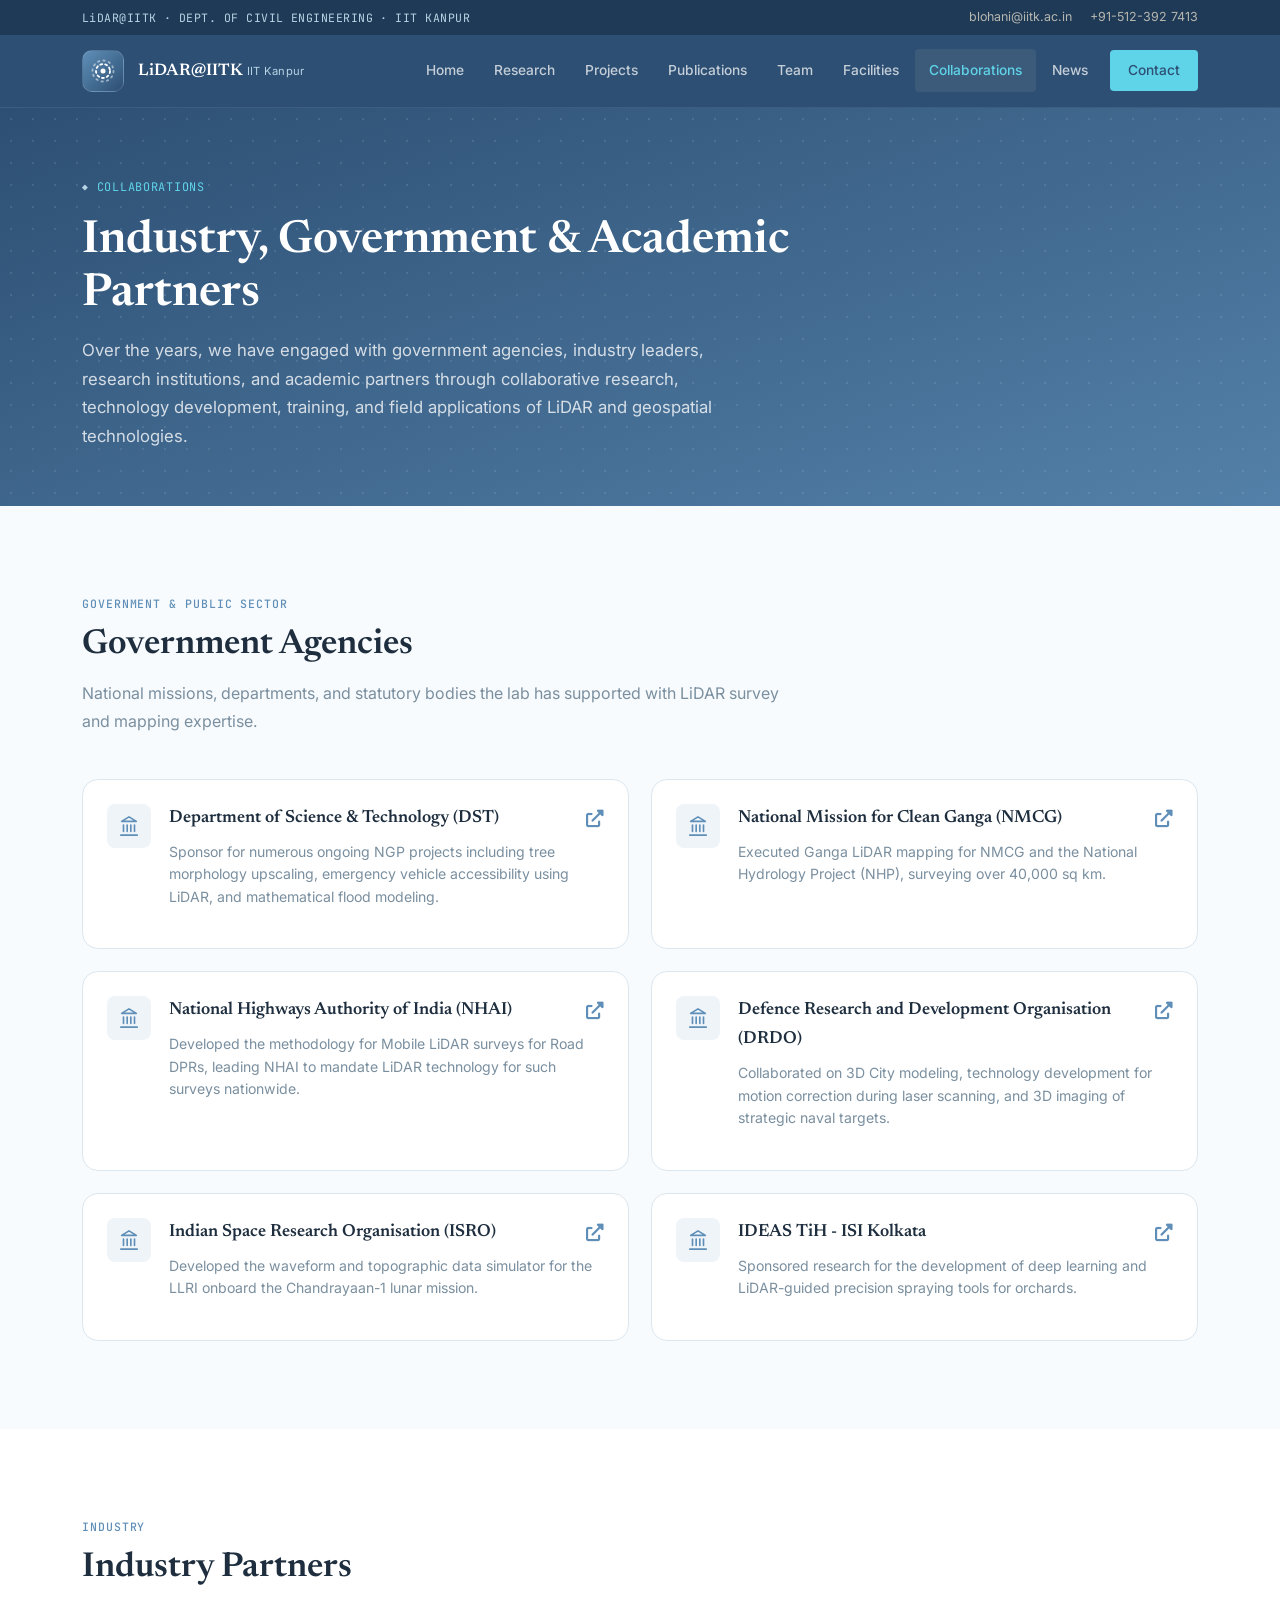
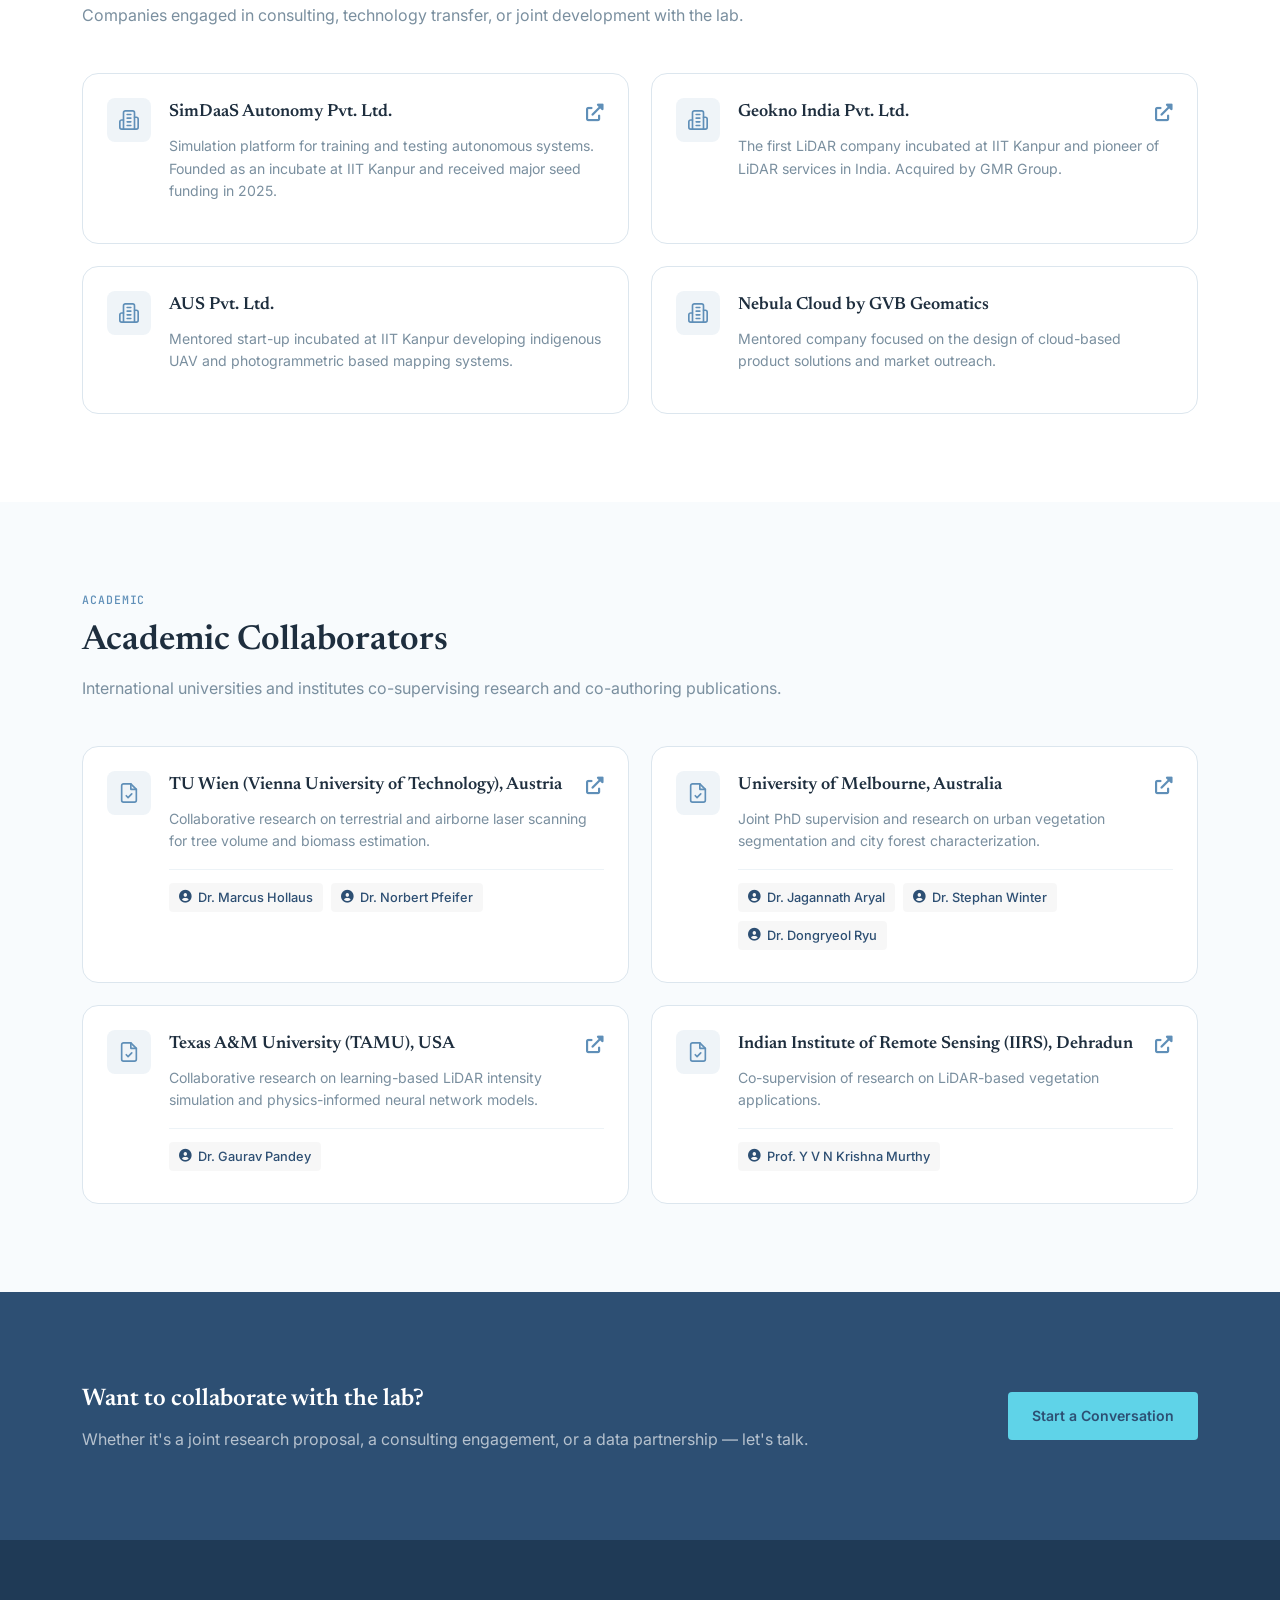
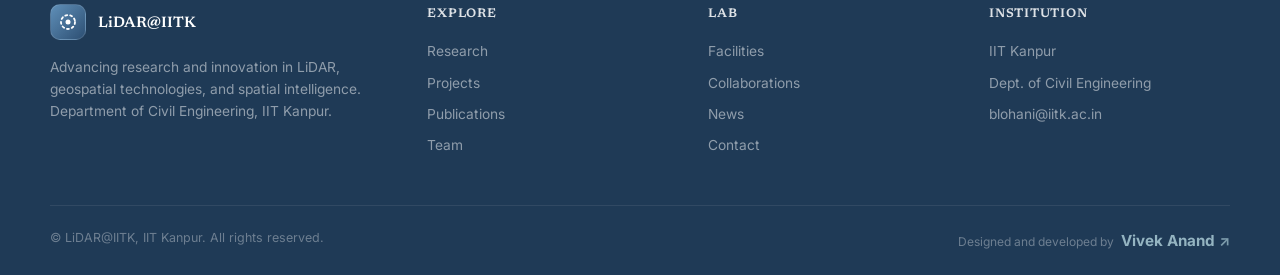
<file: collaborations.html>
<!DOCTYPE html>
<html lang="en">
<head>
<meta charset="UTF-8">
<meta name="viewport" content="width=device-width, initial-scale=1.0">
<title>Collaborations — LiDAR@IITK, IIT Kanpur</title>
<meta name="description" content="Industry, government, and academic collaborators of the Geoinformatics Laboratory, IIT Kanpur.">
<link rel="preconnect" href="https://fonts.googleapis.com">
<link rel="preconnect" href="https://fonts.gstatic.com" crossorigin>
<link rel="stylesheet" href="css/style.css">
<link href="https://cdnjs.cloudflare.com/ajax/libs/font-awesome/6.0.0/css/all.min.css" rel="stylesheet">
<style>
  .collab-card { display: flex; gap: 18px; align-items: flex-start; padding: 24px; background: var(--white); border: 1px solid var(--line); border-radius: var(--r-lg); transition: border-color .2s, box-shadow .2s; height: 100%;}
  .collab-card:hover { border-color: var(--steel); box-shadow: var(--shadow); }
  .collab-icon { flex-shrink: 0; width: 44px; height: 44px; border-radius: var(--r); background: var(--steel-10); display: flex; align-items: center; justify-content: center; }
  .collab-icon svg { width: 22px; height: 22px; stroke: var(--steel); }
  .collab-content { flex: 1; }
  .collab-title-row { display: flex; justify-content: space-between; align-items: flex-start; margin-bottom: 8px;}
  .collab-card h3 { font-size: 1.1rem; color: var(--ink); margin: 0; }
  .collab-desc { font-size: 0.88rem; color: var(--muted); line-height: 1.6; margin-bottom: 16px; }
  
  /* Styling for specific collaborator names and links */
  .collab-persons { border-top: 1px solid var(--line-soft); padding-top: 12px; margin-top: auto; }
  .collab-person { display: inline-flex; align-items: center; gap: 6px; font-size: 0.8rem; color: var(--navy); font-weight: 500; background: rgba(0, 0, 0, 0.03); padding: 4px 10px; border-radius: 4px; margin-right: 8px; margin-bottom: 8px; text-decoration: none; transition: background 0.2s;}
  .collab-person:hover { background: rgba(0, 0, 0, 0.08); }
  .org-link { color: var(--steel); transition: color 0.2s; font-size: 1.1rem; }
  .org-link:hover { color: var(--navy); }
</style>
</head>
<body>

<div class="topbar">
  <div class="container">
    <span class="topbar-tag">LiDAR@IITK · DEPT. OF CIVIL ENGINEERING · IIT KANPUR</span>
    <div class="topbar-links">
      <a href="mailto:blohani@iitk.ac.in">blohani@iitk.ac.in</a>
      <a href="tel:+915123927413">+91-512-392 7413</a>
    </div>
  </div>
</div>

<header class="site-nav">
  <div class="container nav-row">
    <a class="brand" href="index.html">
      <span class="brand-mark">
        <svg viewBox="0 0 24 24" fill="none" stroke="white" stroke-width="1.8" stroke-linecap="round" stroke-linejoin="round">
          <circle cx="12" cy="12" r="2.5" fill="white" stroke="none"/>
          <circle cx="12" cy="12" r="7" stroke-dasharray="2 3"/>
          <circle cx="12" cy="12" r="10.5" stroke-dasharray="1.5 4" opacity="0.5"/>
        </svg>
      </span>
      <span class="brand-text">
        <span class="b1">LiDAR@IITK</span>
        <span class="b2">IIT Kanpur</span>
      </span>
    </a>
    <nav class="nav-links">
      <a href="index.html">Home</a>
      <a href="research.html">Research</a>
      <a href="projects.html">Projects</a>
      <a href="publications.html">Publications</a>
      <a href="team.html">Team</a>
      <a href="facilities.html">Facilities</a>
      <a href="collaborations.html">Collaborations</a>
      <a href="news.html">News</a>
      <a href="contact.html" class="nav-cta">Contact</a>
    </nav>
    <button class="nav-toggle" aria-label="Toggle menu">
      <svg viewBox="0 0 24 24" fill="none" stroke="currentColor" stroke-width="2" stroke-linecap="round"><line x1="3" y1="6" x2="21" y2="6"/><line x1="3" y1="12" x2="21" y2="12"/><line x1="3" y1="18" x2="21" y2="18"/></svg>
    </button>
  </div>
  <div class="mobile-menu">
    <a href="index.html">Home</a>
    <a href="research.html">Research</a>
    <a href="projects.html">Projects</a>
    <a href="publications.html">Publications</a>
    <a href="team.html">Team</a>
    <a href="facilities.html">Facilities</a>
    <a href="collaborations.html">Collaborations</a>
    <a href="news.html">News</a>
    <a href="contact.html">Contact</a>
  </div>
</header>

<main>

  <div class="page-header">
    <div class="scan-field"></div>
    <div class="container">
      <div class="page-eyebrow">Collaborations</div>
      <h1>Industry, Government &amp; Academic Partners</h1>
      <p class="lead">Over the years, we have engaged with government agencies, industry leaders, research institutions, and academic partners through collaborative research, technology development, training, and field applications of LiDAR and geospatial technologies.</p>
    </div>
  </div>

  <section class="section">
    <div class="container">
      <div class="section-head">
        <div class="kicker">Government &amp; Public Sector</div>
        <h2 class="section-title">Government Agencies</h2>
        <p class="section-desc">National missions, departments, and statutory bodies the lab has supported with LiDAR survey and mapping expertise.</p>
      </div>
      <div class="grid-2" id="government-grid"></div>
    </div>
  </section>

  <section class="section alt">
    <div class="container">
      <div class="section-head">
        <div class="kicker">Industry</div>
        <h2 class="section-title">Industry Partners</h2>
        <p class="section-desc">Companies engaged in consulting, technology transfer, or joint development with the lab.</p>
      </div>
      <div class="grid-2" id="industry-grid"></div>
    </div>
  </section>

  <section class="section">
    <div class="container">
      <div class="section-head">
        <div class="kicker">Academic</div>
        <h2 class="section-title">Academic Collaborators</h2>
        <p class="section-desc">International universities and institutes co-supervising research and co-authoring publications.</p>
      </div>
      <div class="grid-2" id="academic-grid"></div>
    </div>
  </section>

  <section class="section navy">
    <div class="container">
      <div class="cta-band" style="background:transparent;padding:0;display:flex;align-items:center;justify-content:space-between;gap:32px;flex-wrap:wrap;">
        <div>
          <h2 style="color:#fff;font-size:1.5rem;">Want to collaborate with the lab?</h2>
          <p style="color:rgba(255,255,255,0.65);margin-top:6px;">Whether it's a joint research proposal, a consulting engagement, or a data partnership — let's talk.</p>
        </div>
        <a href="contact.html" class="btn btn-primary">Start a Conversation</a>
      </div>
    </div>
  </section>

</main>

<footer class="site-footer">
  <div class="container footer-top">
    <div class="footer-grid">
      <div class="footer-col">
        <div class="footer-brand">
          <span class="brand-mark" style="width:36px;height:36px;">
            <svg viewBox="0 0 24 24" fill="none" stroke="white" stroke-width="1.8" stroke-linecap="round" stroke-linejoin="round" width="20" height="20">
              <circle cx="12" cy="12" r="2.5" fill="white" stroke="none"/>
              <circle cx="12" cy="12" r="7" stroke-dasharray="2 3"/>
            </svg>
          </span>
          <span class="brand-text"><span class="b1" style="font-size:0.95rem;">LiDAR@IITK</span></span>
        </div>
        <p>Advancing research and innovation in LiDAR, geospatial technologies, and spatial intelligence. Department of Civil Engineering, IIT Kanpur.</p>
      </div>
      <div class="footer-col">
        <h4>Explore</h4>
        <a href="research.html">Research</a>
        <a href="projects.html">Projects</a>
        <a href="publications.html">Publications</a>
        <a href="team.html">Team</a>
      </div>
      <div class="footer-col">
        <h4>Lab</h4>
        <a href="facilities.html">Facilities</a>
        <a href="collaborations.html">Collaborations</a>
        <a href="news.html">News</a>
        <a href="contact.html">Contact</a>
      </div>
      <div class="footer-col">
        <h4>Institution</h4>
        <a href="https://www.iitk.ac.in" target="_blank" rel="noopener">IIT Kanpur</a>
        <a href="https://www.iitk.ac.in/ce/" target="_blank" rel="noopener">Dept. of Civil Engineering</a>
        <a href="mailto:blohani@iitk.ac.in">blohani@iitk.ac.in</a>
      </div>
    </div>
  </div>
  <div class="container footer-bottom">
    <span>
        © LiDAR@IITK, IIT Kanpur. All rights reserved.
    </span>

    <span class="footer-credit">
      Designed and developed by
      <a href="https://home.iitk.ac.in/~viveka21/"
         target="_blank"
         rel="noopener"
         class="developer-link">
         Vivek Anand
      </a>
  </span>
</div>
</footer>

<script src="js/main.js"></script>
<script>
GeoLab.fetchJSON('data/collaborations.json').then(function (data) {
  // We wrap the cards in a div with display:flex so they stretch to the same height.
  renderCollabs('government-grid', data.government, 'landmark');
  renderCollabs('industry-grid', data.industry, 'building-2');
  renderCollabs('academic-grid', data.academic, 'file-check');
}).catch(function () {
  ['government-grid','industry-grid','academic-grid'].forEach(function (id) {
    GeoLab.showError(document.getElementById(id), 'collaborations');
  });
});

function renderCollabs(elId, items, icon) {
  var el = document.getElementById(elId);
  if (!items || !items.length) { el.innerHTML = GeoLab.emptyState('No entries yet in this category.'); return; }
  
  el.innerHTML = items.map(function (c) {
    var orgLink = c.link ? '<a href="' + GeoLab.escapeHTML(c.link) + '" target="_blank" class="org-link"><i class="fas fa-external-link-alt"></i></a>' : '';
    
    var personsHtml = '';
    if (c.persons && c.persons.length > 0) {
      personsHtml = '<div class="collab-persons">' + c.persons.map(function(p) {
        if (p.link) {
          return '<a href="' + GeoLab.escapeHTML(p.link) + '" target="_blank" class="collab-person"><i class="fas fa-user-circle"></i> ' + GeoLab.escapeHTML(p.name) + '</a>';
        } else {
          return '<span class="collab-person"><i class="fas fa-user-circle"></i> ' + GeoLab.escapeHTML(p.name) + '</span>';
        }
      }).join('') + '</div>';
    }

    return '<div style="display:flex; flex-direction:column;">' +
             '<div class="collab-card">' +
               '<div class="collab-icon">' + GeoLab.svgIcon(icon) + '</div>' +
               '<div class="collab-content">' +
                 '<div class="collab-title-row">' +
                   '<h3>' + GeoLab.escapeHTML(c.name) + '</h3>' +
                   orgLink +
                 '</div>' +
                 '<p class="collab-desc">' + GeoLab.escapeHTML(c.description) + '</p>' +
                 personsHtml +
               '</div>' +
             '</div>' +
           '</div>';
  }).join('');
}
</script>
</body>
</html>
</file>
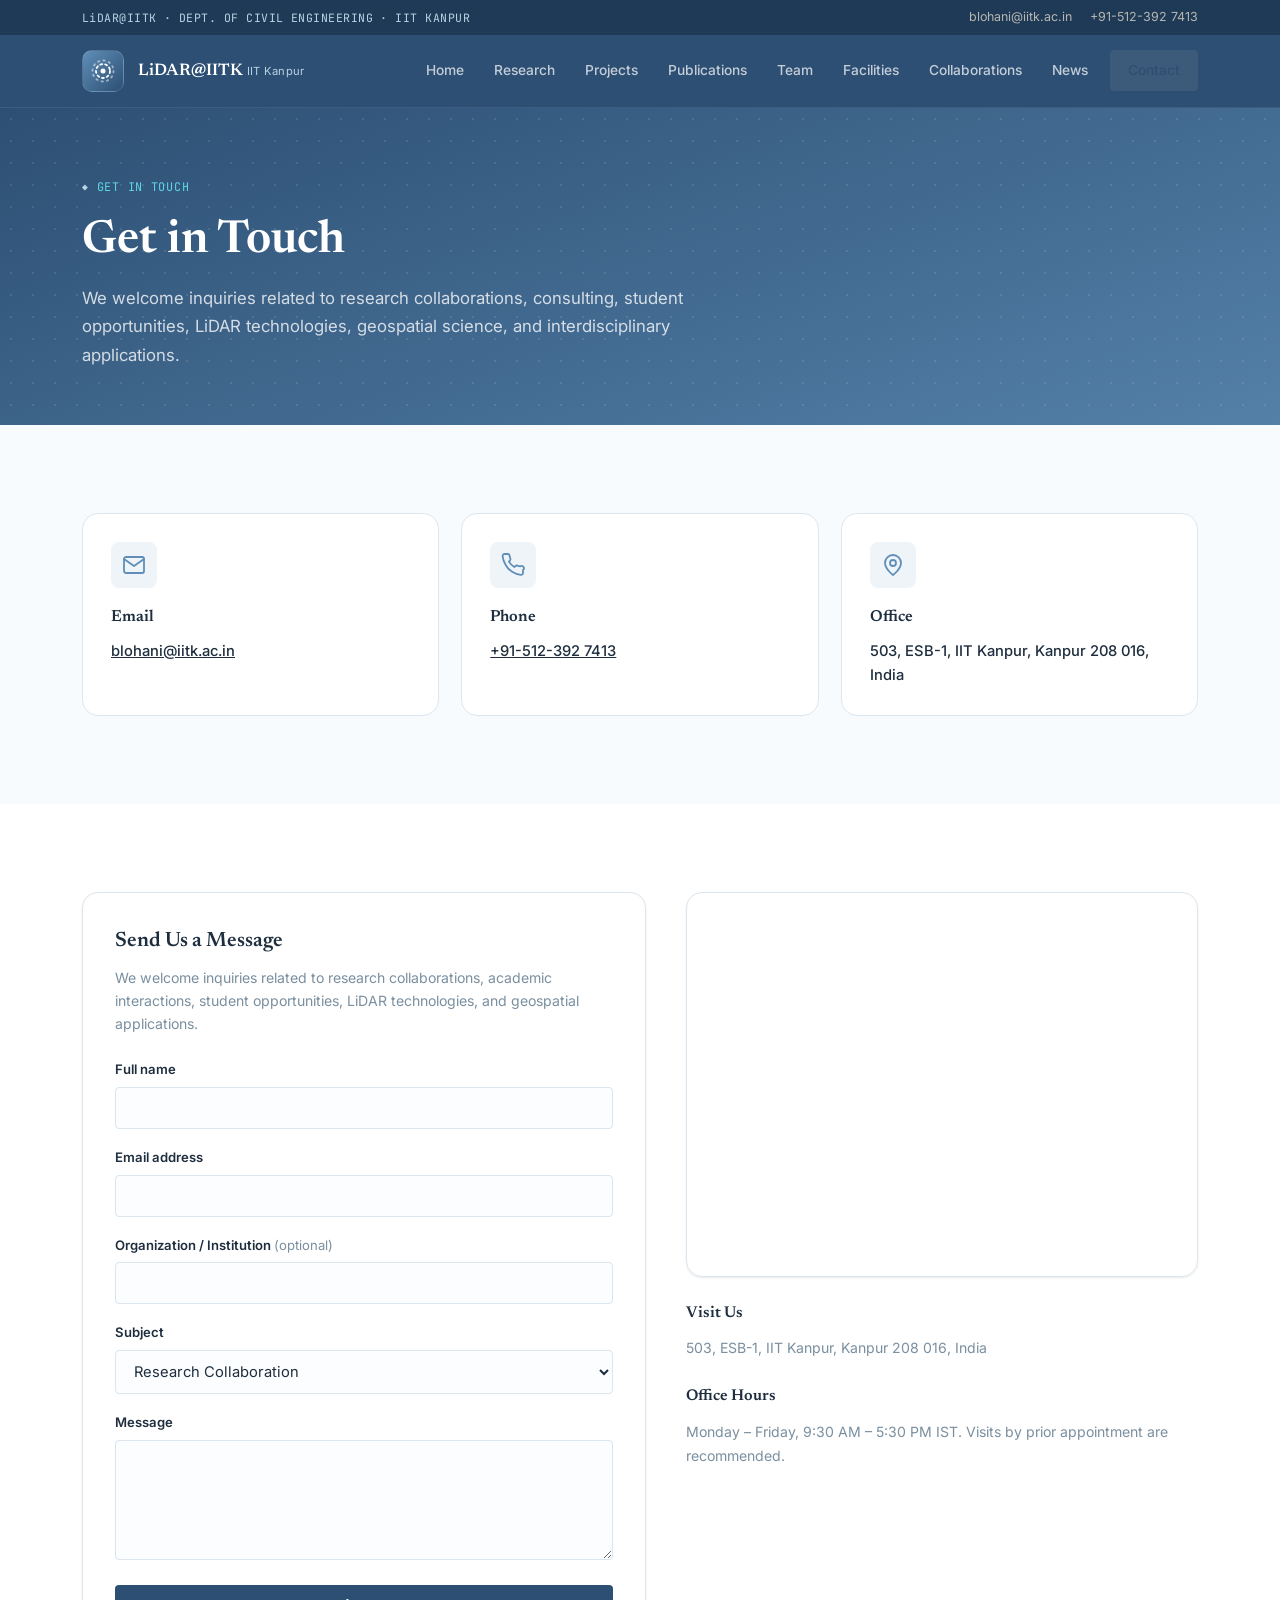
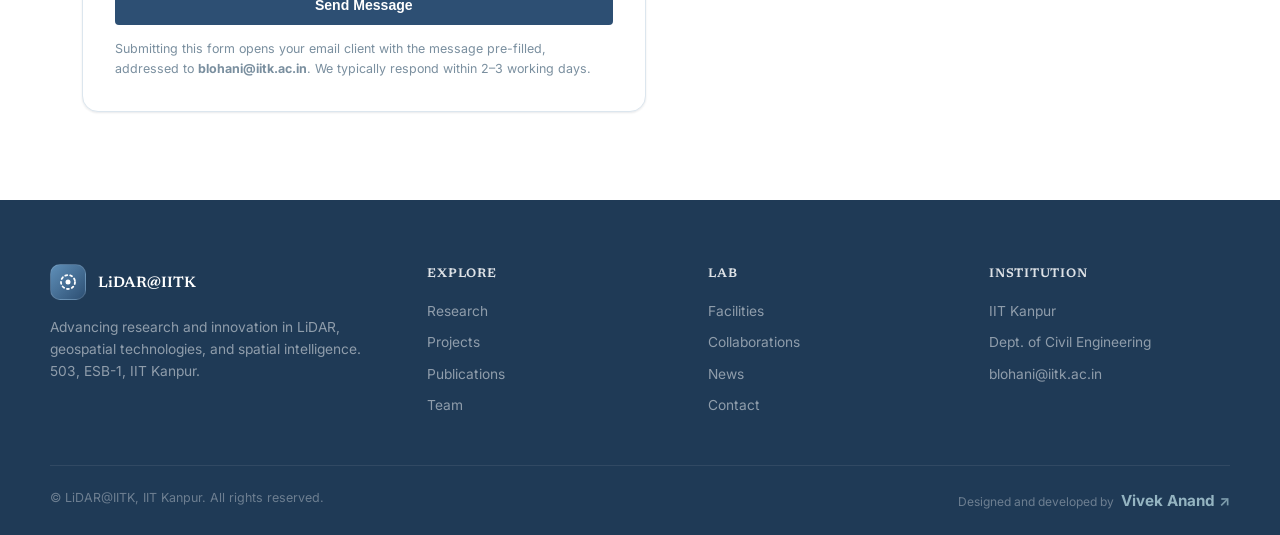
<file: contact.html>
<!DOCTYPE html>
<html lang="en">
<head>
<meta charset="UTF-8">
<meta name="viewport" content="width=device-width, initial-scale=1.0">
<title>Contact — LiDAR@IITK, IIT Kanpur</title>
<meta name="description" content="Get in touch with the Geoinformatics Laboratory, IIT Kanpur for research collaboration, industry partnerships, or any LiDAR-related query.">
<link rel="preconnect" href="https://fonts.googleapis.com">
<link rel="preconnect" href="https://fonts.gstatic.com" crossorigin>
<link rel="stylesheet" href="css/style.css">
<style>
  .contact-grid { display: grid; grid-template-columns: repeat(3, 1fr); gap: 22px; }
  .contact-card { text-align: left; }
  .contact-card a, .contact-card .ctext { display: block; font-size: 0.92rem; color: var(--ink); font-weight: 500; word-break: break-word; }
  .contact-card a:hover { color: var(--steel); }

  .contact-layout { display: grid; grid-template-columns: 1.1fr 1fr; gap: 40px; align-items: start; }
  @media (max-width: 980px) { .contact-layout { grid-template-columns: 1fr; } .contact-grid { grid-template-columns: 1fr 1fr; } }
  @media (max-width: 640px) { .contact-grid { grid-template-columns: 1fr; } }

  .form-card {
    background: var(--white); border: 1px solid var(--line); border-radius: var(--r-lg);
    padding: 32px; box-shadow: var(--shadow-sm);
  }
  .form-row { margin-bottom: 18px; }
  .form-row label {
    display: block; font-size: 0.82rem; font-weight: 600; color: var(--ink); margin-bottom: 6px;
  }
  .form-row input, .form-row select, .form-row textarea {
    width: 100%; padding: 11px 14px; border: 1.5px solid var(--line); border-radius: var(--r-sm);
    font-family: var(--f-body); font-size: 0.92rem; color: var(--ink); background: var(--off-white);
    transition: border-color 0.15s;
  }
  .form-row input:focus, .form-row select:focus, .form-row textarea:focus {
    outline: none; border-color: var(--steel); background: var(--white);
  }
  .form-row textarea { resize: vertical; min-height: 120px; }
  .form-note { font-size: 0.78rem; color: var(--muted); margin-top: 14px; line-height: 1.6; }

  .map-wrap {
    border-radius: var(--r-lg); overflow: hidden; border: 1px solid var(--line);
    box-shadow: var(--shadow-sm); aspect-ratio: 4 / 3;
  }
  .map-wrap iframe { width: 100%; height: 100%; border: 0; display: block; }

  .office-block { margin-top: 24px; }
  .office-block h3 { font-size: 0.98rem; margin-bottom: 10px; }
  .office-block p { font-size: 0.88rem; color: var(--muted); line-height: 1.7; }
</style>
</head>
<body>

<div class="topbar">
  <div class="container">
    <span class="topbar-tag">LiDAR@IITK · DEPT. OF CIVIL ENGINEERING · IIT KANPUR</span>
    <div class="topbar-links">
      <a href="mailto:blohani@iitk.ac.in">blohani@iitk.ac.in</a>
      <a href="tel:+915123927413">+91-512-392 7413</a>
    </div>
  </div>
</div>

<header class="site-nav">
  <div class="container nav-row">
    <a class="brand" href="index.html">
      <span class="brand-mark">
        <svg viewBox="0 0 24 24" fill="none" stroke="white" stroke-width="1.8" stroke-linecap="round" stroke-linejoin="round">
          <circle cx="12" cy="12" r="2.5" fill="white" stroke="none"/>
          <circle cx="12" cy="12" r="7" stroke-dasharray="2 3"/>
          <circle cx="12" cy="12" r="10.5" stroke-dasharray="1.5 4" opacity="0.5"/>
        </svg>
      </span>
      <span class="brand-text">
        <span class="b1">LiDAR@IITK</span>
        <span class="b2">IIT Kanpur</span>
      </span>
    </a>
    <nav class="nav-links">
      <a href="index.html">Home</a>
      <a href="research.html">Research</a>
      <a href="projects.html">Projects</a>
      <a href="publications.html">Publications</a>
      <a href="team.html">Team</a>
      <a href="facilities.html">Facilities</a>
      <a href="collaborations.html">Collaborations</a>
      <a href="news.html">News</a>
      <a href="contact.html" class="nav-cta">Contact</a>
    </nav>
    <button class="nav-toggle" aria-label="Toggle menu">
      <svg viewBox="0 0 24 24" fill="none" stroke="currentColor" stroke-width="2" stroke-linecap="round"><line x1="3" y1="6" x2="21" y2="6"/><line x1="3" y1="12" x2="21" y2="12"/><line x1="3" y1="18" x2="21" y2="18"/></svg>
    </button>
  </div>
  <div class="mobile-menu">
    <a href="index.html">Home</a>
    <a href="research.html">Research</a>
    <a href="projects.html">Projects</a>
    <a href="publications.html">Publications</a>
    <a href="team.html">Team</a>
    <a href="facilities.html">Facilities</a>
    <a href="collaborations.html">Collaborations</a>
    <a href="news.html">News</a>
    <a href="contact.html">Contact</a>
  </div>
</header>

<main>

  <div class="page-header">
    <div class="scan-field"></div>
    <div class="container">
      <div class="page-eyebrow">Get in Touch</div>
      <h1>Get in Touch</h1>
      <p class="lead">We welcome inquiries related to research collaborations, consulting, student opportunities, LiDAR technologies, geospatial science, and interdisciplinary applications.</p>
    </div>
  </div>

  <!-- CONTACT CARDS -->
  <section class="section">
    <div class="container">
      <div class="contact-grid" id="contact-cards">
        <!-- populated by JS -->
      </div>
    </div>
  </section>

  <!-- FORM + MAP -->
  <section class="section alt">
    <div class="container">
      <div class="contact-layout">

        <div class="form-card">
          <h2 style="font-size:1.3rem;margin-bottom:6px;">Send Us a Message</h2>
          <p style="font-size:0.88rem;color:var(--muted);margin-bottom:24px;">We welcome inquiries related to research collaborations, academic interactions, student opportunities, LiDAR technologies, and geospatial applications.</p>
          <form id="contact-form">
            <div class="form-row">
              <label for="cf-name">Full name</label>
              <input type="text" id="cf-name" name="name" required>
            </div>
            <div class="form-row">
              <label for="cf-email">Email address</label>
              <input type="email" id="cf-email" name="email" required>
            </div>
            <div class="form-row">
              <label for="cf-org">Organization / Institution <span style="font-weight:400;color:var(--muted);">(optional)</span></label>
              <input type="text" id="cf-org" name="org">
            </div>
            <div class="form-row">
              <label for="cf-subject">Subject</label>
              <select id="cf-subject" name="subject">
                <option>Research Collaboration</option>
                <option>Industry Partnership</option>
                <option>PhD / MTech Admission Query</option>
                <option>LiDAR Technical Query</option>
                <option>Media / Press</option>
                <option>Other</option>
              </select>
            </div>
            <div class="form-row">
              <label for="cf-message">Message</label>
              <textarea id="cf-message" name="message" required></textarea>
            </div>
            <button type="submit" class="btn btn-primary" style="background:var(--navy);color:#fff;width:100%;justify-content:center;">Send Message</button>
            <p class="form-note">Submitting this form opens your email client with the message pre-filled, addressed to <strong>blohani@iitk.ac.in</strong>. We typically respond within 2–3 working days.</p>
          </form>
        </div>

        <div>
          <div class="map-wrap">
            <iframe
              src="https://www.google.com/maps?q=Department+of+Civil+Engineering,+IIT+Kanpur,+Kanpur,+Uttar+Pradesh+208016&output=embed"
              allowfullscreen="" loading="lazy" referrerpolicy="no-referrer-when-downgrade"
              title="Location of the 503, ESB-1, IIT Kanpur">
            </iframe>
          </div>
          <div class="office-block">
            <h3>Visit Us</h3>
            <p id="office-address">Room 503, ESB-1, Indian Institute of Technology Kanpur, Kanpur 208 016, Uttar Pradesh, India</p>
          </div>
          <div class="office-block">
            <h3>Office Hours</h3>
            <p>Monday – Friday, 9:30 AM – 5:30 PM IST. Visits by prior appointment are recommended.</p>
          </div>
        </div>

      </div>
    </div>
  </section>

</main>

<footer class="site-footer">
  <div class="container footer-top">
    <div class="footer-grid">
      <div class="footer-col">
        <div class="footer-brand">
          <span class="brand-mark" style="width:36px;height:36px;">
            <svg viewBox="0 0 24 24" fill="none" stroke="white" stroke-width="1.8" stroke-linecap="round" stroke-linejoin="round" width="20" height="20">
              <circle cx="12" cy="12" r="2.5" fill="white" stroke="none"/>
              <circle cx="12" cy="12" r="7" stroke-dasharray="2 3"/>
            </svg>
          </span>
          <span class="brand-text"><span class="b1" style="font-size:0.95rem;">LiDAR@IITK</span></span>
        </div>
        <p>Advancing research and innovation in LiDAR, geospatial technologies, and spatial intelligence. 503, ESB-1, IIT Kanpur.</p>
      </div>
      <div class="footer-col">
        <h4>Explore</h4>
        <a href="research.html">Research</a>
        <a href="projects.html">Projects</a>
        <a href="publications.html">Publications</a>
        <a href="team.html">Team</a>
      </div>
      <div class="footer-col">
        <h4>Lab</h4>
        <a href="facilities.html">Facilities</a>
        <a href="collaborations.html">Collaborations</a>
        <a href="news.html">News</a>
        <a href="contact.html">Contact</a>
      </div>
      <div class="footer-col">
        <h4>Institution</h4>
        <a href="https://www.iitk.ac.in" target="_blank" rel="noopener">IIT Kanpur</a>
        <a href="https://www.iitk.ac.in/ce/" target="_blank" rel="noopener">Dept. of Civil Engineering</a>
        <a href="mailto:blohani@iitk.ac.in">blohani@iitk.ac.in</a>
      </div>
    </div>
  </div>
  <div class="container footer-bottom">
    <span>
        © LiDAR@IITK, IIT Kanpur. All rights reserved.
    </span>

    <span class="footer-credit">
      Designed and developed by
      <a href="https://home.iitk.ac.in/~viveka21/"
         target="_blank"
         rel="noopener"
         class="developer-link">
         Vivek Anand
      </a>
  </span>
</div>
</footer>

<script src="js/main.js"></script>
<script>
GeoLab.fetchJSON('data/team.json').then(function (data) {
  renderContactCards(data.professor || {});
}).catch(function () {
  renderContactCards({
    email: 'blohani@iitk.ac.in',
    phone: '+91-512-392 7413',
    office: '503, ESB-1, IIT Kanpur, Kanpur 208 016, India'
  });
});

function renderContactCards(prof) {
  var el = document.getElementById('contact-cards');
  var email = prof.email || 'blohani@iitk.ac.in';
  var phone = prof.phone || '+91-512-392 7413';
  var office = prof.office || '503, ESB-1, IIT Kanpur, Kanpur 208 016, India';
  el.innerHTML =
    '<div class="card contact-card">' +
      '<div class="card-icon">' + svgMail() + '</div>' +
      '<h3>Email</h3>' +
      '<a href="mailto:' + GeoLab.escapeHTML(email) + '">' + GeoLab.escapeHTML(email) + '</a>' +
    '</div>' +
    '<div class="card contact-card">' +
      '<div class="card-icon">' + svgPhone() + '</div>' +
      '<h3>Phone</h3>' +
      '<a href="tel:' + GeoLab.escapeHTML(phone.replace(/[^+\d]/g, '')) + '">' + GeoLab.escapeHTML(phone) + '</a>' +
    '</div>' +
    '<div class="card contact-card">' +
      '<div class="card-icon">' + svgPin() + '</div>' +
      '<h3>Office</h3>' +
      '<span class="ctext">' + GeoLab.escapeHTML(office) + '</span>' +
    '</div>';
  var addrEl = document.getElementById('office-address');
  if (addrEl) addrEl.textContent = office;
}

function svgMail() {
  return '<svg viewBox="0 0 24 24" fill="none" stroke="currentColor" stroke-width="1.8" stroke-linecap="round" stroke-linejoin="round"><path d="M4 4h16c1.1 0 2 .9 2 2v12c0 1.1-.9 2-2 2H4c-1.1 0-2-.9-2-2V6c0-1.1.9-2 2-2z"/><polyline points="22,6 12,13 2,6"/></svg>';
}
function svgPhone() {
  return '<svg viewBox="0 0 24 24" fill="none" stroke="currentColor" stroke-width="1.8" stroke-linecap="round" stroke-linejoin="round"><path d="M22 16.92v3a2 2 0 0 1-2.18 2 19.79 19.79 0 0 1-8.63-3.07A19.5 19.5 0 0 1 4.69 12 19.79 19.79 0 0 1 1.61 3.18 2 2 0 0 1 3.6 1h3a2 2 0 0 1 2 1.72c.127.96.361 1.903.7 2.81a2 2 0 0 1-.45 2.11L7.91 8.6a16 16 0 0 0 5.45 5.45l.96-.96a2 2 0 0 1 2.11-.45c.907.339 1.85.573 2.81.7A2 2 0 0 1 22 16.92z"/></svg>';
}
function svgPin() {
  return '<svg viewBox="0 0 24 24" fill="none" stroke="currentColor" stroke-width="1.8" stroke-linecap="round" stroke-linejoin="round"><path d="M20 10c0 6-8 12-8 12s-8-6-8-12a8 8 0 0 1 16 0Z"/><circle cx="12" cy="10" r="3"/></svg>';
}

document.getElementById('contact-form').addEventListener('submit', function (e) {
  e.preventDefault();
  var name = document.getElementById('cf-name').value;
  var email = document.getElementById('cf-email').value;
  var org = document.getElementById('cf-org').value;
  var subject = document.getElementById('cf-subject').value;
  var message = document.getElementById('cf-message').value;
  var body = 'Name: ' + name + '\nEmail: ' + email + (org ? '\nOrganization: ' + org : '') + '\n\n' + message;
  var mailto = 'mailto:blohani@iitk.ac.in?subject=' + encodeURIComponent('[Lab Website] ' + subject) + '&body=' + encodeURIComponent(body);
  window.location.href = mailto;
});
</script>
</body>
</html>
</file>
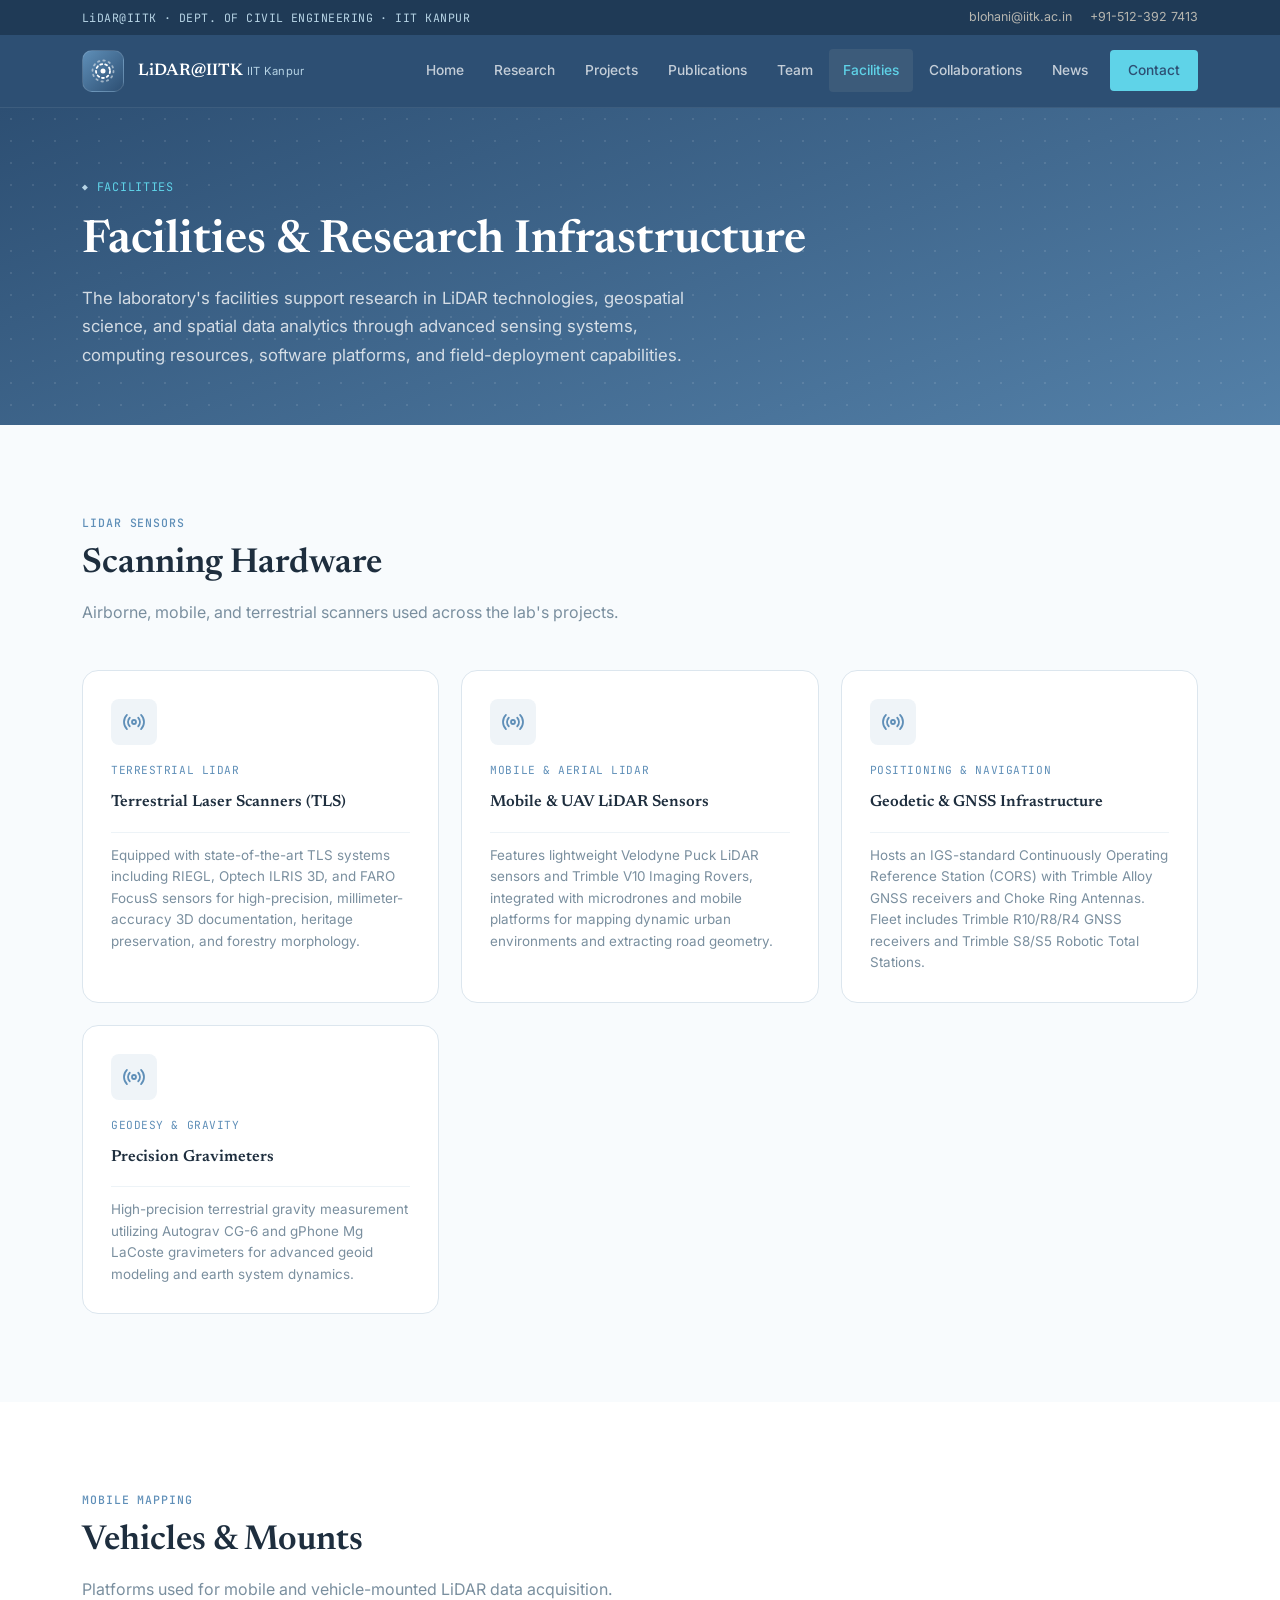
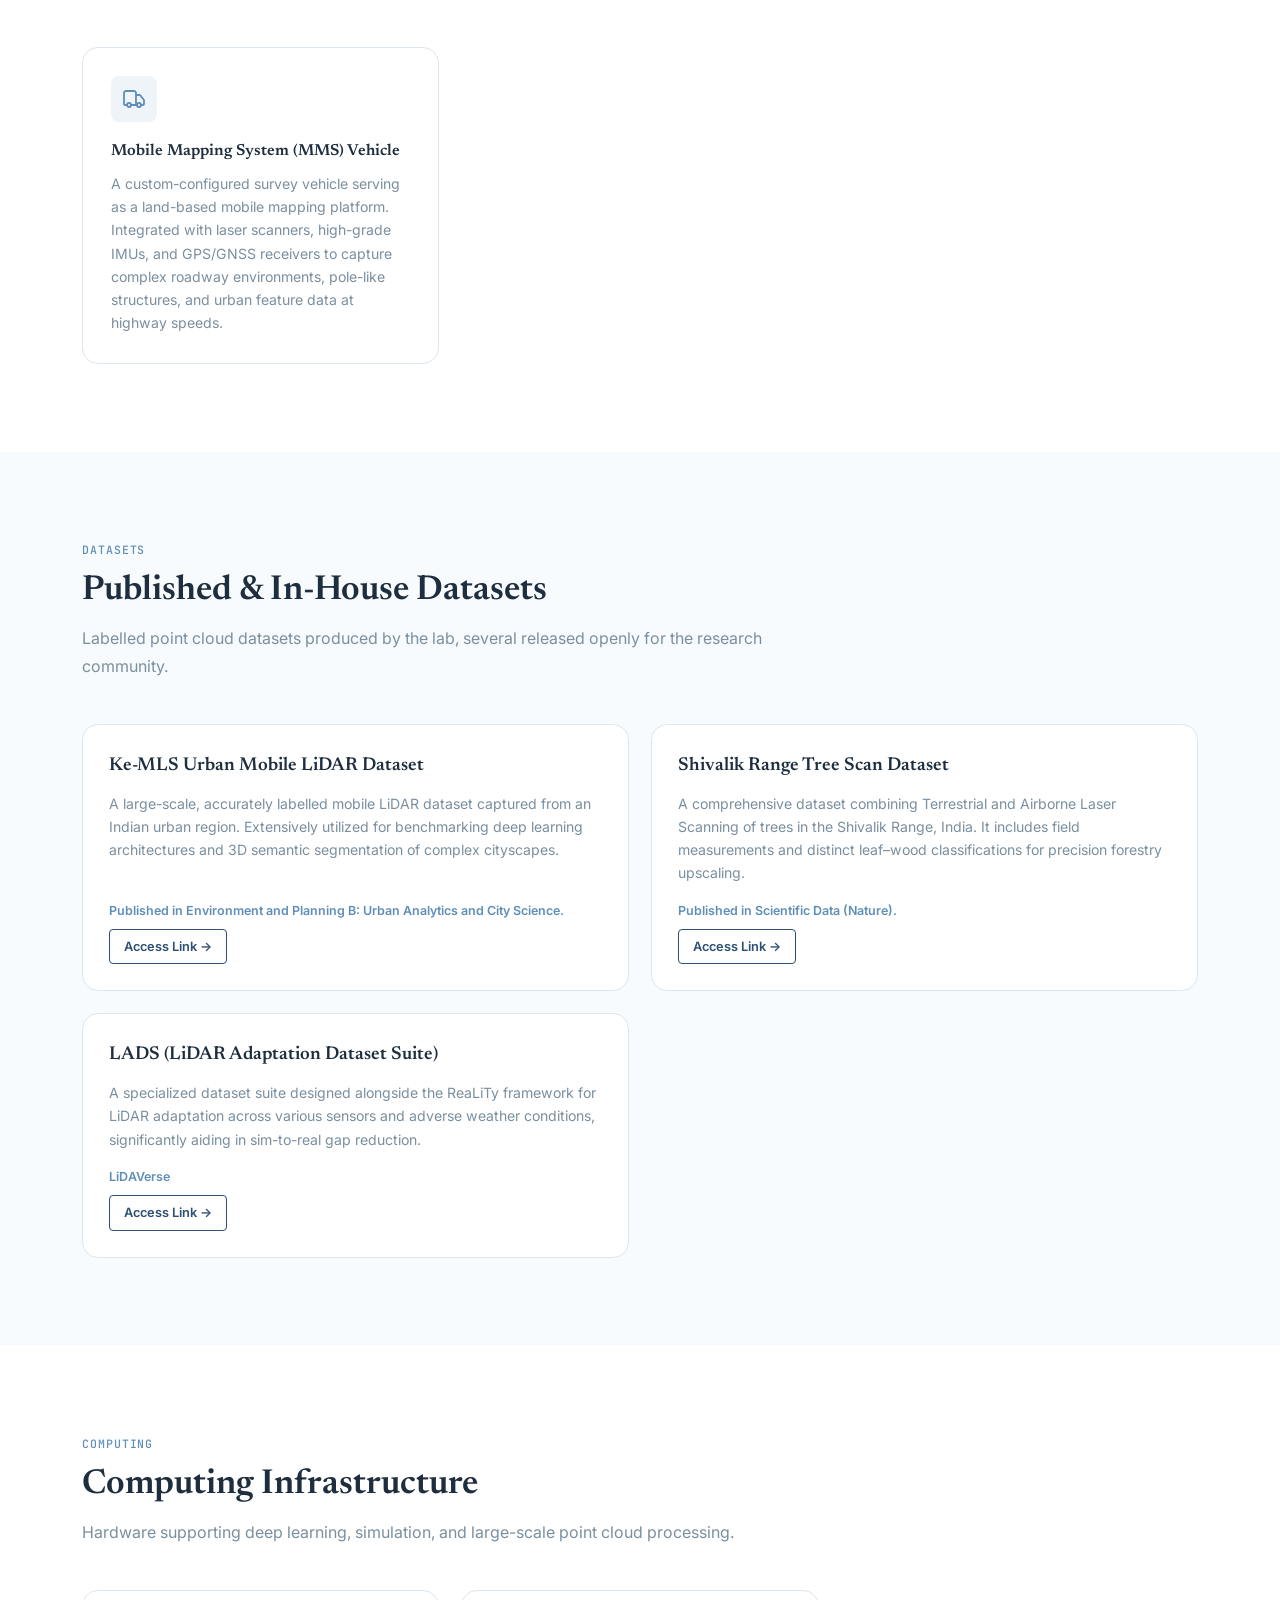
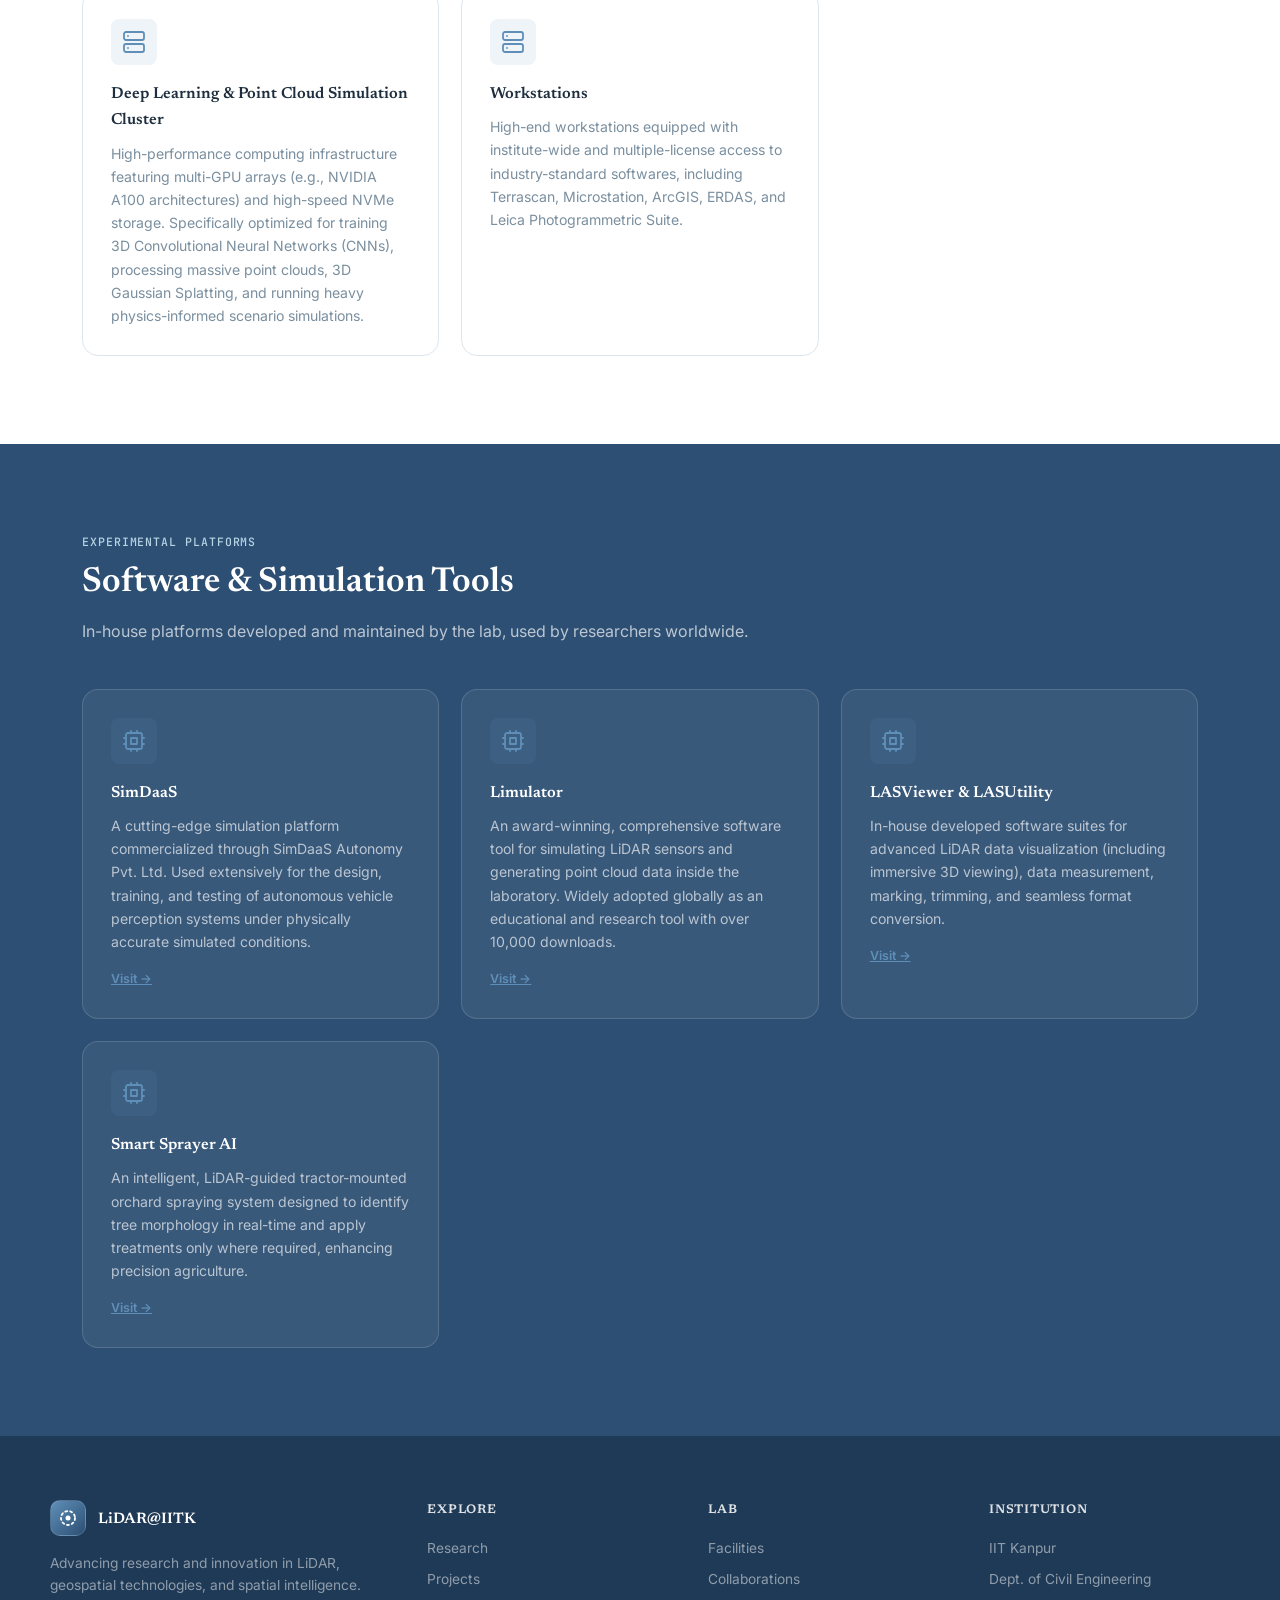
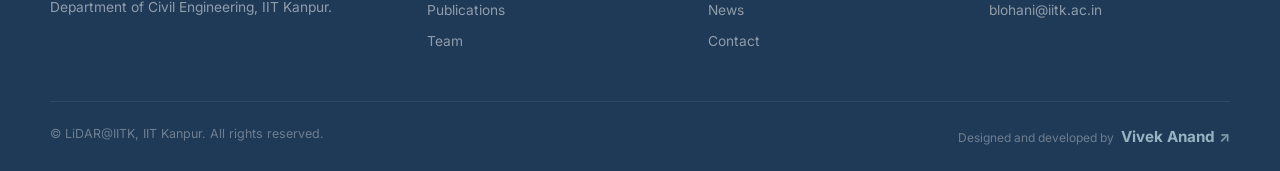
<file: facilities.html>
<!DOCTYPE html>
<html lang="en">
<head>
<meta charset="UTF-8">
<meta name="viewport" content="width=device-width, initial-scale=1.0">
<title>Facilities — LiDAR@IITK, IIT Kanpur</title>
<meta name="description" content="LiDAR sensors, vehicles, datasets, computing infrastructure, and experimental platforms at the Geoinformatics Laboratory, IIT Kanpur.">
<link rel="preconnect" href="https://fonts.googleapis.com">
<link rel="preconnect" href="https://fonts.gstatic.com" crossorigin>
<link rel="stylesheet" href="css/style.css">
<style>
  .facility-card { display: flex; flex-direction: column; height: 100%; }
  .facility-cat { font-family: var(--f-mono); font-size: 0.7rem; color: var(--steel); text-transform: uppercase; letter-spacing: 0.05em; margin-bottom: 10px; }
  .facility-specs { font-size: 0.84rem; color: var(--muted); line-height: 1.6; margin-top: 8px; padding-top: 12px; border-top: 1px solid var(--line-soft); }
  .dataset-card { background: var(--white); border: 1px solid var(--line); border-radius: var(--r-lg); padding: 26px; display: flex; flex-direction: column; justify-content: space-between; }
  .dataset-access { margin-top: 16px; font-size: 0.78rem; font-weight: 600; color: var(--steel); }
  .dataset-btn { display: inline-block; margin-top: 8px; padding: 6px 14px; border: 1px solid var(--navy); color: var(--navy); border-radius: 4px; text-decoration: none; font-size: 0.8rem; transition: all 0.2s; }
  .dataset-btn:hover { background: var(--navy); color: var(--white); }
</style>
</head>
<body>

<div class="topbar">
  <div class="container">
    <span class="topbar-tag">LiDAR@IITK · DEPT. OF CIVIL ENGINEERING · IIT KANPUR</span>
    <div class="topbar-links">
      <a href="mailto:blohani@iitk.ac.in">blohani@iitk.ac.in</a>
      <a href="tel:+915123927413">+91-512-392 7413</a>
    </div>
  </div>
</div>

<header class="site-nav">
  <div class="container nav-row">
    <a class="brand" href="index.html">
      <span class="brand-mark">
        <svg viewBox="0 0 24 24" fill="none" stroke="white" stroke-width="1.8" stroke-linecap="round" stroke-linejoin="round">
          <circle cx="12" cy="12" r="2.5" fill="white" stroke="none"/>
          <circle cx="12" cy="12" r="7" stroke-dasharray="2 3"/>
          <circle cx="12" cy="12" r="10.5" stroke-dasharray="1.5 4" opacity="0.5"/>
        </svg>
      </span>
      <span class="brand-text">
        <span class="b1">LiDAR@IITK</span>
        <span class="b2">IIT Kanpur</span>
      </span>
    </a>
    <nav class="nav-links">
      <a href="index.html">Home</a>
      <a href="research.html">Research</a>
      <a href="projects.html">Projects</a>
      <a href="publications.html">Publications</a>
      <a href="team.html">Team</a>
      <a href="facilities.html">Facilities</a>
      <a href="collaborations.html">Collaborations</a>
      <a href="news.html">News</a>
      <a href="contact.html" class="nav-cta">Contact</a>
    </nav>
    <button class="nav-toggle" aria-label="Toggle menu">
      <svg viewBox="0 0 24 24" fill="none" stroke="currentColor" stroke-width="2" stroke-linecap="round"><line x1="3" y1="6" x2="21" y2="6"/><line x1="3" y1="12" x2="21" y2="12"/><line x1="3" y1="18" x2="21" y2="18"/></svg>
    </button>
  </div>
  <div class="mobile-menu">
    <a href="index.html">Home</a>
    <a href="research.html">Research</a>
    <a href="projects.html">Projects</a>
    <a href="publications.html">Publications</a>
    <a href="team.html">Team</a>
    <a href="facilities.html">Facilities</a>
    <a href="collaborations.html">Collaborations</a>
    <a href="news.html">News</a>
    <a href="contact.html">Contact</a>
  </div>
</header>

<main>

  <div class="page-header">
    <div class="scan-field"></div>
    <div class="container">
      <div class="page-eyebrow">Facilities</div>
      <h1>Facilities & Research Infrastructure</h1>
      <p class="lead">The laboratory's facilities support research in LiDAR technologies, geospatial science, and spatial data analytics through advanced sensing systems, computing resources, software platforms, and field-deployment capabilities.</p>
    </div>
  </div>

  <section class="section">
    <div class="container">
      <div class="section-head">
        <div class="kicker">LiDAR Sensors</div>
        <h2 class="section-title">Scanning Hardware</h2>
        <p class="section-desc">Airborne, mobile, and terrestrial scanners used across the lab's projects.</p>
      </div>
      <div class="grid-3" id="sensors-grid"></div>
    </div>
  </section>

  <section class="section alt">
    <div class="container">
      <div class="section-head">
        <div class="kicker">Mobile Mapping</div>
        <h2 class="section-title">Vehicles &amp; Mounts</h2>
        <p class="section-desc">Platforms used for mobile and vehicle-mounted LiDAR data acquisition.</p>
      </div>
      <div class="grid-3" id="vehicles-grid"></div>
    </div>
  </section>

  <section class="section">
    <div class="container">
      <div class="section-head">
        <div class="kicker">Datasets</div>
        <h2 class="section-title">Published &amp; In-House Datasets</h2>
        <p class="section-desc">Labelled point cloud datasets produced by the lab, several released openly for the research community.</p>
      </div>
      <div class="grid-2" id="datasets-grid"></div>
    </div>
  </section>

  <section class="section alt">
    <div class="container">
      <div class="section-head">
        <div class="kicker">Computing</div>
        <h2 class="section-title">Computing Infrastructure</h2>
        <p class="section-desc">Hardware supporting deep learning, simulation, and large-scale point cloud processing.</p>
      </div>
      <div class="grid-3" id="computing-grid"></div>
    </div>
  </section>

  <section class="section navy">
    <div class="container">
      <div class="section-head">
        <div class="kicker">Experimental Platforms</div>
        <h2 class="section-title">Software &amp; Simulation Tools</h2>
        <p class="section-desc">In-house platforms developed and maintained by the lab, used by researchers worldwide.</p>
      </div>
      <div class="grid-3" id="platforms-grid"></div>
    </div>
  </section>

</main>

<footer class="site-footer">
  <div class="container footer-top">
    <div class="footer-grid">
      <div class="footer-col">
        <div class="footer-brand">
          <span class="brand-mark" style="width:36px;height:36px;">
            <svg viewBox="0 0 24 24" fill="none" stroke="white" stroke-width="1.8" stroke-linecap="round" stroke-linejoin="round" width="20" height="20">
              <circle cx="12" cy="12" r="2.5" fill="white" stroke="none"/>
              <circle cx="12" cy="12" r="7" stroke-dasharray="2 3"/>
            </svg>
          </span>
          <span class="brand-text"><span class="b1" style="font-size:0.95rem;">LiDAR@IITK</span></span>
        </div>
        <p>Advancing research and innovation in LiDAR, geospatial technologies, and spatial intelligence. Department of Civil Engineering, IIT Kanpur.</p>
      </div>
      <div class="footer-col">
        <h4>Explore</h4>
        <a href="research.html">Research</a>
        <a href="projects.html">Projects</a>
        <a href="publications.html">Publications</a>
        <a href="team.html">Team</a>
      </div>
      <div class="footer-col">
        <h4>Lab</h4>
        <a href="facilities.html">Facilities</a>
        <a href="collaborations.html">Collaborations</a>
        <a href="news.html">News</a>
        <a href="contact.html">Contact</a>
      </div>
      <div class="footer-col">
        <h4>Institution</h4>
        <a href="https://www.iitk.ac.in" target="_blank" rel="noopener">IIT Kanpur</a>
        <a href="https://www.iitk.ac.in/ce/" target="_blank" rel="noopener">Dept. of Civil Engineering</a>
        <a href="mailto:blohani@iitk.ac.in">blohani@iitk.ac.in</a>
      </div>
    </div>
  </div>
  <div class="container footer-bottom">
    <span>
        © LiDAR@IITK, IIT Kanpur. All rights reserved.
    </span>

    <span class="footer-credit">
      Designed and developed by
      <a href="https://home.iitk.ac.in/~viveka21/"
         target="_blank"
         rel="noopener"
         class="developer-link">
         Vivek Anand
      </a>
  </span>
</div>
</footer>

<script src="js/main.js"></script>
<script>
GeoLab.fetchJSON('data/facilities.json').then(function (data) {
  renderFacilityCards('sensors-grid', data.sensors, 'radar');
  renderFacilityCards('vehicles-grid', data.vehicles, 'truck');
  renderDatasets(data.datasets);
  renderFacilityCards('computing-grid', data.computing, 'server', false);
  renderFacilityCards('platforms-grid', data.platforms, 'cpu', true);
}).catch(function () {
  ['sensors-grid','vehicles-grid','datasets-grid','computing-grid','platforms-grid'].forEach(function (id) {
    GeoLab.showError(document.getElementById(id), 'facilities information');
  });
});

function renderFacilityCards(elId, items, icon, navy) {
  var el = document.getElementById(elId);
  if (!items || !items.length) { el.innerHTML = GeoLab.emptyState('No entries yet in this category.'); return; }
  el.innerHTML = items.map(function (f) {
    var cardClass = navy ? 'card' : 'card facility-card';
    var style = navy ? ' style="background:rgba(255,255,255,0.06);border-color:rgba(255,255,255,0.14);"' : '';
    var titleStyle = navy ? ' style="color:#fff;"' : '';
    var descStyle = navy ? ' style="color:rgba(255,255,255,0.65);"' : '';
    var specs = f.specs ? '<div class="facility-specs"' + descStyle + '>' + GeoLab.escapeHTML(f.specs) + '</div>' : '';
    var category = f.category ? '<div class="facility-cat">' + GeoLab.escapeHTML(f.category) + '</div>' : '';
    var link = f.link ? '<div class="dataset-access"><a href="' + GeoLab.escapeHTML(f.link) + '" target="_blank" rel="noopener">Visit →</a></div>' : '';
    return '<div class="' + cardClass + '"' + style + '>' +
      '<div class="card-icon">' + GeoLab.svgIcon(icon) + '</div>' +
      category +
      '<h3' + titleStyle + '>' + GeoLab.escapeHTML(f.name) + '</h3>' +
      '<p' + descStyle + '>' + GeoLab.escapeHTML(f.description || '') + '</p>' +
      specs + link +
      '</div>';
  }).join('');
}

function renderDatasets(items) {
  var el = document.getElementById('datasets-grid');
  if (!items || !items.length) { el.innerHTML = GeoLab.emptyState('No datasets listed yet.'); return; }
  el.innerHTML = items.map(function (d) {
    var accessText = '<span style="display:block;">' + GeoLab.escapeHTML(d.access) + '</span>';
    var linkBtn = d.link ? '<a href="' + GeoLab.escapeHTML(d.link) + '" class="dataset-btn" target="_blank" rel="noopener">Access Link &rarr;</a>' : '';
    return '<div class="dataset-card">' +
             '<div><h3 style="margin-bottom:10px;">' + GeoLab.escapeHTML(d.name) + '</h3>' +
             '<p style="font-size:0.88rem;color:var(--muted);line-height:1.65;">' + GeoLab.escapeHTML(d.description) + '</p></div>' +
             '<div class="dataset-access">' + accessText + linkBtn + '</div>' +
           '</div>';
  }).join('');
}
</script>
</body>
</html>
</file>
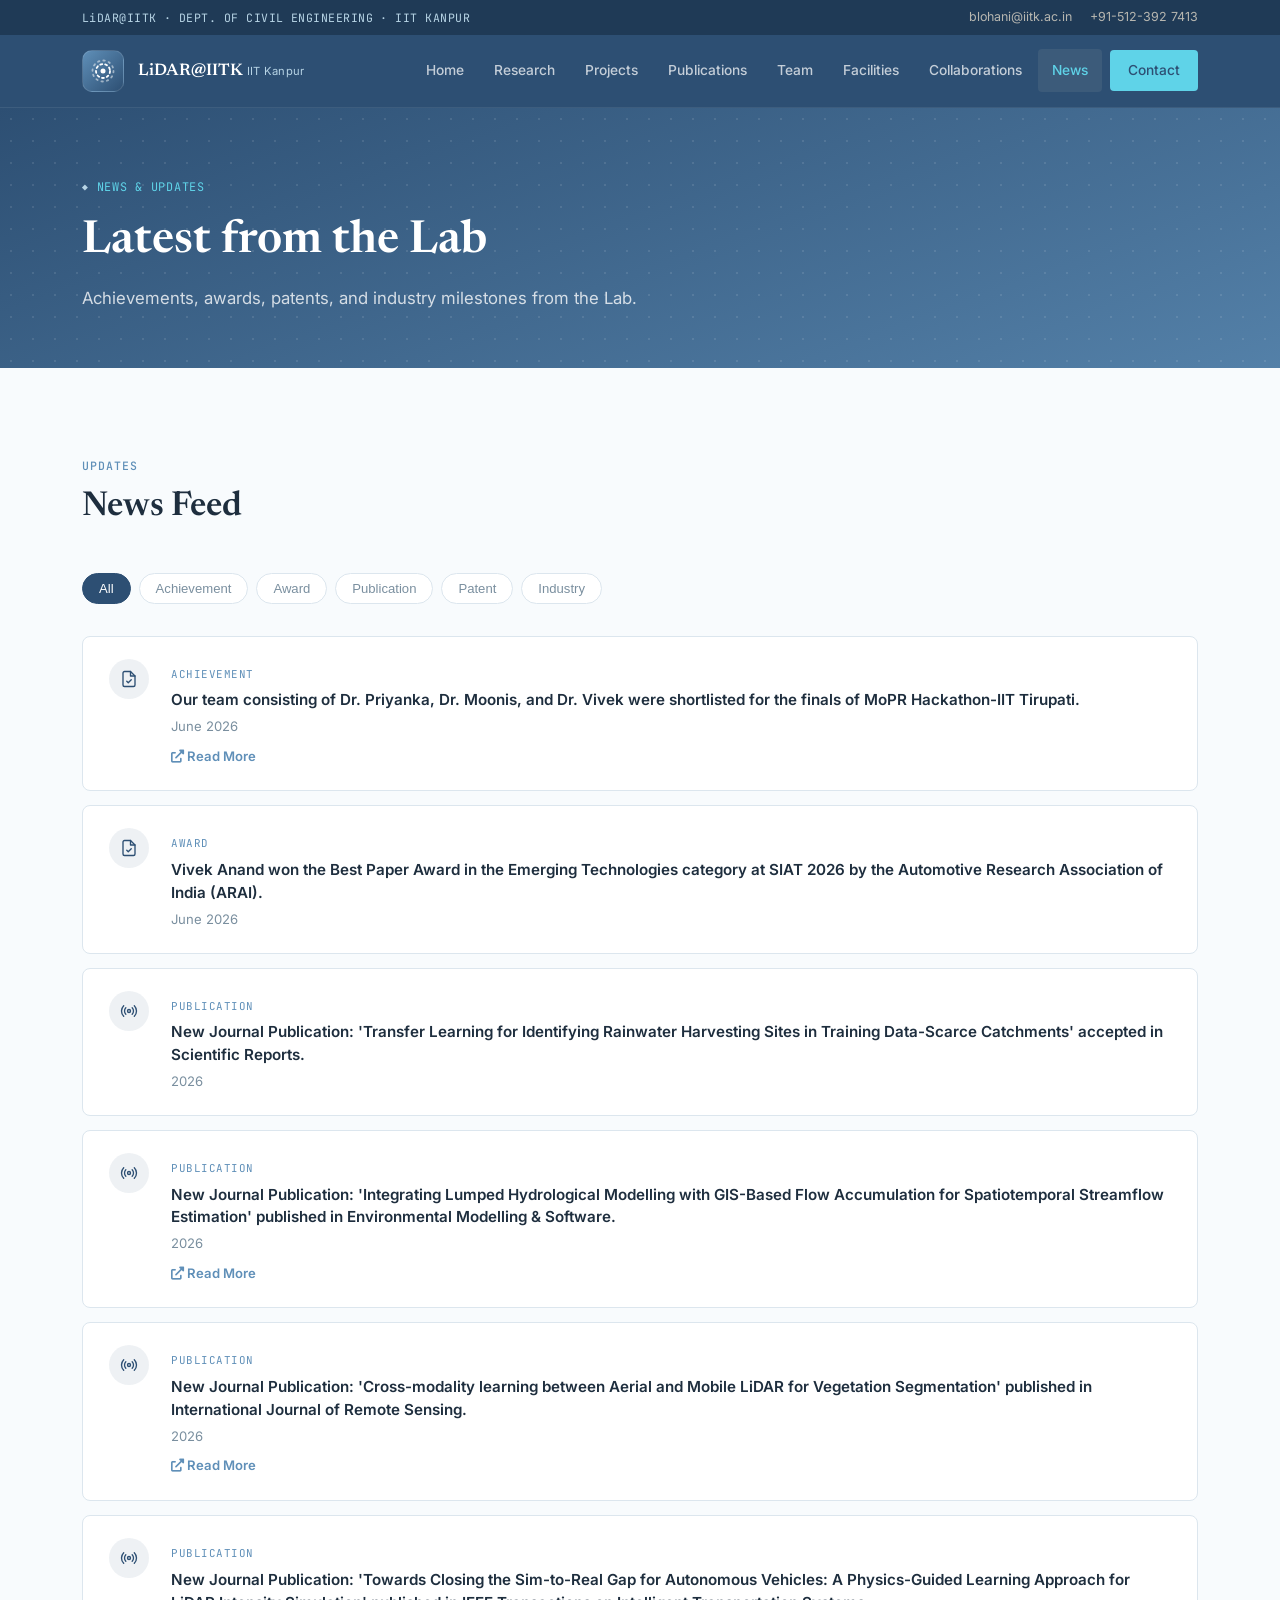
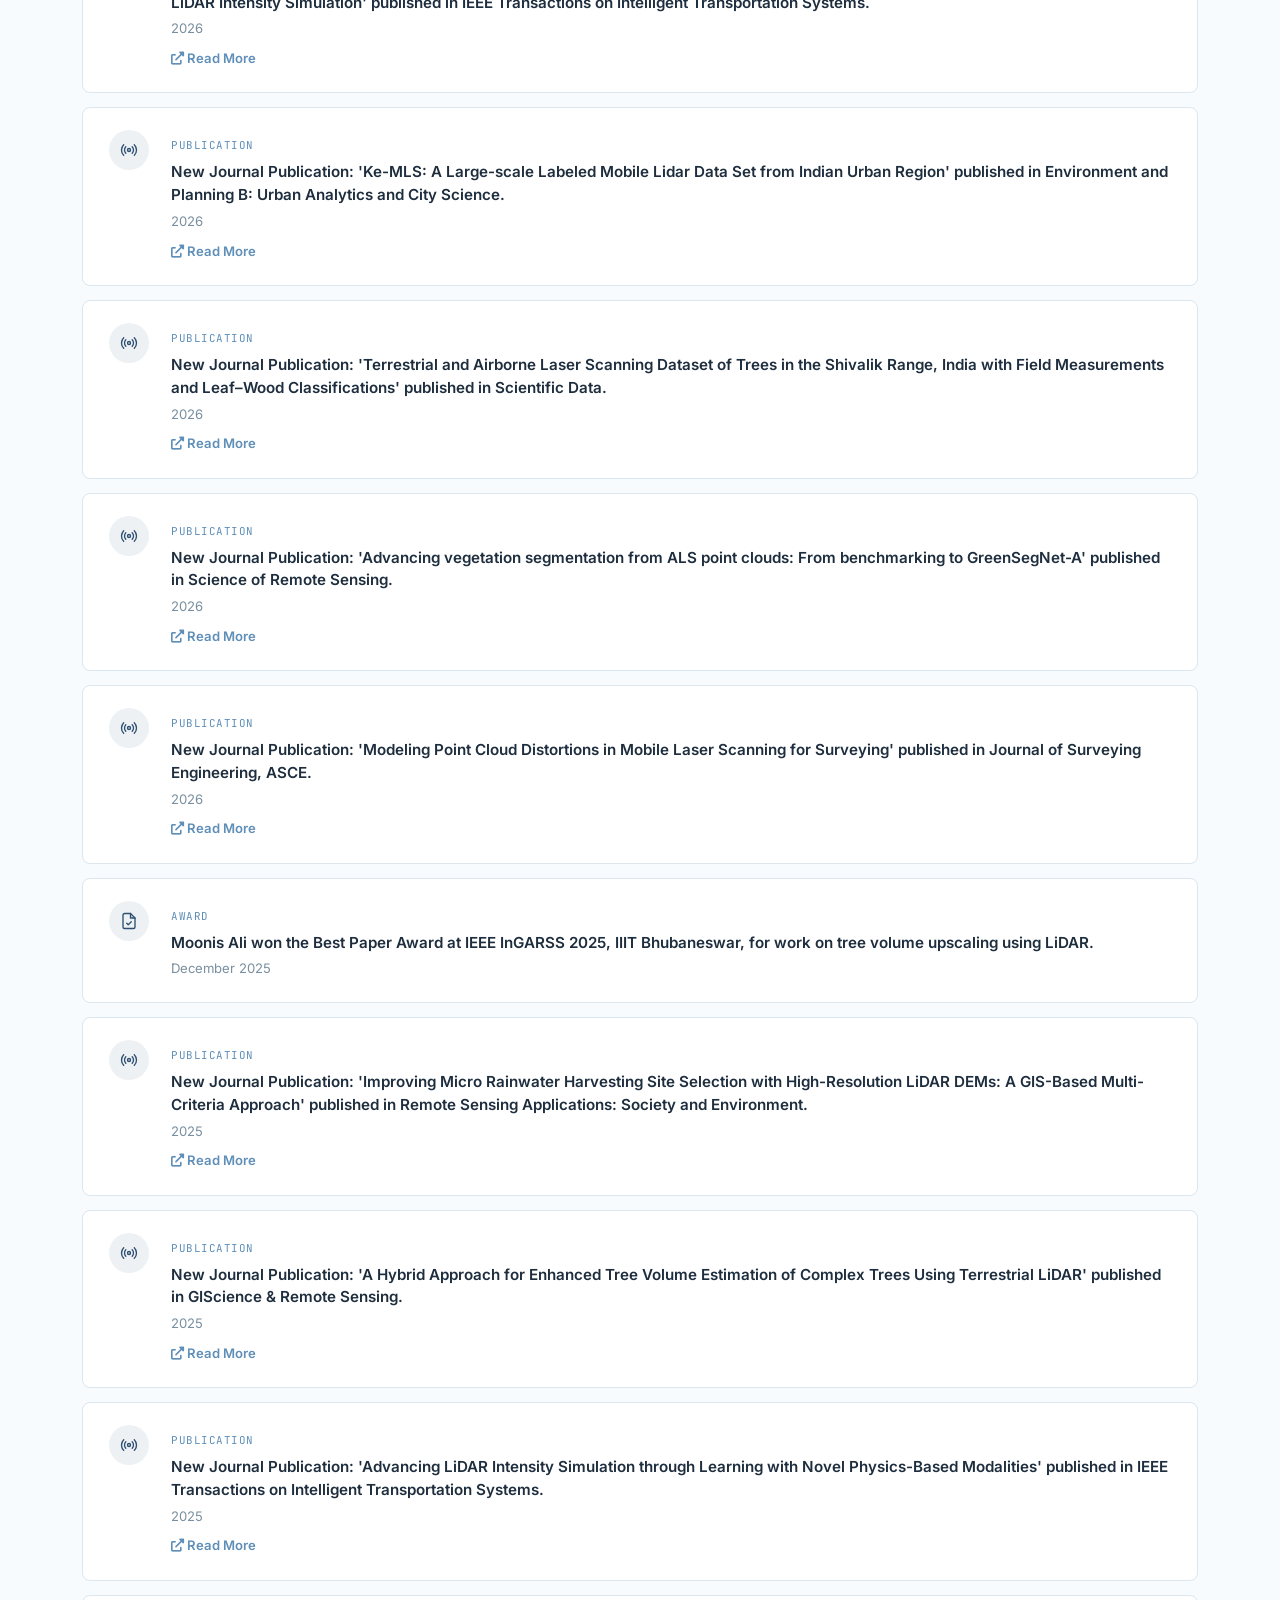
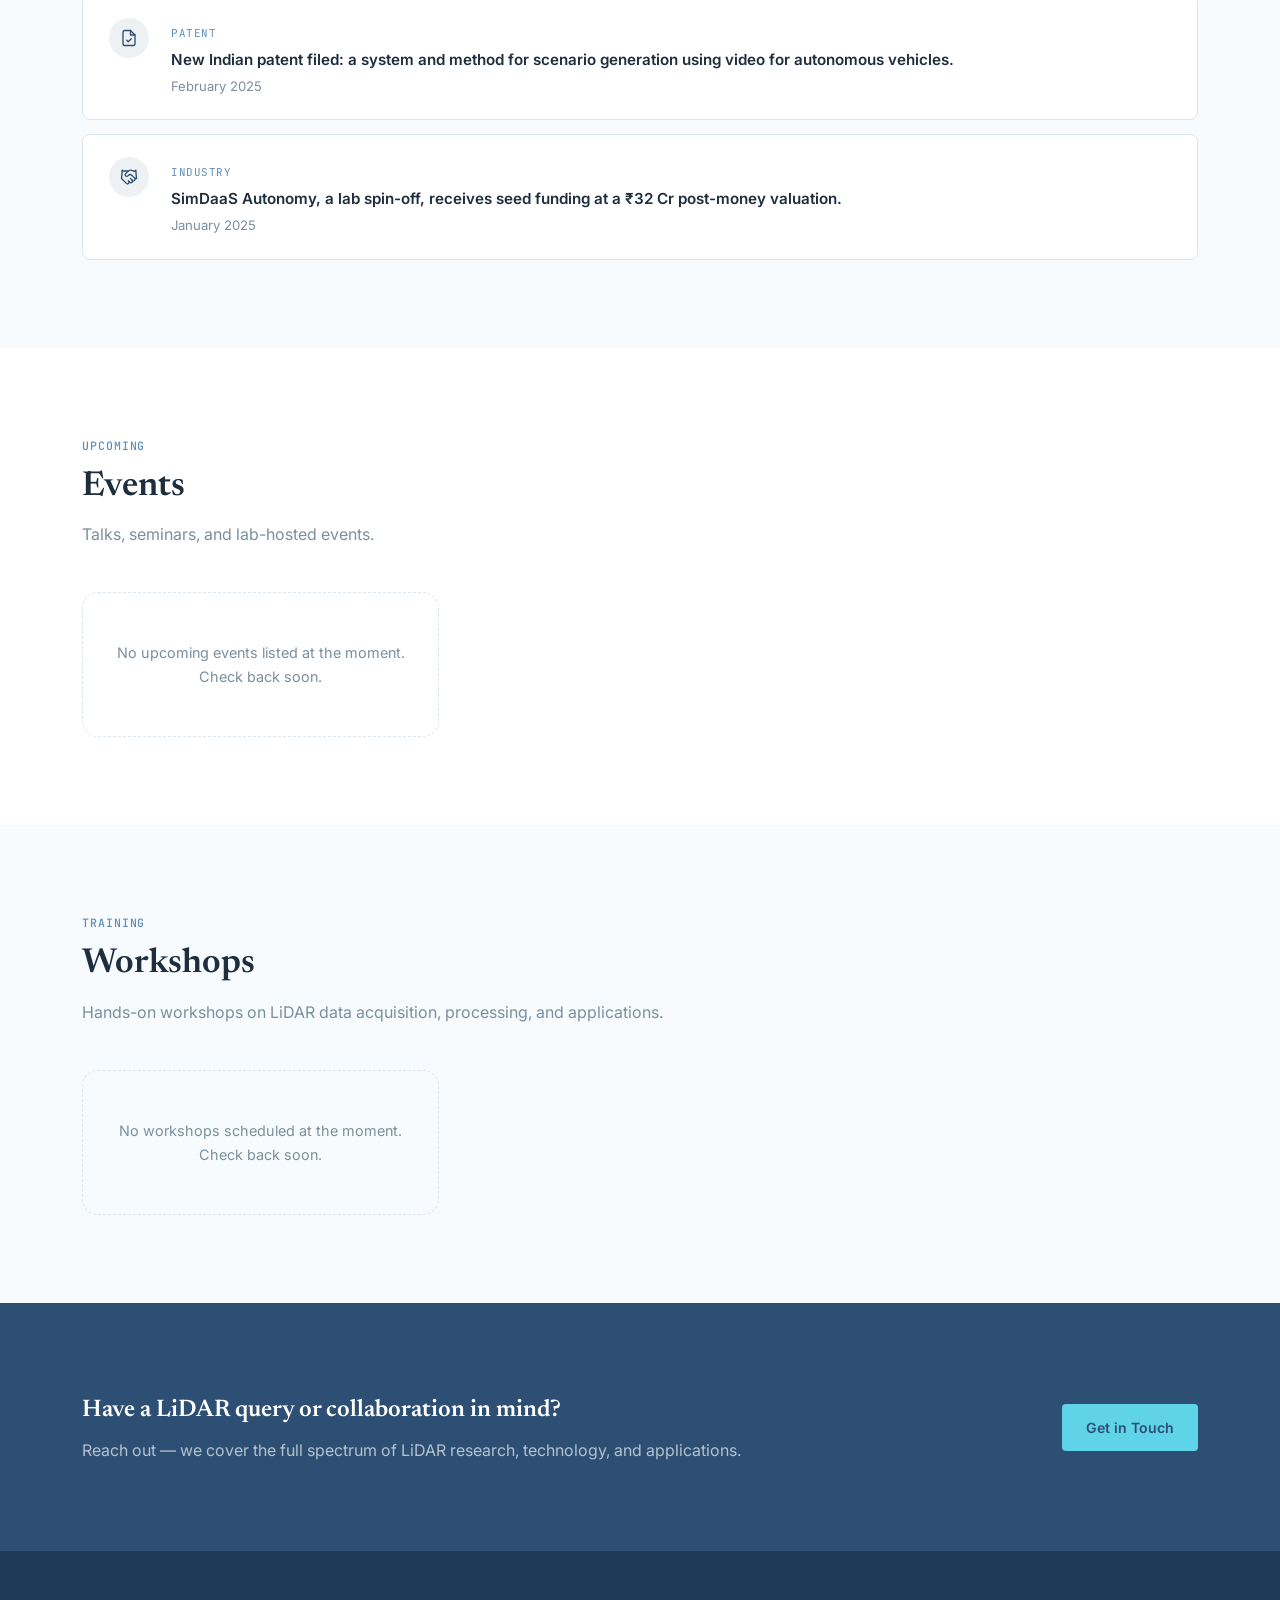
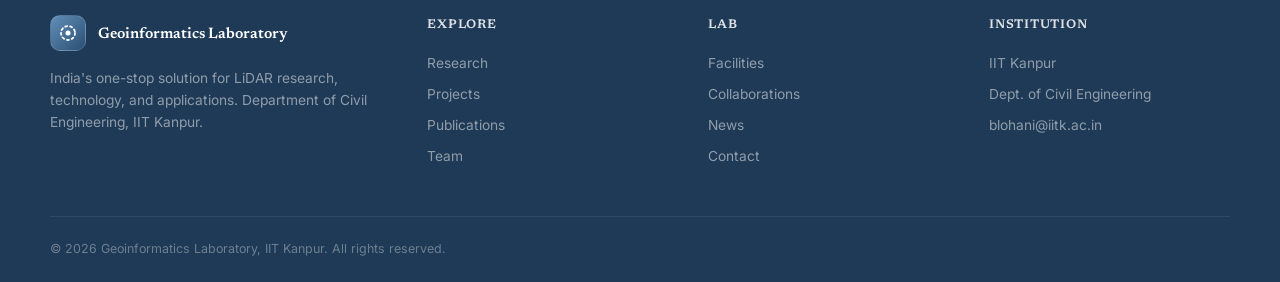
<file: news.html>
<!DOCTYPE html>
<html lang="en">
<head>
<meta charset="UTF-8">
<meta name="viewport" content="width=device-width, initial-scale=1.0">
<title>News &amp; Updates — LiDAR@IITK, IIT Kanpur</title>
<meta name="description" content="Latest achievements, awards, patents, and industry updates from the Geoinformatics Laboratory, IIT Kanpur.">
<link rel="preconnect" href="https://fonts.googleapis.com">
<link rel="preconnect" href="https://fonts.gstatic.com" crossorigin>
<link rel="stylesheet" href="css/style.css">
<!-- ADDED: FontAwesome for the external link icons -->
<link href="https://cdnjs.cloudflare.com/ajax/libs/font-awesome/6.0.0/css/all.min.css" rel="stylesheet">
<style>
  .news-icon {
    flex-shrink: 0; width: 40px; height: 40px; border-radius: 50%;
    background: var(--navy-08); color: var(--navy); display: flex; align-items: center; justify-content: center;
  }
  .news-icon svg { width: 18px; height: 18px; }
  .row-item.news-row { align-items: flex-start; }
  .news-cat {
    display: inline-block; font-family: var(--f-mono); font-size: 0.68rem; text-transform: uppercase;
    letter-spacing: 0.05em; color: var(--steel); margin-bottom: 6px;
  }
  .news-link {
    display: inline-block; margin-top: 8px; font-size: 0.82rem; font-weight: 600; color: var(--steel); text-decoration: none; transition: color 0.2s;
  }
  .news-link:hover { color: var(--navy); }
  .event-card { display: flex; flex-direction: column; height: 100%; }
  .event-date { font-family: var(--f-mono); font-size: 0.76rem; color: var(--steel); margin-bottom: 10px; }
</style>
</head>
<body>

<div class="topbar">
  <div class="container">
    <span class="topbar-tag">LiDAR@IITK · DEPT. OF CIVIL ENGINEERING · IIT KANPUR</span>
    <div class="topbar-links">
      <a href="mailto:blohani@iitk.ac.in">blohani@iitk.ac.in</a>
      <a href="tel:+915123927413">+91-512-392 7413</a>
    </div>
  </div>
</div>

<header class="site-nav">
  <div class="container nav-row">
    <a class="brand" href="index.html">
      <span class="brand-mark">
        <svg viewBox="0 0 24 24" fill="none" stroke="white" stroke-width="1.8" stroke-linecap="round" stroke-linejoin="round">
          <circle cx="12" cy="12" r="2.5" fill="white" stroke="none"/>
          <circle cx="12" cy="12" r="7" stroke-dasharray="2 3"/>
          <circle cx="12" cy="12" r="10.5" stroke-dasharray="1.5 4" opacity="0.5"/>
        </svg>
      </span>
      <span class="brand-text">
        <span class="b1">LiDAR@IITK</span>
        <span class="b2">IIT Kanpur</span>
      </span>
    </a>
    <nav class="nav-links">
      <a href="index.html">Home</a>
      <a href="research.html">Research</a>
      <a href="projects.html">Projects</a>
      <a href="publications.html">Publications</a>
      <a href="team.html">Team</a>
      <a href="facilities.html">Facilities</a>
      <a href="collaborations.html">Collaborations</a>
      <a href="news.html">News</a>
      <a href="contact.html" class="nav-cta">Contact</a>
    </nav>
    <button class="nav-toggle" aria-label="Toggle menu">
      <svg viewBox="0 0 24 24" fill="none" stroke="currentColor" stroke-width="2" stroke-linecap="round"><line x1="3" y1="6" x2="21" y2="6"/><line x1="3" y1="12" x2="21" y2="12"/><line x1="3" y1="18" x2="21" y2="18"/></svg>
    </button>
  </div>
  <div class="mobile-menu">
    <a href="index.html">Home</a>
    <a href="research.html">Research</a>
    <a href="projects.html">Projects</a>
    <a href="publications.html">Publications</a>
    <a href="team.html">Team</a>
    <a href="facilities.html">Facilities</a>
    <a href="collaborations.html">Collaborations</a>
    <a href="news.html">News</a>
    <a href="contact.html">Contact</a>
  </div>
</header>

<main>

  <div class="page-header">
    <div class="scan-field"></div>
    <div class="container">
      <div class="page-eyebrow">News &amp; Updates</div>
      <h1>Latest from the Lab</h1>
      <p class="lead">Achievements, awards, patents, and industry milestones from the Lab.</p>
    </div>
  </div>

  <!-- NEWS FEED -->
  <section class="section">
    <div class="container">
      <div class="section-head">
        <div class="kicker">Updates</div>
        <h2 class="section-title">News Feed</h2>
      </div>
      <div class="filter-row" id="news-filter"></div>
      <div class="row-list" id="news-list"></div>
    </div>
  </section>

  <!-- EVENTS -->
  <section class="section alt">
    <div class="container">
      <div class="section-head">
        <div class="kicker">Upcoming</div>
        <h2 class="section-title">Events</h2>
        <p class="section-desc">Talks, seminars, and lab-hosted events.</p>
      </div>
      <div class="grid-3" id="events-grid"></div>
    </div>
  </section>

  <!-- WORKSHOPS -->
  <section class="section">
    <div class="container">
      <div class="section-head">
        <div class="kicker">Training</div>
        <h2 class="section-title">Workshops</h2>
        <p class="section-desc">Hands-on workshops on LiDAR data acquisition, processing, and applications.</p>
      </div>
      <div class="grid-3" id="workshops-grid"></div>
    </div>
  </section>

  <!-- CTA -->
  <section class="section navy">
    <div class="container">
      <div class="cta-band" style="background:transparent;padding:0;display:flex;align-items:center;justify-content:space-between;gap:32px;flex-wrap:wrap;">
        <div>
          <h2 style="color:#fff;font-size:1.5rem;">Have a LiDAR query or collaboration in mind?</h2>
          <p style="color:rgba(255,255,255,0.65);margin-top:6px;">Reach out — we cover the full spectrum of LiDAR research, technology, and applications.</p>
        </div>
        <a href="contact.html" class="btn btn-primary">Get in Touch</a>
      </div>
    </div>
  </section>

</main>

<footer class="site-footer">
  <div class="container footer-top">
    <div class="footer-grid">
      <div class="footer-col">
        <div class="footer-brand">
          <span class="brand-mark" style="width:36px;height:36px;">
            <svg viewBox="0 0 24 24" fill="none" stroke="white" stroke-width="1.8" stroke-linecap="round" stroke-linejoin="round" width="20" height="20">
              <circle cx="12" cy="12" r="2.5" fill="white" stroke="none"/>
              <circle cx="12" cy="12" r="7" stroke-dasharray="2 3"/>
            </svg>
          </span>
          <span class="brand-text"><span class="b1" style="font-size:0.95rem;">Geoinformatics Laboratory</span></span>
        </div>
        <p>India's one-stop solution for LiDAR research, technology, and applications. Department of Civil Engineering, IIT Kanpur.</p>
      </div>
      <div class="footer-col">
        <h4>Explore</h4>
        <a href="research.html">Research</a>
        <a href="projects.html">Projects</a>
        <a href="publications.html">Publications</a>
        <a href="team.html">Team</a>
      </div>
      <div class="footer-col">
        <h4>Lab</h4>
        <a href="facilities.html">Facilities</a>
        <a href="collaborations.html">Collaborations</a>
        <a href="news.html">News</a>
        <a href="contact.html">Contact</a>
      </div>
      <div class="footer-col">
        <h4>Institution</h4>
        <a href="https://www.iitk.ac.in" target="_blank" rel="noopener">IIT Kanpur</a>
        <a href="https://www.iitk.ac.in/ce/" target="_blank" rel="noopener">Dept. of Civil Engineering</a>
        <a href="mailto:blohani@iitk.ac.in">blohani@iitk.ac.in</a>
      </div>
    </div>
  </div>
  <div class="container footer-bottom">
    <span>© 2026 Geoinformatics Laboratory, IIT Kanpur. All rights reserved.</span>
  </div>
</footer>

<script src="js/main.js"></script>
<script>
var ALL_NEWS = [];
// Added 'Publication' mapped to a specific icon
var CAT_ICON = { 'Achievement': 'file-check', 'Award': 'file-check', 'Patent': 'file-check', 'Industry': 'handshake', 'Publication': 'file-text' };

GeoLab.fetchJSON('data/news.json').then(function (data) {
  ALL_NEWS = (data.news || []).slice().sort(function (a, b) { return (b.date || '').localeCompare(a.date || ''); });
  renderFilters(ALL_NEWS);
  renderNews(ALL_NEWS);
  renderEvents(data.events);
  renderWorkshops(data.workshops);
}).catch(function () {
  GeoLab.showError(document.getElementById('news-list'), 'news');
  GeoLab.showError(document.getElementById('events-grid'), 'events');
  GeoLab.showError(document.getElementById('workshops-grid'), 'workshops');
});

function renderFilters(items) {
  var cats = [];
  items.forEach(function (n) { if (n.category && cats.indexOf(n.category) === -1) cats.push(n.category); });
  var el = document.getElementById('news-filter');
  var btns = ['<button class="filter-btn active" data-cat="all">All</button>'];
  cats.forEach(function (c) {
    btns.push('<button class="filter-btn" data-cat="' + GeoLab.escapeHTML(c) + '">' + GeoLab.escapeHTML(c) + '</button>');
  });
  el.innerHTML = btns.join('');
  el.querySelectorAll('.filter-btn').forEach(function (btn) {
    btn.addEventListener('click', function () {
      el.querySelectorAll('.filter-btn').forEach(function (b) { b.classList.remove('active'); });
      btn.classList.add('active');
      var cat = btn.getAttribute('data-cat');
      var filtered = cat === 'all' ? ALL_NEWS : ALL_NEWS.filter(function (n) { return n.category === cat; });
      renderNews(filtered);
    });
  });
}

function renderNews(items) {
  var el = document.getElementById('news-list');
  if (!items || !items.length) { el.innerHTML = GeoLab.emptyState('No news in this category yet.'); return; }
  el.innerHTML = items.map(function (n) {
    var icon = CAT_ICON[n.category] || 'file-check';
    
    // Check if link exists to render 'Read More'
    var linkHtml = n.link ? '<a href="' + GeoLab.escapeHTML(n.link) + '" target="_blank" class="news-link"><i class="fas fa-external-link-alt"></i> Read More</a>' : '';

    return '<div class="row-item news-row">' +
      '<div class="news-icon">' + GeoLab.svgIcon(icon) + '</div>' +
      '<div>' +
        '<span class="news-cat">' + GeoLab.escapeHTML(n.category || '') + '</span>' +
        '<div class="row-title" style="margin-bottom:4px;">' + GeoLab.escapeHTML(n.text) + '</div>' +
        '<div class="row-meta">' + GeoLab.escapeHTML(n.display_date || n.date || '') + '</div>' +
        linkHtml +
      '</div>' +
    '</div>';
  }).join('');
}

function renderEvents(items) {
  var el = document.getElementById('events-grid');
  if (!items || !items.length) { el.innerHTML = GeoLab.emptyState('No upcoming events listed at the moment. Check back soon.'); return; }
  el.innerHTML = items.map(function (ev) {
    return '<div class="card event-card">' +
      '<div class="card-icon">' + GeoLab.svgIcon('calendar') + '</div>' +
      '<div class="event-date">' + GeoLab.escapeHTML(ev.display_date || ev.date || '') + '</div>' +
      '<h3>' + GeoLab.escapeHTML(ev.title || '') + '</h3>' +
      '<p>' + GeoLab.escapeHTML(ev.description || '') + '</p>' +
    '</div>';
  }).join('');
}

function renderWorkshops(items) {
  var el = document.getElementById('workshops-grid');
  if (!items || !items.length) { el.innerHTML = GeoLab.emptyState('No workshops scheduled at the moment. Check back soon.'); return; }
  el.innerHTML = items.map(function (w) {
    return '<div class="card event-card">' +
      '<div class="card-icon">' + GeoLab.svgIcon('layers') + '</div>' +
      '<div class="event-date">' + GeoLab.escapeHTML(w.display_date || w.date || '') + '</div>' +
      '<h3>' + GeoLab.escapeHTML(w.title || '') + '</h3>' +
      '<p>' + GeoLab.escapeHTML(w.description || '') + '</p>' +
    '</div>';
  }).join('');
}
</script>
</body>
</html>
</file>
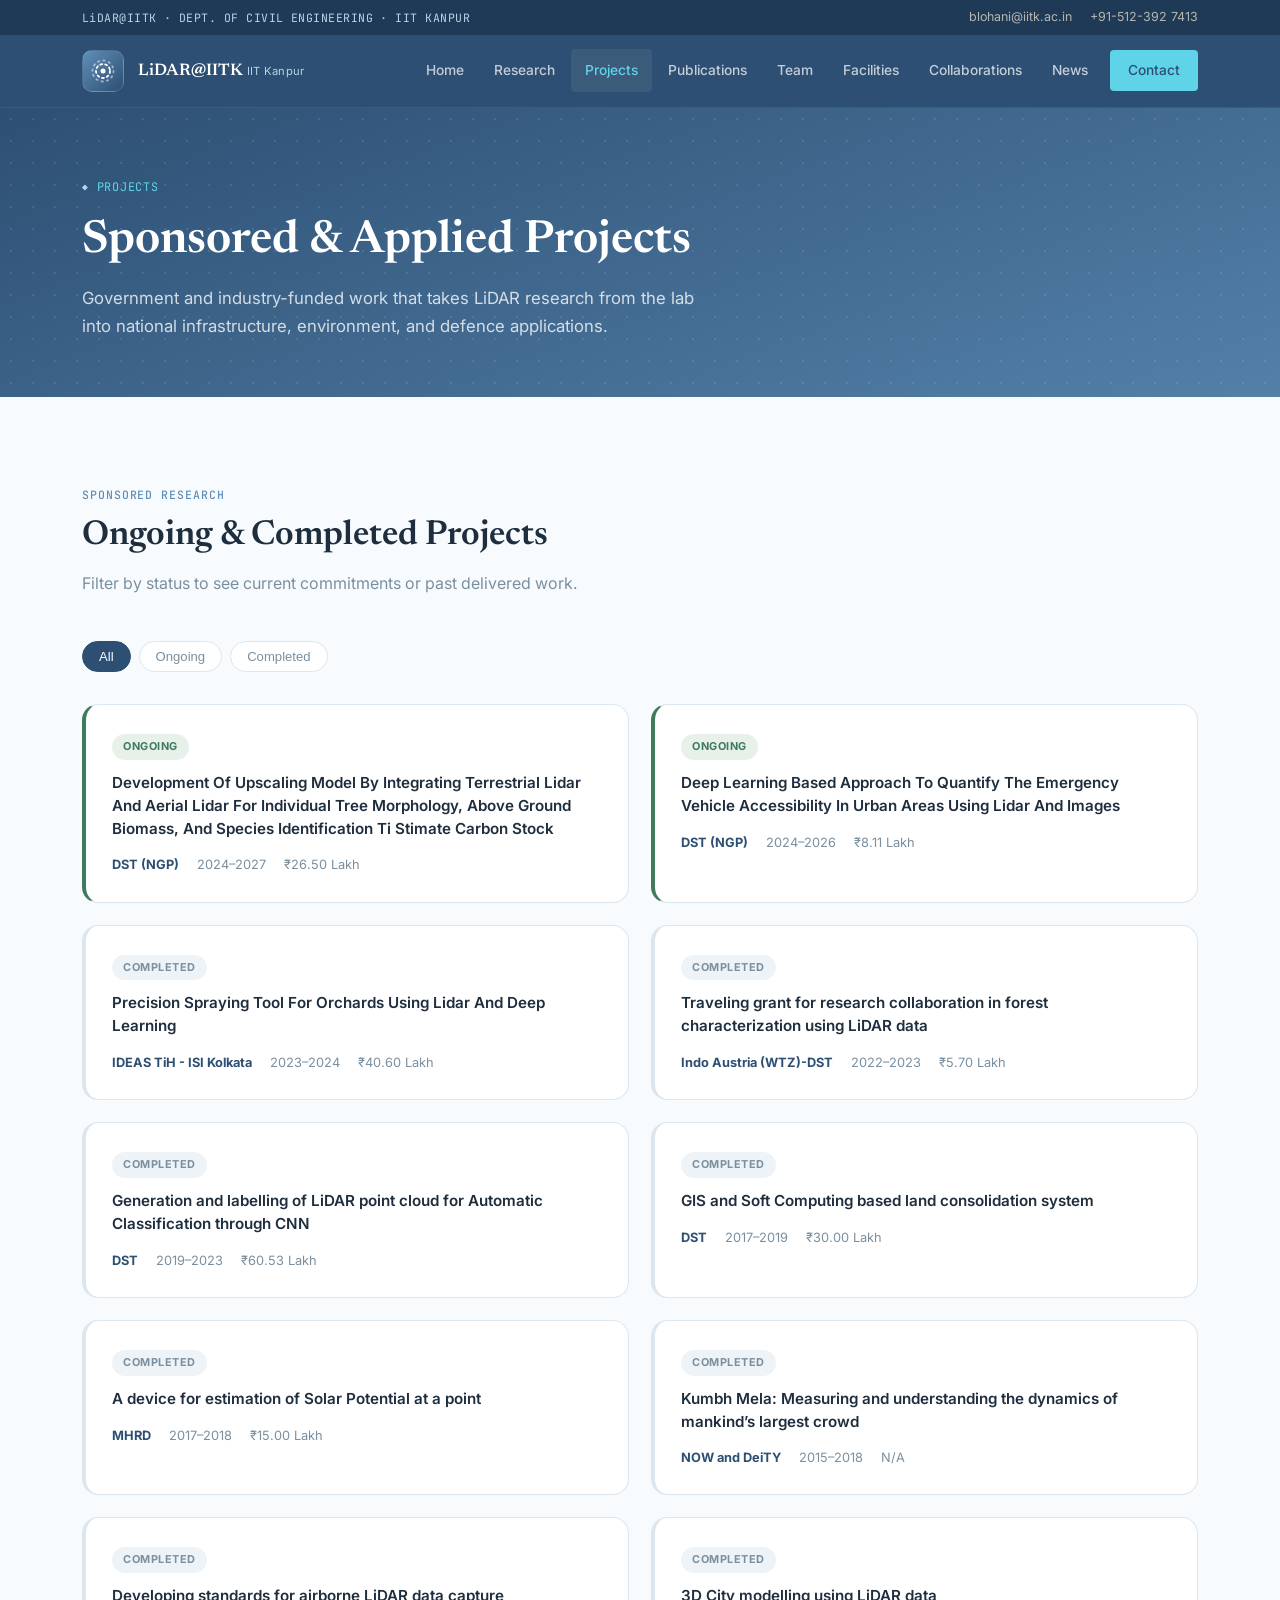
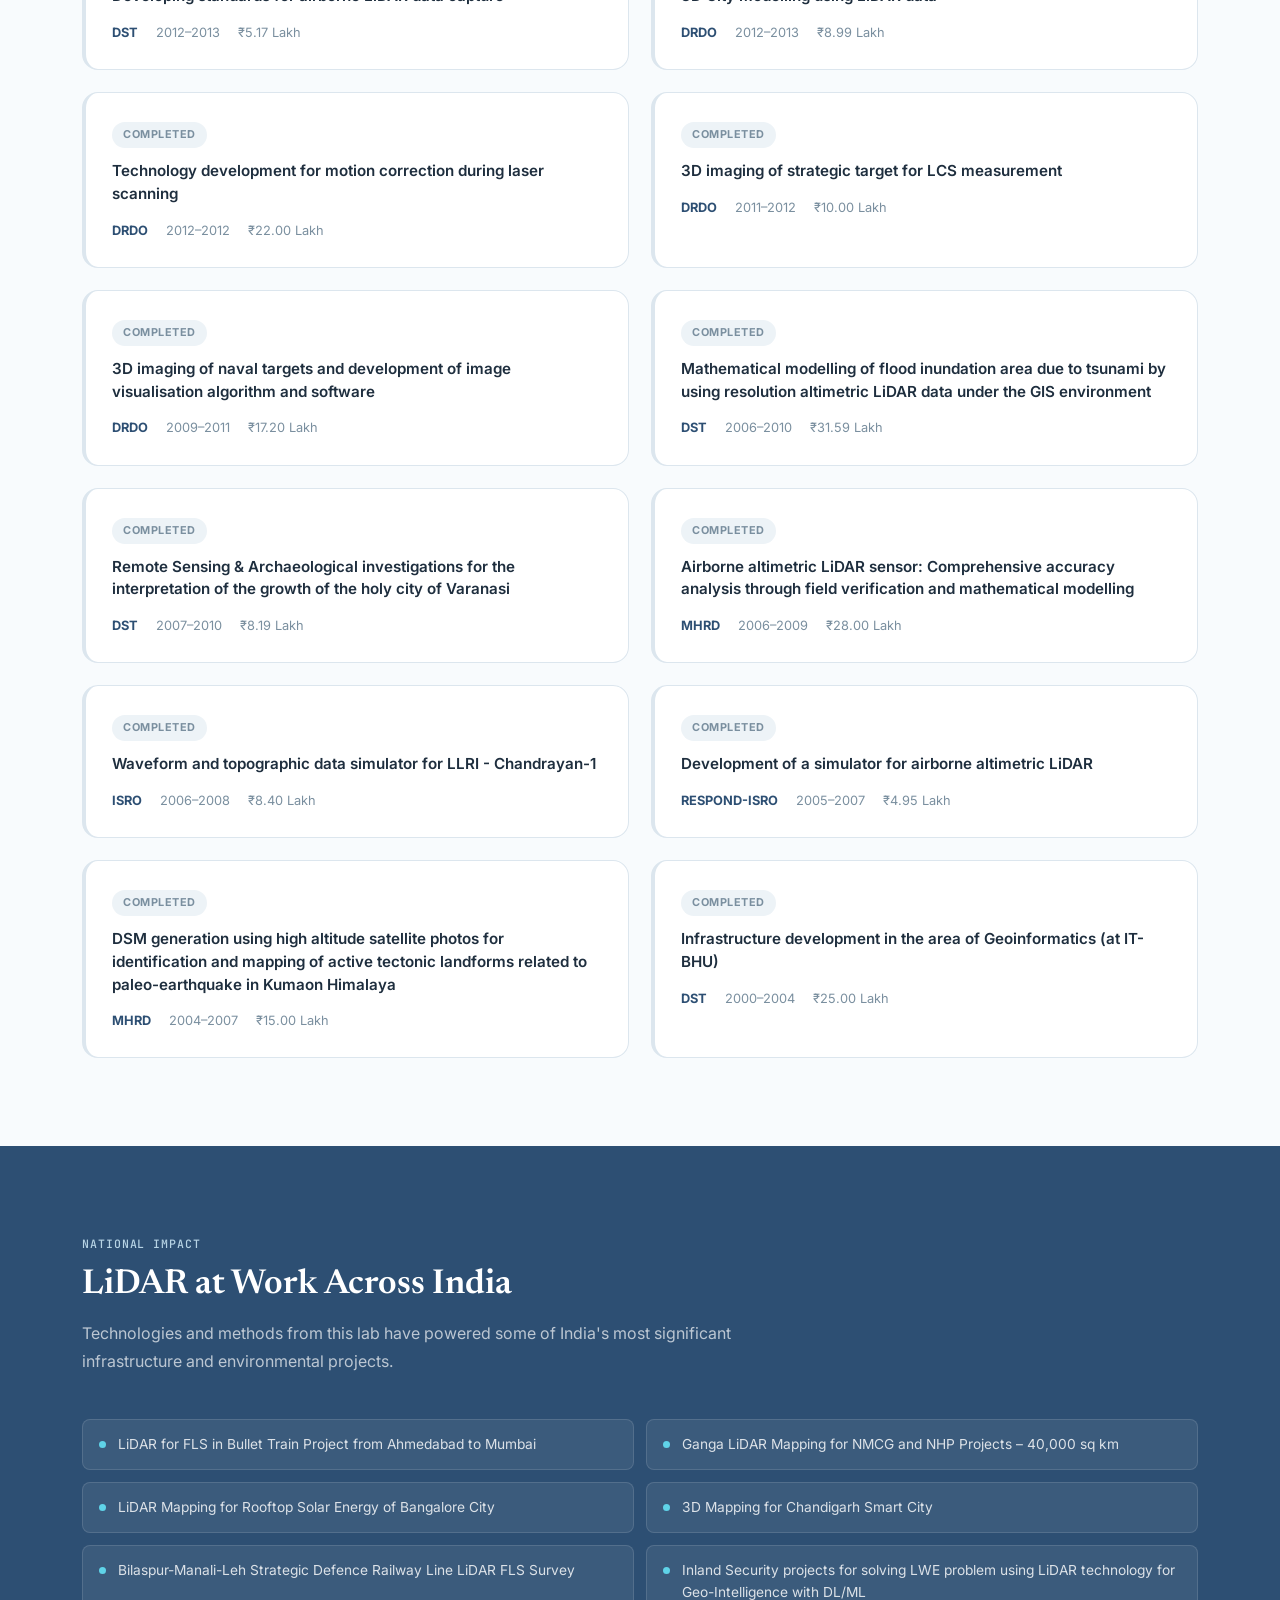
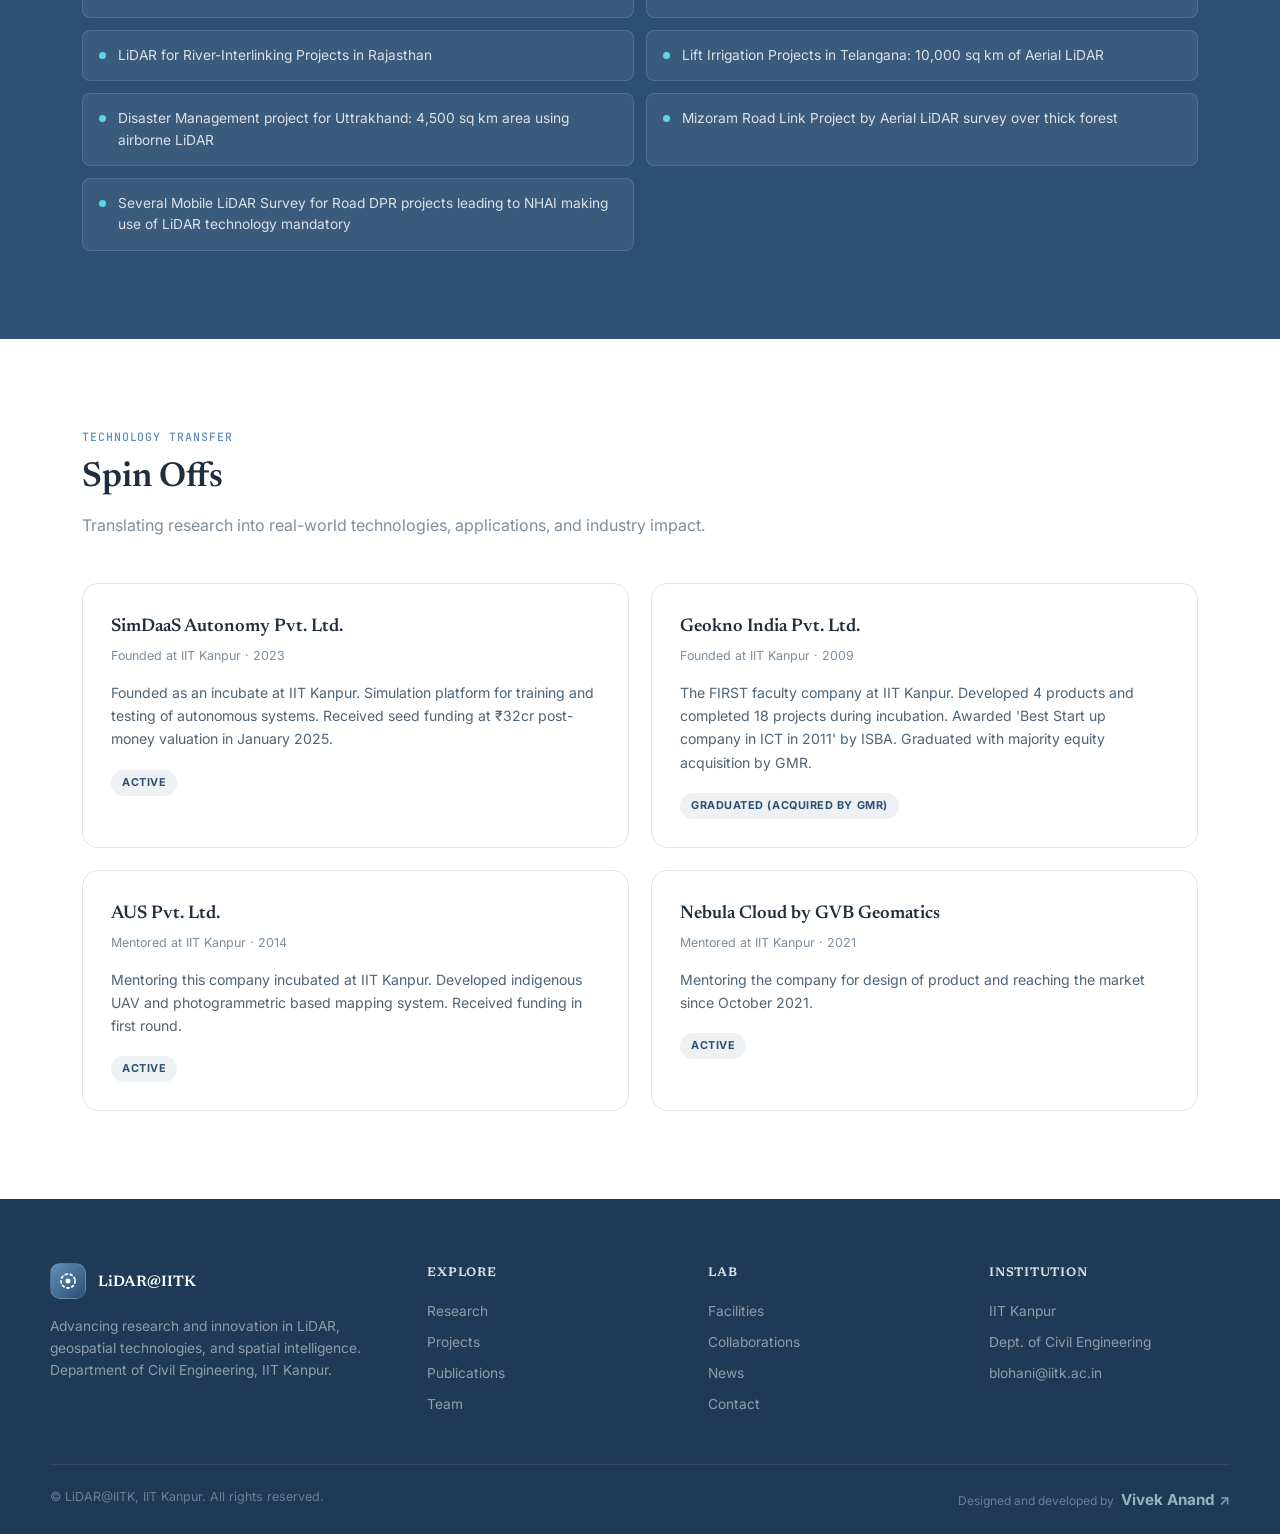
<file: projects.html>
<!DOCTYPE html>
<html lang="en">
<head>
<meta charset="UTF-8">
<meta name="viewport" content="width=device-width, initial-scale=1.0">
<title>Projects — LiDAR@IITK, IIT Kanpur</title>
<meta name="description" content="Ongoing, completed, and sponsored LiDAR research projects at the Geoinformatics Laboratory, IIT Kanpur.">
<link rel="preconnect" href="https://fonts.googleapis.com">
<link rel="preconnect" href="https://fonts.gstatic.com" crossorigin>
<link rel="stylesheet" href="css/style.css">
<style>
  .project-card { background: var(--white); border: 1px solid var(--line); border-radius: var(--r-lg); padding: 26px; position: relative; transition: border-color .2s, box-shadow .2s; }
  .project-card:hover { border-color: var(--steel); box-shadow: var(--shadow); }
  .project-card.ongoing { border-left: 4px solid var(--ok); }
  .project-card.completed { border-left: 4px solid var(--line); }
  .project-title { font-size: 0.95rem; font-weight: 600; color: var(--ink); margin: 12px 0 14px; line-height: 1.5; }
  .project-meta { display: flex; gap: 18px; flex-wrap: wrap; }
  .project-meta span { font-size: 0.8rem; color: var(--muted); }
  .project-meta strong { color: var(--navy); }
  .impact-grid { display: grid; grid-template-columns: repeat(2,1fr); gap: 12px; }
  .impact-item { display: flex; gap: 12px; align-items: flex-start; background: rgba(255,255,255,0.07); border: 1px solid rgba(255,255,255,0.12); border-radius: var(--r); padding: 14px 16px; }
  .impact-bullet { width: 7px; height: 7px; background: var(--sand); border-radius: 50%; flex-shrink: 0; margin-top: 7px; }
  .impact-item span { font-size: 0.86rem; color: rgba(255,255,255,0.82); line-height: 1.55; }
  .companies-grid { display: grid; grid-template-columns: repeat(2,1fr); gap: 22px; }
  .company-card { background: var(--white); border: 1px solid var(--line); border-radius: var(--r-lg); padding: 28px; transition: border-color .2s, box-shadow .2s; }
  .company-card:hover { border-color: var(--steel); box-shadow: var(--shadow); }
  .company-name { font-family: var(--f-display); font-size: 1.15rem; font-weight: 600; color: var(--ink); margin-bottom: 4px; }
  .company-meta { font-size: 0.78rem; color: var(--muted); margin-bottom: 14px; }
  .company-desc { font-size: 0.88rem; color: var(--body); line-height: 1.65; margin-bottom: 16px; }
  @media (max-width: 980px) { .impact-grid, .companies-grid { grid-template-columns: 1fr; } }
</style>
</head>
<body>

<div class="topbar">
  <div class="container">
    <span class="topbar-tag">LiDAR@IITK · DEPT. OF CIVIL ENGINEERING · IIT KANPUR</span>
    <div class="topbar-links">
      <a href="mailto:blohani@iitk.ac.in">blohani@iitk.ac.in</a>
      <a href="tel:+915123927413">+91-512-392 7413</a>
    </div>
  </div>
</div>

<header class="site-nav">
  <div class="container nav-row">
    <a class="brand" href="index.html">
      <span class="brand-mark">
        <svg viewBox="0 0 24 24" fill="none" stroke="white" stroke-width="1.8" stroke-linecap="round" stroke-linejoin="round">
          <circle cx="12" cy="12" r="2.5" fill="white" stroke="none"/>
          <circle cx="12" cy="12" r="7" stroke-dasharray="2 3"/>
          <circle cx="12" cy="12" r="10.5" stroke-dasharray="1.5 4" opacity="0.5"/>
        </svg>
      </span>
      <span class="brand-text">
        <span class="b1">LiDAR@IITK</span>
        <span class="b2">IIT Kanpur</span>
      </span>
    </a>
    <nav class="nav-links">
      <a href="index.html">Home</a>
      <a href="research.html">Research</a>
      <a href="projects.html">Projects</a>
      <a href="publications.html">Publications</a>
      <a href="team.html">Team</a>
      <a href="facilities.html">Facilities</a>
      <a href="collaborations.html">Collaborations</a>
      <a href="news.html">News</a>
      <a href="contact.html" class="nav-cta">Contact</a>
    </nav>
    <button class="nav-toggle" aria-label="Toggle menu">
      <svg viewBox="0 0 24 24" fill="none" stroke="currentColor" stroke-width="2" stroke-linecap="round"><line x1="3" y1="6" x2="21" y2="6"/><line x1="3" y1="12" x2="21" y2="12"/><line x1="3" y1="18" x2="21" y2="18"/></svg>
    </button>
  </div>
  <div class="mobile-menu">
    <a href="index.html">Home</a>
    <a href="research.html">Research</a>
    <a href="projects.html">Projects</a>
    <a href="publications.html">Publications</a>
    <a href="team.html">Team</a>
    <a href="facilities.html">Facilities</a>
    <a href="collaborations.html">Collaborations</a>
    <a href="news.html">News</a>
    <a href="contact.html">Contact</a>
  </div>
</header>

<main>

  <div class="page-header">
    <div class="scan-field"></div>
    <div class="container">
      <div class="page-eyebrow">Projects</div>
      <h1>Sponsored &amp; Applied Projects</h1>
      <p class="lead">Government and industry-funded work that takes LiDAR research from the lab into national infrastructure, environment, and defence applications.</p>
    </div>
  </div>

  <!-- PROJECTS LIST -->
  <section class="section">
    <div class="container">
      <div class="section-head">
        <div class="kicker">Sponsored Research</div>
        <h2 class="section-title">Ongoing &amp; Completed Projects</h2>
        <p class="section-desc">Filter by status to see current commitments or past delivered work.</p>
      </div>
      <div class="filter-row" id="project-filter"></div>
      <div class="grid-2" id="projects-grid"></div>
    </div>
  </section>

  <!-- NATIONAL IMPACT -->
  <section class="section navy">
    <div class="container">
      <div class="section-head">
        <div class="kicker">National Impact</div>
        <h2 class="section-title">LiDAR at Work Across India</h2>
        <p class="section-desc">Technologies and methods from this lab have powered some of India's most significant infrastructure and environmental projects.</p>
      </div>
      <div class="impact-grid" id="impact-grid"></div>
    </div>
  </section>

  <!-- COMPANIES -->
  <section class="section alt">
    <div class="container">
      <div class="section-head">
        <div class="kicker">Technology Transfer</div>
        <h2 class="section-title">Spin Offs</h2>
        <p class="section-desc">Translating research into real-world technologies, applications, and industry impact.</p>
      </div>
      <div class="companies-grid" id="companies-grid"></div>
    </div>
  </section>

</main>

<footer class="site-footer">
  <div class="container footer-top">
    <div class="footer-grid">
      <div class="footer-col">
        <div class="footer-brand">
          <span class="brand-mark" style="width:36px;height:36px;">
            <svg viewBox="0 0 24 24" fill="none" stroke="white" stroke-width="1.8" stroke-linecap="round" stroke-linejoin="round" width="20" height="20">
              <circle cx="12" cy="12" r="2.5" fill="white" stroke="none"/>
              <circle cx="12" cy="12" r="7" stroke-dasharray="2 3"/>
            </svg>
          </span>
          <span class="brand-text"><span class="b1" style="font-size:0.95rem;">LiDAR@IITK</span></span>
        </div>
        <p>Advancing research and innovation in LiDAR, geospatial technologies, and spatial intelligence. Department of Civil Engineering, IIT Kanpur.</p>
      </div>
      <div class="footer-col">
        <h4>Explore</h4>
        <a href="research.html">Research</a>
        <a href="projects.html">Projects</a>
        <a href="publications.html">Publications</a>
        <a href="team.html">Team</a>
      </div>
      <div class="footer-col">
        <h4>Lab</h4>
        <a href="facilities.html">Facilities</a>
        <a href="collaborations.html">Collaborations</a>
        <a href="news.html">News</a>
        <a href="contact.html">Contact</a>
      </div>
      <div class="footer-col">
        <h4>Institution</h4>
        <a href="https://www.iitk.ac.in" target="_blank" rel="noopener">IIT Kanpur</a>
        <a href="https://www.iitk.ac.in/ce/" target="_blank" rel="noopener">Dept. of Civil Engineering</a>
        <a href="mailto:blohani@iitk.ac.in">blohani@iitk.ac.in</a>
      </div>
    </div>
  </div>
  <div class="container footer-bottom">
    <span>
        © LiDAR@IITK, IIT Kanpur. All rights reserved.
    </span>

    <span class="footer-credit">
      Designed and developed by
      <a href="https://home.iitk.ac.in/~viveka21/"
         target="_blank"
         rel="noopener"
         class="developer-link">
         Vivek Anand
      </a>
  </span>
</div>
</footer>

<script src="js/main.js"></script>
<script>
var allProjects = [];

GeoLab.fetchJSON('data/projects.json').then(function (data) {
  allProjects = data.projects;
  renderFilters();
  renderProjects(allProjects);
  renderImpact(data.impact_projects);
  renderCompanies(data.companies);
}).catch(function () {
  GeoLab.showError(document.getElementById('projects-grid'), 'projects');
  GeoLab.showError(document.getElementById('impact-grid'), 'impact projects');
  GeoLab.showError(document.getElementById('companies-grid'), 'companies');
});

function renderFilters() {
  var el = document.getElementById('project-filter');
  el.innerHTML = '<button class="filter-btn active" data-status="all">All</button>' +
    '<button class="filter-btn" data-status="ongoing">Ongoing</button>' +
    '<button class="filter-btn" data-status="completed">Completed</button>';
  el.addEventListener('click', function (e) {
    if (!e.target.matches('.filter-btn')) return;
    el.querySelectorAll('.filter-btn').forEach(function (b) { b.classList.remove('active'); });
    e.target.classList.add('active');
    var status = e.target.dataset.status;
    var filtered = status === 'all' ? allProjects : allProjects.filter(function (p) { return p.status === status; });
    renderProjects(filtered);
  });
}

function renderProjects(projects) {
  var el = document.getElementById('projects-grid');
  if (!projects.length) { el.innerHTML = GeoLab.emptyState('No projects match this filter yet.'); return; }
  el.innerHTML = projects.map(function (p) {
    return '<div class="project-card ' + p.status + '">' +
      '<span class="badge badge-' + p.status + '">' + p.status + '</span>' +
      '<div class="project-title">' + GeoLab.escapeHTML(p.title) + '</div>' +
      '<div class="project-meta"><span><strong>' + GeoLab.escapeHTML(p.sponsor) + '</strong></span><span>' + GeoLab.escapeHTML(p.period) + '</span><span>' + GeoLab.escapeHTML(p.amount) + '</span></div>' +
      '</div>';
  }).join('');
}

function renderImpact(items) {
  document.getElementById('impact-grid').innerHTML = items.map(function (i) {
    return '<div class="impact-item"><div class="impact-bullet"></div><span>' + GeoLab.escapeHTML(i) + '</span></div>';
  }).join('');
}

function renderCompanies(companies) {
  document.getElementById('companies-grid').innerHTML = companies.map(function (c) {
    return '<div class="company-card"><div class="company-name">' + GeoLab.escapeHTML(c.name) + '</div>' +
      '<div class="company-meta">' + GeoLab.escapeHTML(c.type) + ' at IIT Kanpur · ' + c.founded + '</div>' +
      '<div class="company-desc">' + GeoLab.escapeHTML(c.description) + '</div>' +
      '<span class="badge badge-navy">' + GeoLab.escapeHTML(c.status) + '</span></div>';
  }).join('');
}
</script>
</body>
</html>
</file>
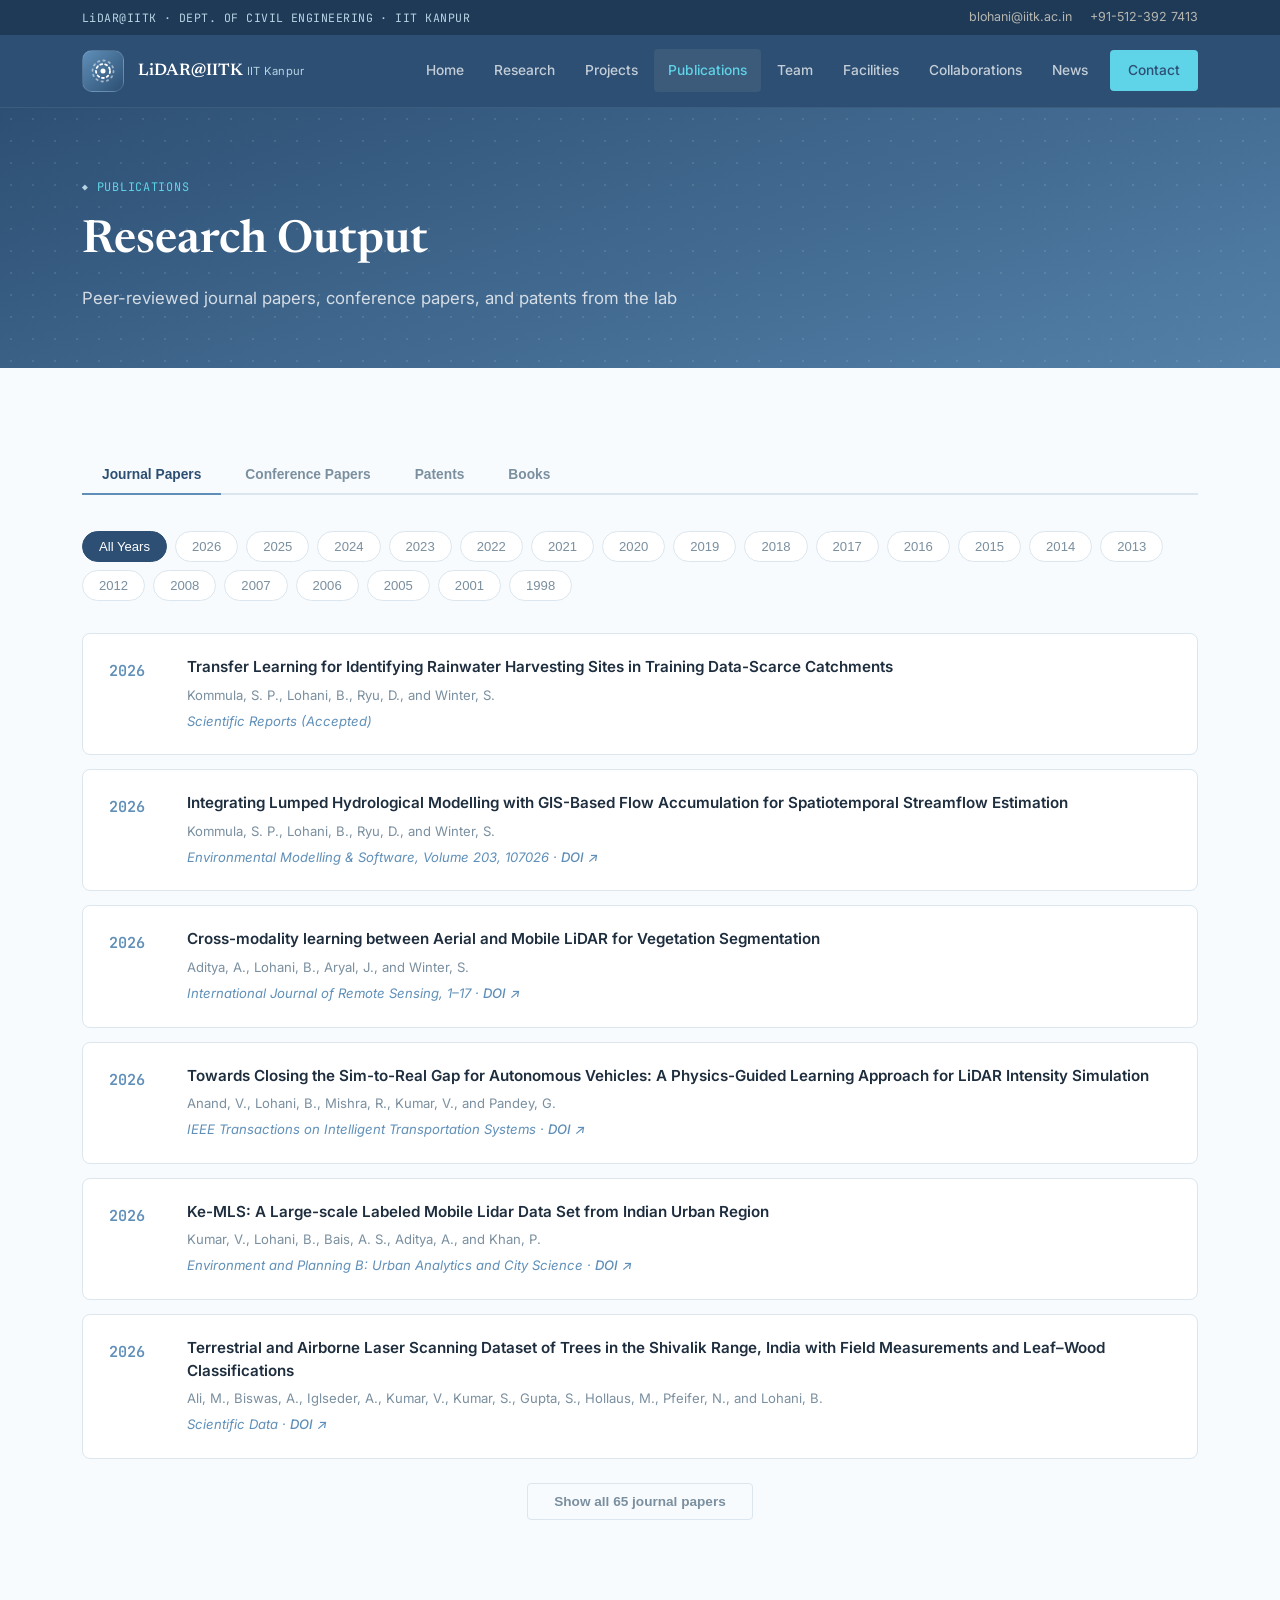
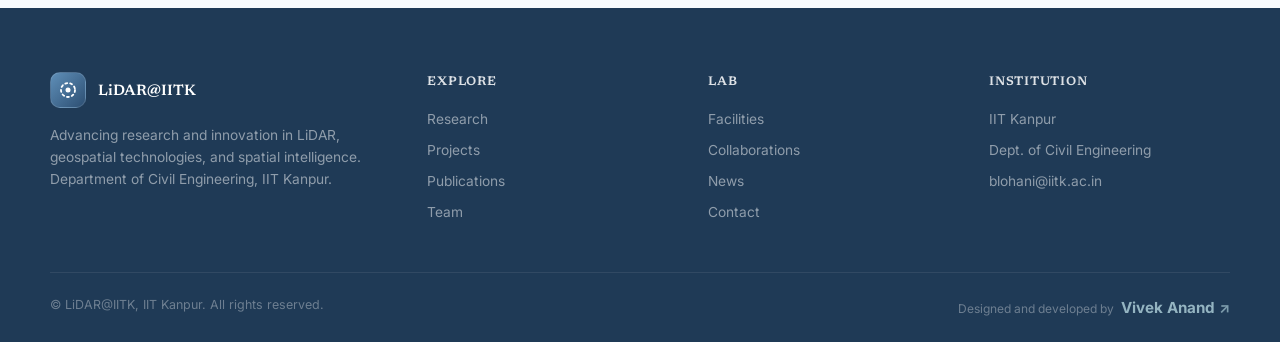
<file: publications.html>
<!DOCTYPE html>
<html lang="en">
<head>
<meta charset="UTF-8">
<meta name="viewport" content="width=device-width, initial-scale=1.0">
<title>Publications — LiDAR@IITK, IIT Kanpur</title>
<meta name="description" content="Journal papers, conference papers, and patents from the Geoinformatics Laboratory, IIT Kanpur.">
<link rel="preconnect" href="https://fonts.googleapis.com">
<link rel="preconnect" href="https://fonts.gstatic.com" crossorigin>
<link rel="stylesheet" href="css/style.css">
<style>
  .pub-item { display: flex; gap: 20px; }
  .pub-journal { font-size: 0.82rem; font-style: italic; color: var(--steel); margin-top: 4px; }
  .tab-panel { display: none; }
  .tab-panel.active { display: block; }
</style>
</head>
<body>

<div class="topbar">
  <div class="container">
    <span class="topbar-tag">LiDAR@IITK · DEPT. OF CIVIL ENGINEERING · IIT KANPUR</span>
    <div class="topbar-links">
      <a href="mailto:blohani@iitk.ac.in">blohani@iitk.ac.in</a>
      <a href="tel:+915123927413">+91-512-392 7413</a>
    </div>
  </div>
</div>

<header class="site-nav">
  <div class="container nav-row">
    <a class="brand" href="index.html">
      <span class="brand-mark">
        <svg viewBox="0 0 24 24" fill="none" stroke="white" stroke-width="1.8" stroke-linecap="round" stroke-linejoin="round">
          <circle cx="12" cy="12" r="2.5" fill="white" stroke="none"/>
          <circle cx="12" cy="12" r="7" stroke-dasharray="2 3"/>
          <circle cx="12" cy="12" r="10.5" stroke-dasharray="1.5 4" opacity="0.5"/>
        </svg>
      </span>
      <span class="brand-text">
        <span class="b1">LiDAR@IITK</span>
        <span class="b2">IIT Kanpur</span>
      </span>
    </a>
    <nav class="nav-links">
      <a href="index.html">Home</a>
      <a href="research.html">Research</a>
      <a href="projects.html">Projects</a>
      <a href="publications.html">Publications</a>
      <a href="team.html">Team</a>
      <a href="facilities.html">Facilities</a>
      <a href="collaborations.html">Collaborations</a>
      <a href="news.html">News</a>
      <a href="contact.html" class="nav-cta">Contact</a>
    </nav>
    <button class="nav-toggle" aria-label="Toggle menu">
      <svg viewBox="0 0 24 24" fill="none" stroke="currentColor" stroke-width="2" stroke-linecap="round"><line x1="3" y1="6" x2="21" y2="6"/><line x1="3" y1="12" x2="21" y2="12"/><line x1="3" y1="18" x2="21" y2="18"/></svg>
    </button>
  </div>
  <div class="mobile-menu">
    <a href="index.html">Home</a>
    <a href="research.html">Research</a>
    <a href="projects.html">Projects</a>
    <a href="publications.html">Publications</a>
    <a href="team.html">Team</a>
    <a href="facilities.html">Facilities</a>
    <a href="collaborations.html">Collaborations</a>
    <a href="news.html">News</a>
    <a href="contact.html">Contact</a>
  </div>
</header>

<main>

  <div class="page-header">
    <div class="scan-field"></div>
    <div class="container">
      <div class="page-eyebrow">Publications</div>
      <h1>Research Output</h1>
      <p class="lead">Peer-reviewed journal papers, conference papers, and patents from the lab</p>
    </div>
  </div>

  <section class="section">
    <div class="container">
      <div class="tabs" id="pub-tabs">
        <button class="tab active" data-tab="journal">Journal Papers</button>
        <button class="tab" data-tab="conference">Conference Papers</button>
        <button class="tab" data-tab="patents">Patents</button>
        <button class="tab" data-tab="books">Books</button>
      </div>

      <div class="tab-panel active" id="panel-journal">
        <div class="filter-row" id="journal-filter"></div>
        <div class="row-list" id="journal-list"></div>
        <button class="more-btn" id="journal-more-btn">Show more</button>
      </div>

      <div class="tab-panel" id="panel-conference">
        <div class="row-list" id="conference-list"></div>
      </div>

      <div class="tab-panel" id="panel-patents">
        <div class="row-list" id="patents-list"></div>
      </div>

      <div class="tab-panel" id="panel-books">
        <div class="row-list" id="books-list"></div>
      </div>
    </div>
  </section>

</main>

<footer class="site-footer">
  <div class="container footer-top">
    <div class="footer-grid">
      <div class="footer-col">
        <div class="footer-brand">
          <span class="brand-mark" style="width:36px;height:36px;">
            <svg viewBox="0 0 24 24" fill="none" stroke="white" stroke-width="1.8" stroke-linecap="round" stroke-linejoin="round" width="20" height="20">
              <circle cx="12" cy="12" r="2.5" fill="white" stroke="none"/>
              <circle cx="12" cy="12" r="7" stroke-dasharray="2 3"/>
            </svg>
          </span>
          <span class="brand-text"><span class="b1" style="font-size:0.95rem;">LiDAR@IITK</span></span>
        </div>
        <p>Advancing research and innovation in LiDAR, geospatial technologies, and spatial intelligence. Department of Civil Engineering, IIT Kanpur.</p>
      </div>
      <div class="footer-col">
        <h4>Explore</h4>
        <a href="research.html">Research</a>
        <a href="projects.html">Projects</a>
        <a href="publications.html">Publications</a>
        <a href="team.html">Team</a>
      </div>
      <div class="footer-col">
        <h4>Lab</h4>
        <a href="facilities.html">Facilities</a>
        <a href="collaborations.html">Collaborations</a>
        <a href="news.html">News</a>
        <a href="contact.html">Contact</a>
      </div>
      <div class="footer-col">
        <h4>Institution</h4>
        <a href="https://www.iitk.ac.in" target="_blank" rel="noopener">IIT Kanpur</a>
        <a href="https://www.iitk.ac.in/ce/" target="_blank" rel="noopener">Dept. of Civil Engineering</a>
        <a href="mailto:blohani@iitk.ac.in">blohani@iitk.ac.in</a>
      </div>
    </div>
  </div>
  <div class="container footer-bottom">
    <span>
        © LiDAR@IITK, IIT Kanpur. All rights reserved.
    </span>

    <span class="footer-credit">
      Designed and developed by
      <a href="https://home.iitk.ac.in/~viveka21/"
         target="_blank"
         rel="noopener"
         class="developer-link">
         Vivek Anand
      </a>
  </span>
</div>
</footer>

<script src="js/main.js"></script>
<script>
var allJournal = [];
var showAllJournal = false;

GeoLab.fetchJSON('data/publications.json').then(function (data) {
  allJournal = data.journal || [];
  initJournalFilter();
  displayJournal(allJournal);
  renderConference(data.conference || []);
  renderPatents(data.patents || []);
  renderBooks(data.books || []);
}).catch(function () {
  ['journal-list','conference-list','patents-list','books-list'].forEach(function(id){
    GeoLab.showError(document.getElementById(id), 'publications');
  });
});

initTabs();

function initTabs() {
  document.querySelectorAll('#pub-tabs .tab').forEach(function (tab) {
    tab.addEventListener('click', function () {
      document.querySelectorAll('#pub-tabs .tab').forEach(function (t) { t.classList.remove('active'); });
      document.querySelectorAll('.tab-panel').forEach(function (p) { p.classList.remove('active'); });
      tab.classList.add('active');
      document.getElementById('panel-' + tab.dataset.tab).classList.add('active');
    });
  });
}

function initJournalFilter() {
  var years = [];
  allJournal.forEach(function (p) { if (years.indexOf(p.year) === -1) years.push(p.year); });
  years.sort(function (a, b) { return b - a; });
  var el = document.getElementById('journal-filter');
  el.innerHTML = '<button class="filter-btn active" data-year="all">All Years</button>' +
    years.map(function (y) { return '<button class="filter-btn" data-year="' + y + '">' + y + '</button>'; }).join('');
  el.addEventListener('click', function (e) {
    if (!e.target.matches('.filter-btn')) return;
    el.querySelectorAll('.filter-btn').forEach(function (b) { b.classList.remove('active'); });
    e.target.classList.add('active');
    var yr = e.target.dataset.year;
    var filtered = yr === 'all' ? allJournal : allJournal.filter(function (p) { return String(p.year) === yr; });
    showAllJournal = false;
    displayJournal(filtered);
  });
}

function displayJournal(pubs) {
  var shown = showAllJournal ? pubs : pubs.slice(0, 6);
  var el = document.getElementById('journal-list');
  if (!shown.length) { el.innerHTML = GeoLab.emptyState('No publications match this filter yet.'); }
  else {
    el.innerHTML = shown.map(function (p) {
      var doi = p.doi ? ' · <a class="row-link" href="https://doi.org/' + encodeURIComponent(p.doi) + '" target="_blank" rel="noopener">DOI ↗</a>' : '';
      return '<div class="row-item"><div class="row-year mono">' + p.year + '</div><div><div class="row-title">' + GeoLab.escapeHTML(p.title) + '</div><div class="row-meta">' + GeoLab.escapeHTML(p.authors) + '</div><div class="pub-journal">' + GeoLab.escapeHTML(p.journal) + doi + '</div></div></div>';
    }).join('');
  }
  var btn = document.getElementById('journal-more-btn');
  btn.style.display = pubs.length > 6 ? 'block' : 'none';
  btn.textContent = showAllJournal ? 'Show fewer' : 'Show all ' + pubs.length + ' journal papers';
}

document.addEventListener('click', function (e) {
  if (e.target.id === 'journal-more-btn') {
    showAllJournal = !showAllJournal;
    var active = document.querySelector('#journal-filter .filter-btn.active');
    var yr = active ? active.dataset.year : 'all';
    var filtered = yr === 'all' ? allJournal : allJournal.filter(function (p) { return String(p.year) === yr; });
    displayJournal(filtered);
  }
});

function renderConference(items) {
  var el = document.getElementById('conference-list');
  if (!items.length) { el.innerHTML = GeoLab.emptyState('No conference papers listed yet.'); return; }
  el.innerHTML = items.map(function (p) {
    return '<div class="row-item"><div class="row-year mono">' + p.year + '</div><div><div class="row-title">' + GeoLab.escapeHTML(p.title) + '</div><div class="row-meta">' + GeoLab.escapeHTML(p.authors) + '</div><div class="pub-journal">' + GeoLab.escapeHTML(p.venue) + '</div></div></div>';
  }).join('');
}

function renderPatents(items) {
  var el = document.getElementById('patents-list');
  if (!items.length) { el.innerHTML = GeoLab.emptyState('No patents listed yet.'); return; }
  el.innerHTML = items.map(function (p) {
    return '<div class="row-item"><div class="row-year mono">' + p.year + '</div><div><div class="row-title">' + GeoLab.escapeHTML(p.title) + '</div><div class="row-meta">' + GeoLab.escapeHTML(p.number) + '</div></div></div>';
  }).join('');
}

function renderBooks(items) {
  var el = document.getElementById('books-list');
  if (!items.length) { el.innerHTML = GeoLab.emptyState('No books listed yet.'); return; }
  el.innerHTML = items.map(function (b) {
    return '<div class="row-item"><div class="row-year mono">' + b.year + '</div><div><div class="row-title">' + GeoLab.escapeHTML(b.title) + '</div><div class="row-meta">' + GeoLab.escapeHTML(b.publisher || '') + '</div></div></div>';
  }).join('');
}
</script>
</body>
</html>
</file>
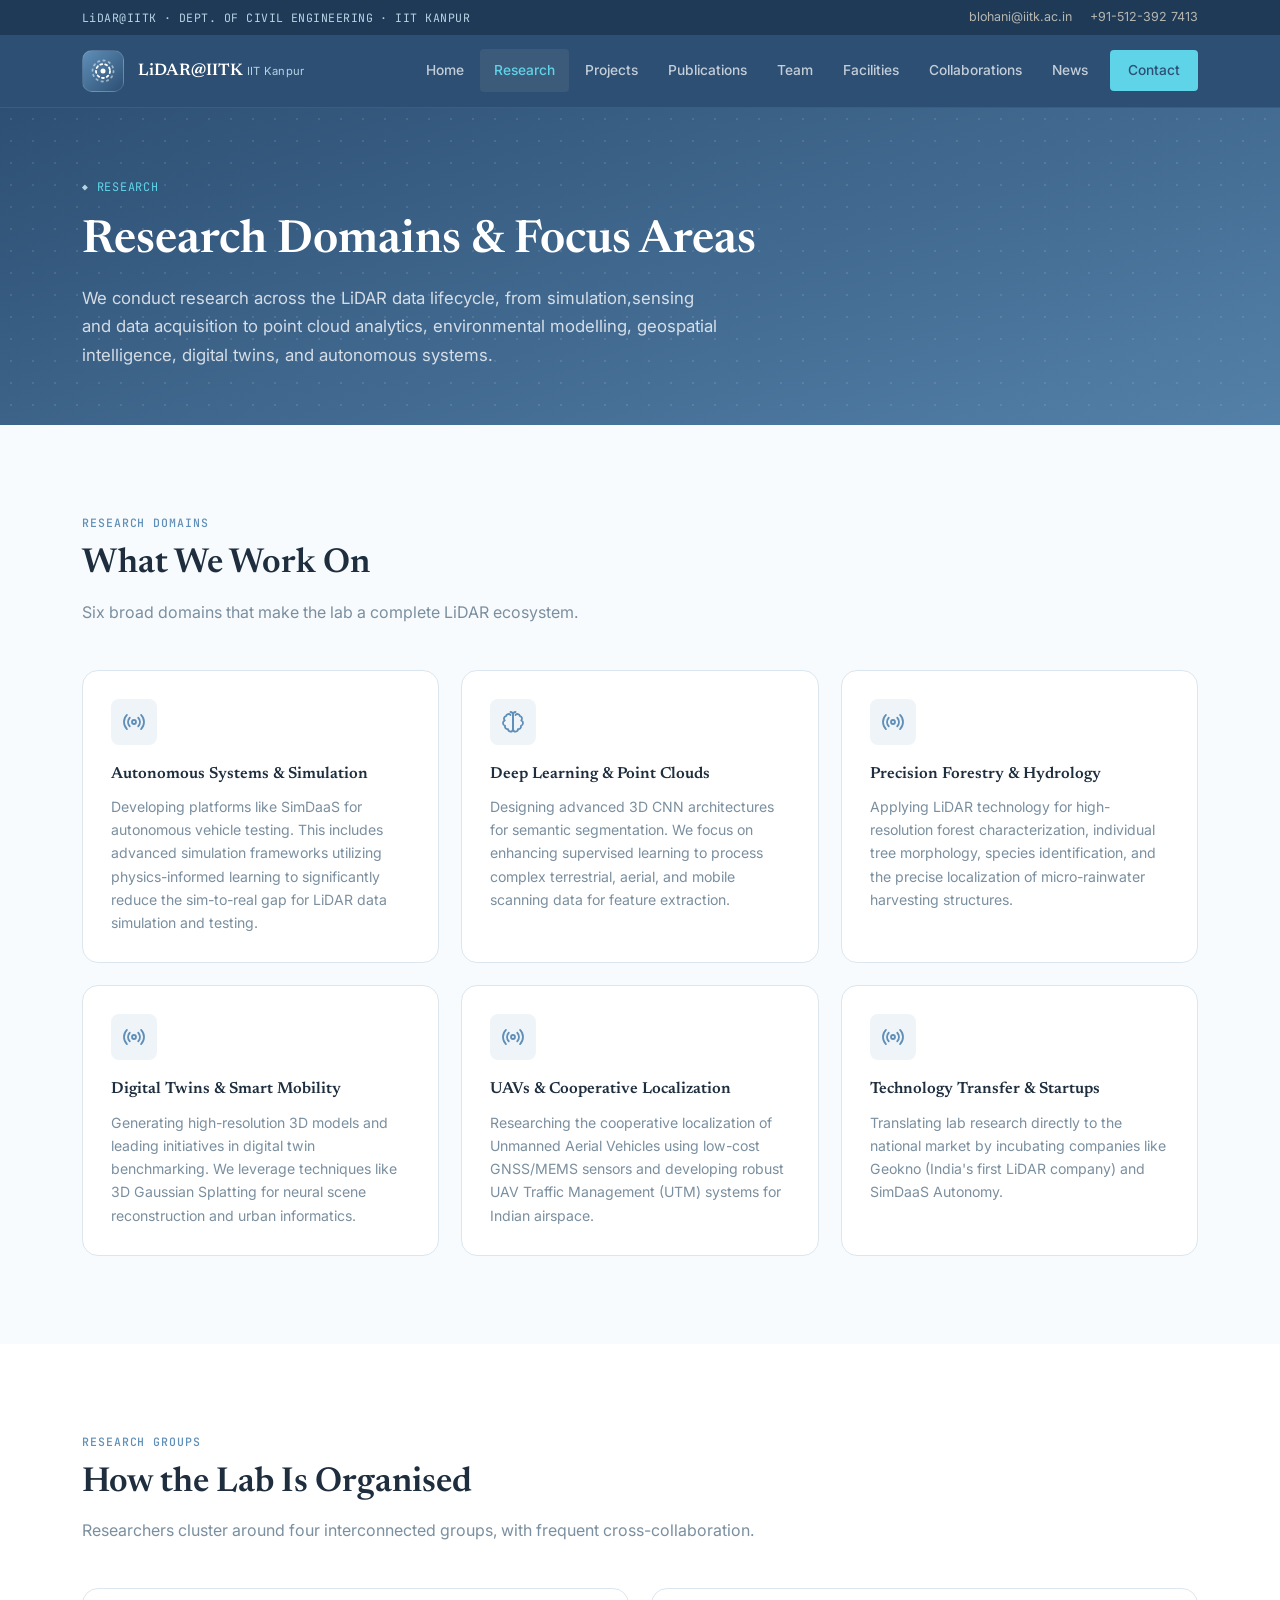
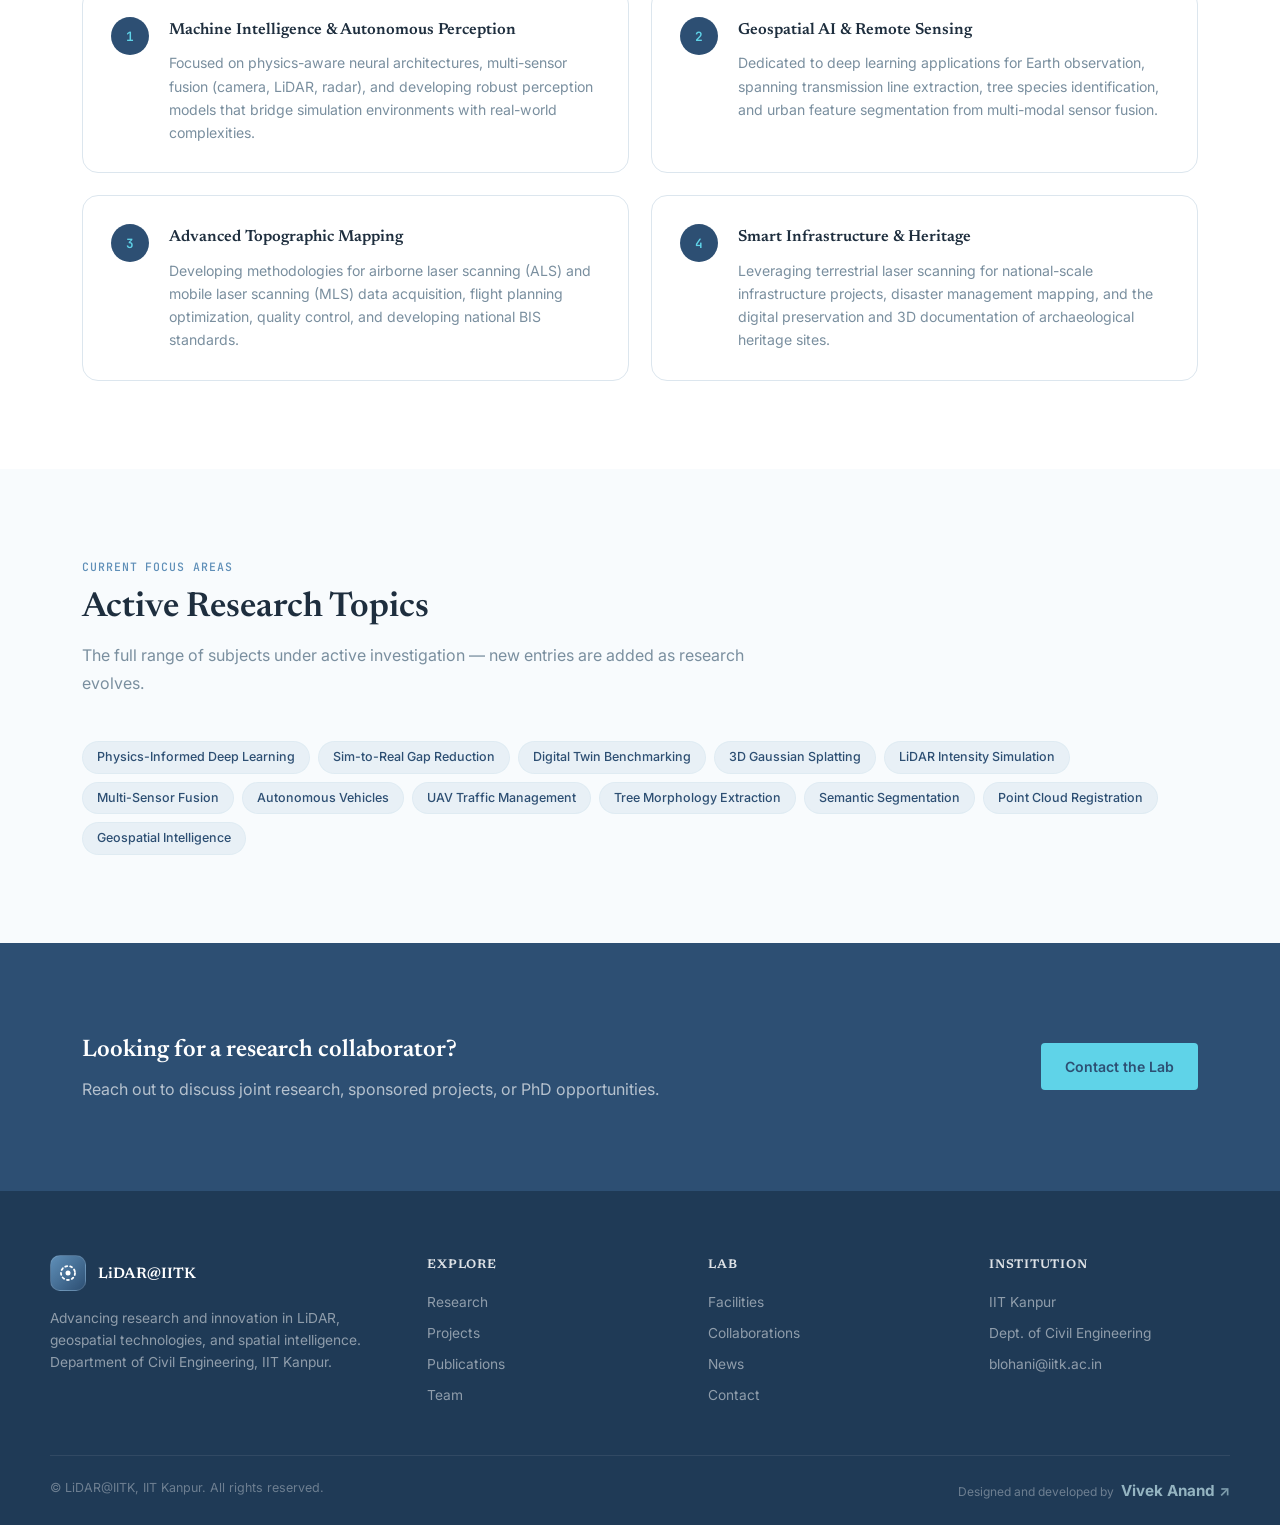
<file: research.html>
<!DOCTYPE html>
<html lang="en">
<head>
<meta charset="UTF-8">
<meta name="viewport" content="width=device-width, initial-scale=1.0">
<title>Research — LiDAR@IITK, IIT Kanpur</title>
<meta name="description" content="Research domains, groups, and current focus areas at the Geoinformatics Laboratory, IIT Kanpur — India's one-stop solution for LiDAR research.">
<link rel="preconnect" href="https://fonts.googleapis.com">
<link rel="preconnect" href="https://fonts.gstatic.com" crossorigin>
<link rel="stylesheet" href="css/style.css">
<style>
  .group-card { display: flex; gap: 20px; align-items: flex-start; }
  .group-marker {
    flex-shrink: 0; width: 38px; height: 38px; border-radius: 50%;
    background: var(--navy); color: var(--sand); display: flex; align-items: center; justify-content: center;
    font-family: var(--f-mono); font-size: 0.8rem; font-weight: 600;
  }
</style>
</head>
<body>

<div class="topbar">
  <div class="container">
    <span class="topbar-tag">LiDAR@IITK · DEPT. OF CIVIL ENGINEERING · IIT KANPUR</span>
    <div class="topbar-links">
      <a href="mailto:blohani@iitk.ac.in">blohani@iitk.ac.in</a>
      <a href="tel:+915123927413">+91-512-392 7413</a>
    </div>
  </div>
</div>

<header class="site-nav">
  <div class="container nav-row">
    <a class="brand" href="index.html">
      <span class="brand-mark">
        <svg viewBox="0 0 24 24" fill="none" stroke="white" stroke-width="1.8" stroke-linecap="round" stroke-linejoin="round">
          <circle cx="12" cy="12" r="2.5" fill="white" stroke="none"/>
          <circle cx="12" cy="12" r="7" stroke-dasharray="2 3"/>
          <circle cx="12" cy="12" r="10.5" stroke-dasharray="1.5 4" opacity="0.5"/>
        </svg>
      </span>
      <span class="brand-text">
        <span class="b1">LiDAR@IITK</span>
        <span class="b2">IIT Kanpur</span>
      </span>
    </a>
    <nav class="nav-links">
      <a href="index.html">Home</a>
      <a href="research.html">Research</a>
      <a href="projects.html">Projects</a>
      <a href="publications.html">Publications</a>
      <a href="team.html">Team</a>
      <a href="facilities.html">Facilities</a>
      <a href="collaborations.html">Collaborations</a>
      <a href="news.html">News</a>
      <a href="contact.html" class="nav-cta">Contact</a>
    </nav>
    <button class="nav-toggle" aria-label="Toggle menu">
      <svg viewBox="0 0 24 24" fill="none" stroke="currentColor" stroke-width="2" stroke-linecap="round"><line x1="3" y1="6" x2="21" y2="6"/><line x1="3" y1="12" x2="21" y2="12"/><line x1="3" y1="18" x2="21" y2="18"/></svg>
    </button>
  </div>
  <div class="mobile-menu">
    <a href="index.html">Home</a>
    <a href="research.html">Research</a>
    <a href="projects.html">Projects</a>
    <a href="publications.html">Publications</a>
    <a href="team.html">Team</a>
    <a href="facilities.html">Facilities</a>
    <a href="collaborations.html">Collaborations</a>
    <a href="news.html">News</a>
    <a href="contact.html">Contact</a>
  </div>
</header>

<main>

  <div class="page-header">
    <div class="scan-field"></div>
    <div class="container">
      <div class="page-eyebrow">Research</div>
      <h1>Research Domains &amp; Focus Areas</h1>
      <p class="lead">We conduct research across the LiDAR data lifecycle, from simulation,sensing and data acquisition to point cloud analytics, environmental modelling, geospatial intelligence, digital twins, and autonomous systems.</p>
    </div>
  </div>

  <!-- DOMAINS -->
  <section class="section">
    <div class="container">
      <div class="section-head">
        <div class="kicker">Research Domains</div>
        <h2 class="section-title">What We Work On</h2>
        <p class="section-desc">Six broad domains that make the lab a complete LiDAR ecosystem.</p>
      </div>
      <div class="grid-3" id="focus-grid"></div>
    </div>
  </section>

  <!-- GROUPS -->
  <section class="section alt">
    <div class="container">
      <div class="section-head">
        <div class="kicker">Research Groups</div>
        <h2 class="section-title">How the Lab Is Organised</h2>
        <p class="section-desc">Researchers cluster around four interconnected groups, with frequent cross-collaboration.</p>
      </div>
      <div class="grid-2" id="groups-grid"></div>
    </div>
  </section>

  <!-- CURRENT FOCUS / ALL AREAS -->
  <section class="section">
    <div class="container">
      <div class="section-head">
        <div class="kicker">Current Focus Areas</div>
        <h2 class="section-title">Active Research Topics</h2>
        <p class="section-desc">The full range of subjects under active investigation — new entries are added as research evolves.</p>
      </div>
      <div class="tag-row" id="research-tags"></div>
    </div>
  </section>

  <section class="section navy">
    <div class="container">
      <div class="cta-band" style="background:transparent;padding:0;display:flex;align-items:center;justify-content:space-between;gap:32px;flex-wrap:wrap;">
        <div>
          <h2 style="color:#fff;font-size:1.5rem;">Looking for a research collaborator?</h2>
          <p style="color:rgba(255,255,255,0.65);margin-top:6px;">Reach out to discuss joint research, sponsored projects, or PhD opportunities.</p>
        </div>
        <a href="contact.html" class="btn btn-primary">Contact the Lab</a>
      </div>
    </div>
  </section>

</main>

<footer class="site-footer">
  <div class="container footer-top">
    <div class="footer-grid">
      <div class="footer-col">
        <div class="footer-brand">
          <span class="brand-mark" style="width:36px;height:36px;">
            <svg viewBox="0 0 24 24" fill="none" stroke="white" stroke-width="1.8" stroke-linecap="round" stroke-linejoin="round" width="20" height="20">
              <circle cx="12" cy="12" r="2.5" fill="white" stroke="none"/>
              <circle cx="12" cy="12" r="7" stroke-dasharray="2 3"/>
            </svg>
          </span>
          <span class="brand-text"><span class="b1" style="font-size:0.95rem;">LiDAR@IITK</span></span>
        </div>
        <p>Advancing research and innovation in LiDAR, geospatial technologies, and spatial intelligence. Department of Civil Engineering, IIT Kanpur.</p>
      </div>
      <div class="footer-col">
        <h4>Explore</h4>
        <a href="research.html">Research</a>
        <a href="projects.html">Projects</a>
        <a href="publications.html">Publications</a>
        <a href="team.html">Team</a>
      </div>
      <div class="footer-col">
        <h4>Lab</h4>
        <a href="facilities.html">Facilities</a>
        <a href="collaborations.html">Collaborations</a>
        <a href="news.html">News</a>
        <a href="contact.html">Contact</a>
      </div>
      <div class="footer-col">
        <h4>Institution</h4>
        <a href="https://www.iitk.ac.in" target="_blank" rel="noopener">IIT Kanpur</a>
        <a href="https://www.iitk.ac.in/ce/" target="_blank" rel="noopener">Dept. of Civil Engineering</a>
        <a href="mailto:blohani@iitk.ac.in">blohani@iitk.ac.in</a>
      </div>
    </div>
  </div>
  <div class="container footer-bottom">
    <span>
        © LiDAR@IITK, IIT Kanpur. All rights reserved.
    </span>

    <span class="footer-credit">
      Designed and developed by
      <a href="https://home.iitk.ac.in/~viveka21/"
         target="_blank"
         rel="noopener"
         class="developer-link">
         Vivek Anand
      </a>
  </span>
</div>
</footer>

<script src="js/main.js"></script>
<script>
GeoLab.fetchJSON('data/lab.json').then(function (lab) {
  renderFocusAreas(lab.focus_areas);
  renderGroups(lab.research_groups);
  renderTags(lab.research_areas);
}).catch(function () {
  GeoLab.showError(document.getElementById('focus-grid'), 'research domains');
  GeoLab.showError(document.getElementById('groups-grid'), 'research groups');
  GeoLab.showError(document.getElementById('research-tags'), 'research areas');
});

function renderFocusAreas(areas) {
  document.getElementById('focus-grid').innerHTML = areas.map(function (a) {
    return '<div class="card"><div class="card-icon">' + GeoLab.svgIcon(a.icon) + '</div><h3>' + GeoLab.escapeHTML(a.title) + '</h3><p>' + GeoLab.escapeHTML(a.description) + '</p></div>';
  }).join('');
}

function renderGroups(groups) {
  document.getElementById('groups-grid').innerHTML = groups.map(function (g, i) {
    return '<div class="card group-card"><div class="group-marker">' + (i + 1) + '</div><div><h3>' + GeoLab.escapeHTML(g.name) + '</h3><p>' + GeoLab.escapeHTML(g.description) + '</p></div></div>';
  }).join('');
}

function renderTags(areas) {
  document.getElementById('research-tags').innerHTML = areas.map(function (a) {
    return '<span class="tag">' + GeoLab.escapeHTML(a) + '</span>';
  }).join('');
}
</script>
</body>
</html>
</file>
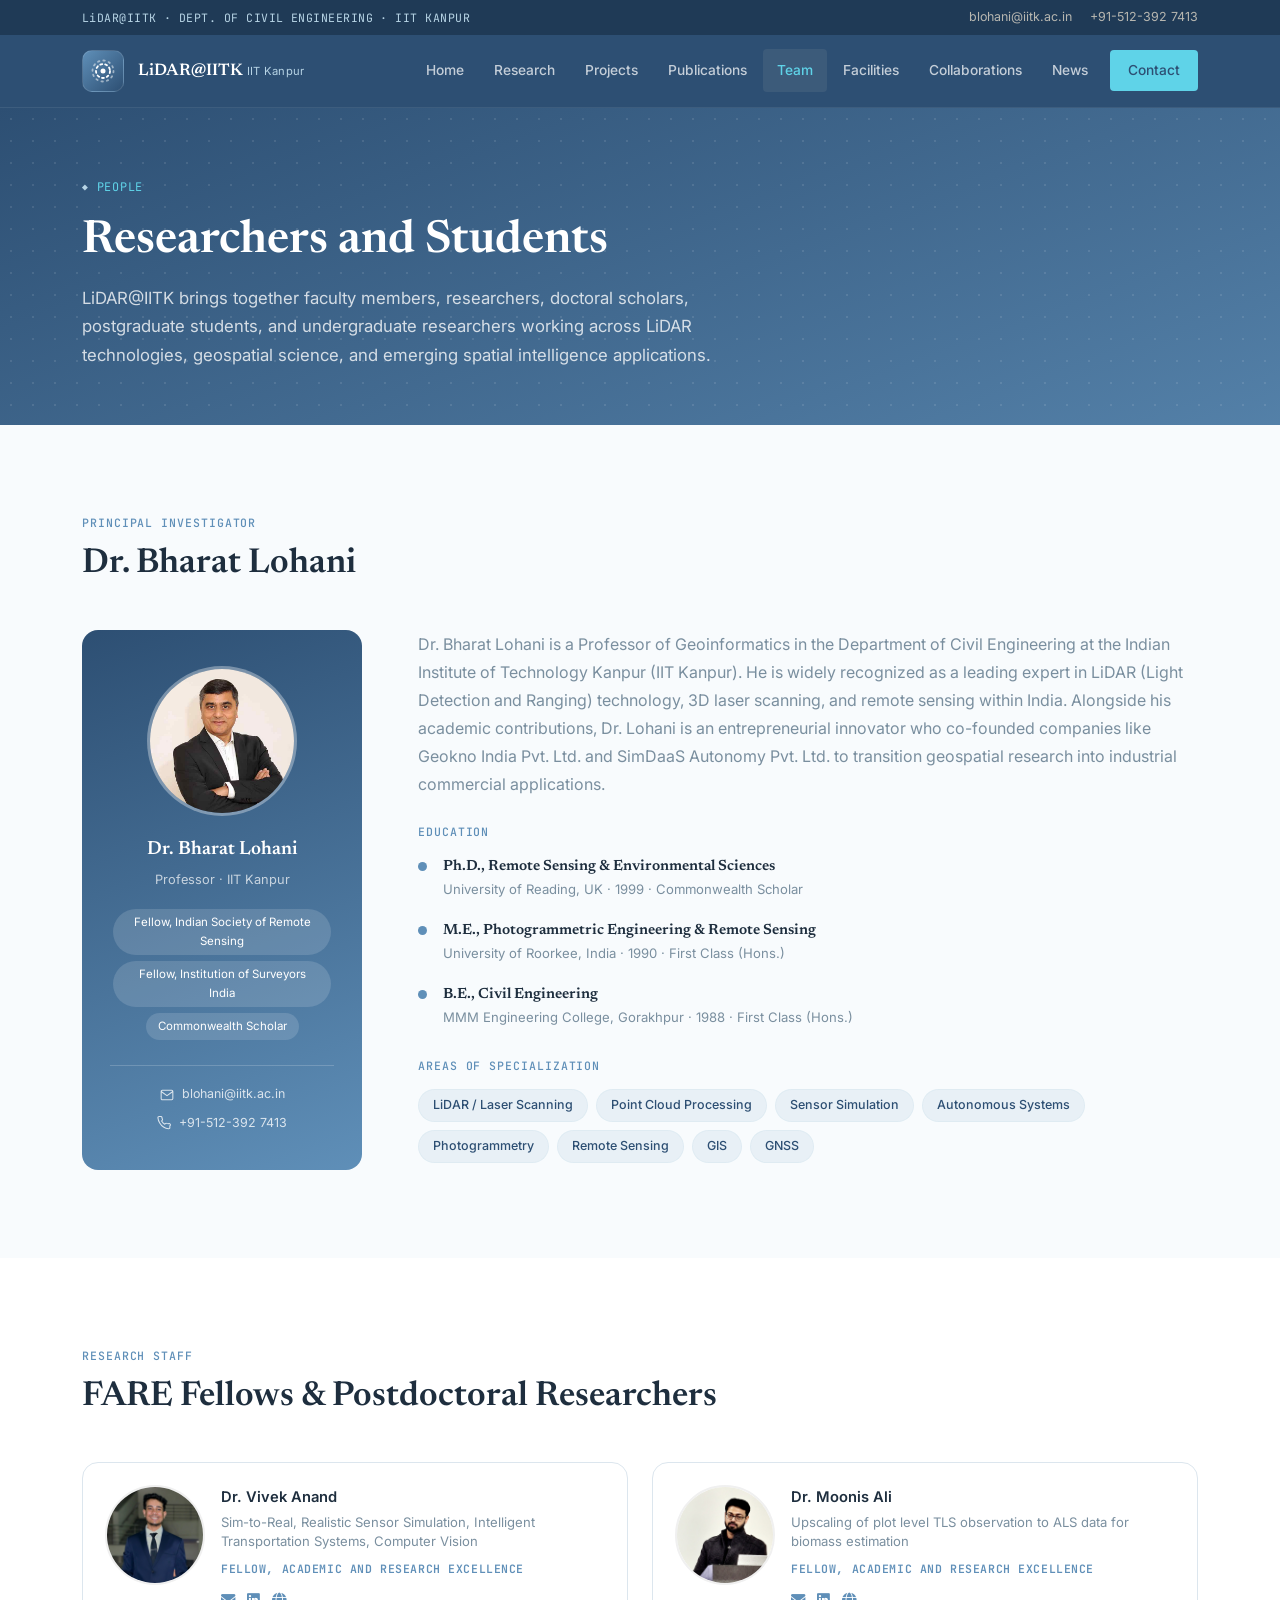
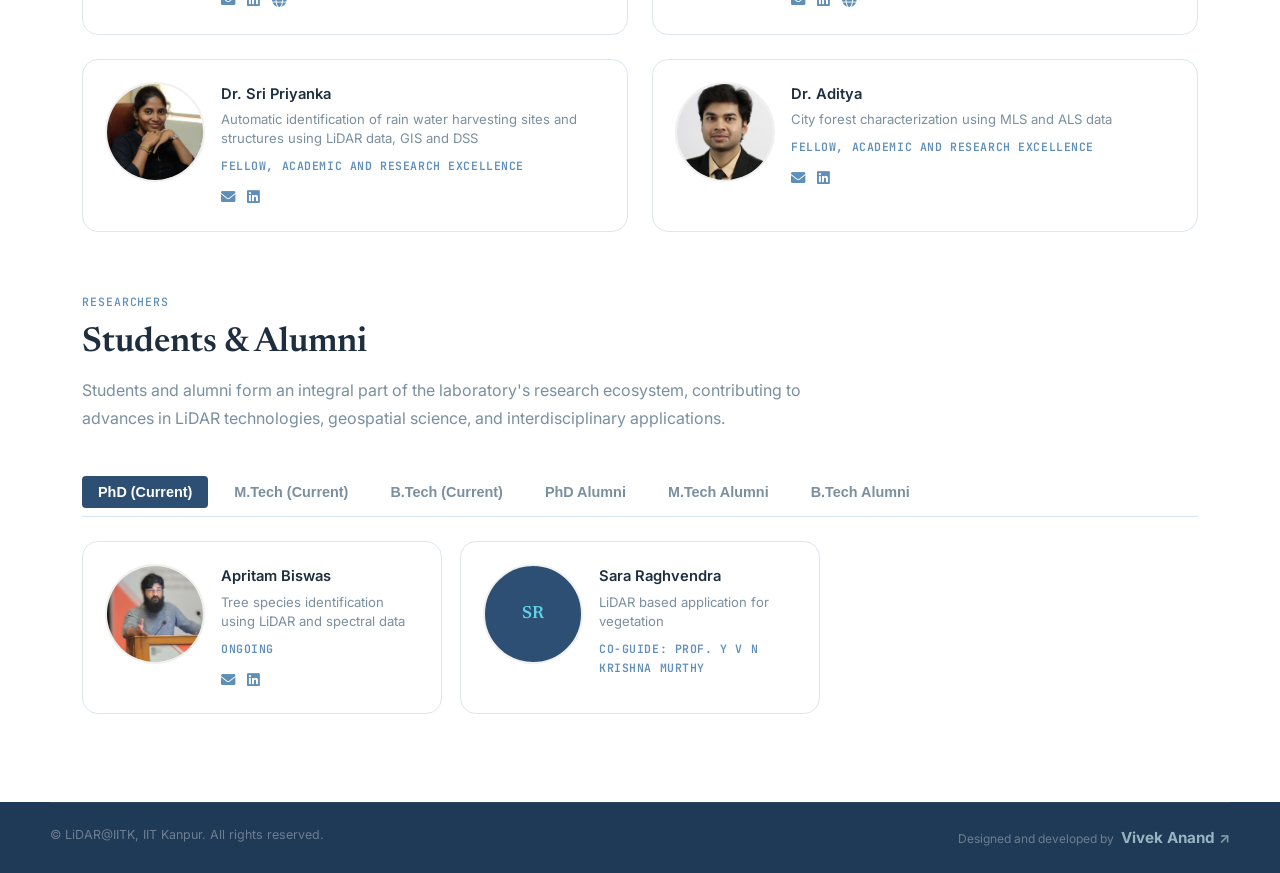
<file: team.html>
<!DOCTYPE html>
<html lang="en">
<head>
<meta charset="UTF-8">
<meta name="viewport" content="width=device-width, initial-scale=1.0">
<title>Team — LiDAR@IITK, IIT Kanpur</title>
<meta name="description" content="Meet the Principal Investigator, researchers, PhD and M.Tech students, and alumni of the Geoinformatics Laboratory, IIT Kanpur.">
<link rel="preconnect" href="https://fonts.googleapis.com">
<link rel="preconnect" href="https://fonts.gstatic.com" crossorigin>
<link rel="stylesheet" href="css/style.css">
<link href="https://cdnjs.cloudflare.com/ajax/libs/font-awesome/6.0.0/css/all.min.css" rel="stylesheet">
<style>
  .prof-grid { display: grid; grid-template-columns: 280px 1fr; gap: 56px; align-items: start; }
  .prof-card { background: linear-gradient(160deg, var(--navy), var(--steel)); border-radius: var(--r-lg); padding: 36px 28px; color: var(--white); text-align: center; }
  .prof-avatar {
    width: 150px; height: 150px; background: rgba(255,255,255,0.12); border-radius: 50%; margin: 0 auto 18px;
    display: flex; align-items: center; justify-content: center; font-family: var(--f-display);
    font-size: 2.3rem; font-weight: 600; border: 3px solid rgba(255,255,255,0.25); overflow: hidden;
  }
  .prof-avatar img { width: 100%; height: 100%; object-fit: cover; }
  .prof-card h2 { color: var(--white); font-size: 1.2rem; margin-bottom: 4px; }
  .prof-designation { font-size: 0.8rem; color: rgba(255,255,255,0.7); margin-bottom: 16px; }
  .prof-pill { display: inline-block; background: rgba(255,255,255,0.14); border-radius: 100px; padding: 4px 12px; font-size: 0.72rem; margin: 3px; }
  .prof-contacts { margin-top: 22px; border-top: 1px solid rgba(255,255,255,0.18); padding-top: 18px; display:flex; flex-direction:column; gap:8px; }
  .prof-contacts a { display: flex; align-items: center; gap: 8px; justify-content: center; font-size: 0.78rem; color: rgba(255,255,255,0.78); text-decoration: none; }
  .prof-contacts a:hover { color: var(--white); }
  
  .edu-entry { display: flex; gap: 16px; margin-bottom: 18px; }
  .edu-dot { width: 9px; height: 9px; background: var(--steel); border-radius: 50%; flex-shrink: 0; margin-top: 7px; }
  .edu-entry h4 { font-size: 0.92rem; font-weight: 600; color: var(--ink); }
  .edu-entry p { font-size: 0.82rem; color: var(--muted); }
  
  /* Student Card with Avatar & Links */
  .student-grid { display: grid; grid-template-columns: repeat(3, 1fr); gap: 18px; }
  .student-card { display: flex; align-items: flex-start; gap: 16px; background: var(--white); border: 1px solid var(--line); border-radius: var(--r-lg); padding: 22px; transition: border-color .2s, box-shadow .2s; }
  .student-card:hover { border-color: var(--steel); box-shadow: var(--shadow); }
  
  .student-avatar { width: 100px; height: 100px; border-radius: 50%; background: var(--navy); color: var(--sand); display: flex; align-items: center; justify-content: center; font-family: var(--f-display); font-weight: 600; font-size: 1.1rem; flex-shrink: 0; overflow: hidden; border: 2px solid #f0f0f0;}
  .student-avatar img { width: 100%; height: 100%; object-fit: cover; }
  
  .student-info { flex: 1; }
  .student-name { font-weight: 600; font-size: 0.92rem; color: var(--ink); margin-bottom: 4px; }
  .student-topic { font-size: 0.82rem; color: var(--muted); line-height: 1.45; margin-bottom: 8px; }
  .student-meta { font-size: 0.72rem; color: var(--steel); font-weight: 600; font-family: var(--f-mono); text-transform: uppercase; letter-spacing: 0.05em;}
  
  /* ADDED: Styling for Email, LinkedIn, and Website links */
  .student-links { display: flex; gap: 12px; margin-top: 10px; }
  .student-links a { color: var(--steel); font-size: 0.9rem; transition: color 0.2s; text-decoration: none; }
  .student-links a:hover { color: var(--navy); }
  
  /* Researchers Grid */
  .researcher-grid { display: grid; grid-template-columns: repeat(2, 1fr); gap: 24px; margin-bottom: 40px; }
  
  @media (max-width: 980px) { .prof-grid { grid-template-columns: 1fr; } .student-grid, .researcher-grid { grid-template-columns: 1fr 1fr; } }
  @media (max-width: 640px) { .student-grid, .researcher-grid { grid-template-columns: 1fr; } }
  
  /* Tabs layout update */
  .tabs { display: flex; flex-wrap: wrap; gap: 10px; margin-bottom: 24px; border-bottom: 1px solid var(--line); padding-bottom: 10px;}
  .tab { background: none; border: none; font-size: 0.9rem; font-weight: 600; color: var(--muted); padding: 8px 16px; cursor: pointer; border-radius: 4px; transition: all 0.2s; }
  .tab:hover { color: var(--navy); background: rgba(0,0,0,0.03); }
  .tab.active { color: var(--white); background: var(--navy); }
</style>
</head>
<body>

<div class="topbar">
  <div class="container">
    <span class="topbar-tag">LiDAR@IITK · DEPT. OF CIVIL ENGINEERING · IIT KANPUR</span>
    <div class="topbar-links">
      <a href="mailto:blohani@iitk.ac.in">blohani@iitk.ac.in</a>
      <a href="tel:+915123927413">+91-512-392 7413</a>
    </div>
  </div>
</div>

<header class="site-nav">
  <div class="container nav-row">
    <a class="brand" href="index.html">
      <span class="brand-mark">
        <svg viewBox="0 0 24 24" fill="none" stroke="white" stroke-width="1.8" stroke-linecap="round" stroke-linejoin="round">
          <circle cx="12" cy="12" r="2.5" fill="white" stroke="none"/>
          <circle cx="12" cy="12" r="7" stroke-dasharray="2 3"/>
          <circle cx="12" cy="12" r="10.5" stroke-dasharray="1.5 4" opacity="0.5"/>
        </svg>
      </span>
      <span class="brand-text">
        <span class="b1">LiDAR@IITK</span>
        <span class="b2">IIT Kanpur</span>
      </span>
    </a>
    <nav class="nav-links">
      <a href="index.html">Home</a>
      <a href="research.html">Research</a>
      <a href="projects.html">Projects</a>
      <a href="publications.html">Publications</a>
      <a href="team.html">Team</a>
      <a href="facilities.html">Facilities</a>
      <a href="collaborations.html">Collaborations</a>
      <a href="news.html">News</a>
      <a href="contact.html" class="nav-cta">Contact</a>
    </nav>
  </div>
</header>

<main>

  <div class="page-header">
    <div class="scan-field"></div>
    <div class="container">
      <div class="page-eyebrow">People</div>
      <h1>Researchers and Students</h1>
      <p class="lead">
      LiDAR@IITK brings together faculty members, researchers, doctoral scholars, postgraduate students, and undergraduate researchers working across LiDAR technologies, geospatial science, and emerging spatial intelligence applications.
      </p>
    </div>
  </div>

  <section class="section">
    <div class="container">
      <div class="section-head">
        <div class="kicker">Principal Investigator</div>
        <h2 class="section-title" id="prof-name">Dr. Bharat Lohani</h2>
      </div>
      <div class="prof-grid">
        <div class="prof-card">
          <div class="prof-avatar" id="prof-avatar">BL</div>
          <h2 id="prof-name-card">Dr. Bharat Lohani</h2>
          <div class="prof-designation" id="prof-designation">Professor · IIT Kanpur</div>
          <div id="prof-pills"></div>
          <div class="prof-contacts" id="prof-contacts"></div>
        </div>
        <div>
          <p class="section-desc" id="prof-bio" style="margin-bottom:24px;"></p>
          <div class="kicker">Education</div>
          <div id="prof-education" style="margin-top:14px;margin-bottom:28px;"></div>
          <div class="kicker">Areas of Specialization</div>
          <div class="tag-row" id="prof-specs" style="margin-top:14px;"></div>
        </div>
      </div>
    </div>
  </section>
  
  <section class="section alt" style="padding-bottom: 20px;">
    <div class="container">
      <div class="section-head">
        <div class="kicker">Research Staff</div>
        <h2 class="section-title">FARE Fellows & Postdoctoral Researchers</h2>
      </div>
      <div class="researcher-grid" id="researcher-grid"></div>
    </div>
  </section>

  <section class="section alt" style="padding-top: 0;">
    <div class="container">
      <div class="section-head">
        <div class="kicker">Researchers</div>
        <h2 class="section-title">Students &amp; Alumni</h2>
        <p class="section-desc">Students and alumni form an integral part of the laboratory's research ecosystem, contributing to advances in LiDAR technologies, geospatial science, and interdisciplinary applications.</p>
      </div>
      <div class="tabs" id="student-tabs">
        <button class="tab active" data-tab="phd_current">PhD (Current)</button>
        <button class="tab" data-tab="mtech_current">M.Tech (Current)</button>
        <button class="tab" data-tab="btech_current">B.Tech (Current)</button>
        <button class="tab" data-tab="phd_alumni">PhD Alumni</button>
        <button class="tab" data-tab="mtech_alumni">M.Tech Alumni</button>
        <button class="tab" data-tab="btech_alumni">B.Tech Alumni</button>
      </div>
      <div class="student-grid" id="student-grid"></div>
    </div>
  </section>

</main>

<footer class="site-footer">
  <div class="container footer-bottom">
    <span>© LiDAR@IITK, IIT Kanpur. All rights reserved.</span>
    <span class="footer-credit">
      Designed and developed by
      <a href="https://home.iitk.ac.in/~viveka21/"
         target="_blank"
         rel="noopener"
         class="developer-link">
         Vivek Anand
      </a>
  </span>
  </div>
</footer>

<script src="js/main.js"></script>
<script>
var studentData = {};
var researcherData = [];

GeoLab.fetchJSON('data/team.json').then(function (data) {
  renderProfessor(data.professor);
  
  researcherData = data.researchers || [];
  renderResearchers();
  
  studentData = data.students || {};
  initStudentTabs();
  showStudentTab('phd_current');
}).catch(function (err) {
  console.error(err);
  GeoLab.showError(document.getElementById('student-grid'), 'team information');
});

// Helper for Initials
function getInitials(name) {
  if (!name) return '';
  var parts = name.split(' ').filter(Boolean);
  var init = parts[0].charAt(0);
  if (parts.length > 1) init += parts[parts.length - 1].charAt(0);
  return init.toUpperCase();
}

function renderProfessor(prof) {
  document.getElementById('prof-name').textContent = prof.name;
  document.getElementById('prof-name-card').textContent = prof.name;
  document.getElementById('prof-designation').textContent = prof.title + ' · IIT Kanpur';
  document.getElementById('prof-bio').textContent = prof.bio;

  if (prof.photo && prof.photo.trim() !== "") {
    document.getElementById('prof-avatar').innerHTML = '<img src="' + GeoLab.escapeHTML(prof.photo) + '" alt="' + GeoLab.escapeHTML(prof.name) + '">';
  }

  document.getElementById('prof-pills').innerHTML = (prof.fellowships || []).map(function (f) {
    return '<span class="prof-pill">' + GeoLab.escapeHTML(f) + '</span>';
  }).join('');

  document.getElementById('prof-contacts').innerHTML =
    '<a href="mailto:' + prof.email + '">' + GeoLab.svgMail() + GeoLab.escapeHTML(prof.email) + '</a>' +
    '<a href="tel:' + prof.phone.replace(/[^+\d]/g, '') + '">' + GeoLab.svgPhone() + GeoLab.escapeHTML(prof.phone) + '</a>';

  document.getElementById('prof-education').innerHTML = (prof.education || []).map(function (e) {
    return '<div class="edu-entry"><div class="edu-dot"></div><div><h4>' + GeoLab.escapeHTML(e.degree) + '</h4><p>' + GeoLab.escapeHTML(e.school) + ' · ' + GeoLab.escapeHTML(e.year) + (e.note ? ' · ' + GeoLab.escapeHTML(e.note) : '') + '</p></div></div>';
  }).join('');

  document.getElementById('prof-specs').innerHTML = (prof.specializations || []).map(function (s) {
    return '<span class="tag">' + GeoLab.escapeHTML(s) + '</span>';
  }).join('');
}

function generateCardHtml(person, metaText) {
  var avatar = (person.photo && person.photo.trim() !== '')
    ? '<img src="' + GeoLab.escapeHTML(person.photo) + '" alt="' + GeoLab.escapeHTML(person.name) + '">'
    : getInitials(person.name);
    
  var metaHtml = metaText ? '<div class="student-meta">' + GeoLab.escapeHTML(metaText) + '</div>' : '';
  
  // ADDED: Logic to inject Email, LinkedIn, and Website icons if data exists
  var linksHtml = '';
  if (person.email || person.linkedin || person.website) {
    linksHtml += '<div class="student-links">';
    if (person.email) {
      linksHtml += '<a href="mailto:' + GeoLab.escapeHTML(person.email) + '" title="Email"><i class="fas fa-envelope"></i></a>';
    }
    if (person.linkedin) {
      linksHtml += '<a href="' + GeoLab.escapeHTML(person.linkedin) + '" target="_blank" title="LinkedIn Profile"><i class="fab fa-linkedin"></i></a>';
    }
    if (person.website) {
      linksHtml += '<a href="' + GeoLab.escapeHTML(person.website) + '" target="_blank" title="Personal Website"><i class="fas fa-globe"></i></a>';
    }
    linksHtml += '</div>';
  }
  
  return '<div class="student-card">' +
         '<div class="student-avatar">' + avatar + '</div>' +
         '<div class="student-info">' +
           '<div class="student-name">' + GeoLab.escapeHTML(person.name) + '</div>' +
           '<div class="student-topic">' + GeoLab.escapeHTML(person.topic || person.role || '') + '</div>' +
           metaHtml +
           linksHtml + 
         '</div></div>';
}

function renderResearchers() {
  var el = document.getElementById('researcher-grid');
  if (!researcherData.length) {
    el.innerHTML = '<p class="section-desc">No active researchers listed at the moment.</p>';
    return;
  }
  el.innerHTML = researcherData.map(function (r) {
    return generateCardHtml(r, r.role);
  }).join('');
}

function initStudentTabs() {
  document.querySelectorAll('#student-tabs .tab').forEach(function (tab) {
    tab.addEventListener('click', function () {
      document.querySelectorAll('#student-tabs .tab').forEach(function (t) { t.classList.remove('active'); });
      tab.classList.add('active');
      showStudentTab(tab.dataset.tab);
    });
  });
}

function showStudentTab(key) {
  var el = document.getElementById('student-grid');
  var list = studentData[key] || [];
  if (!list.length) { 
      el.innerHTML = '<p style="grid-column: 1/-1; text-align: left; color: var(--muted); padding: 20px 0;">There are currently no members listed in this category.</p>'; 
      return; 
  }
  
  el.innerHTML = list.map(function (s) {
    var meta = '';
    if (key.indexOf('current') > -1) {
      meta = s.co_guide ? 'Co-guide: ' + s.co_guide : 'Ongoing';
    } else {
      meta = 'Class of ' + (s.year || 'Unknown');
    }
    return generateCardHtml(s, meta);
  }).join('');
}

GeoLab.svgMail = function () { return '<svg width="14" height="14" fill="none" stroke="currentColor" stroke-width="1.8" viewBox="0 0 24 24"><path d="M4 4h16c1.1 0 2 .9 2 2v12c0 1.1-.9 2-2 2H4c-1.1 0-2-.9-2-2V6c0-1.1.9-2 2-2z"/><polyline points="22,6 12,13 2,6"/></svg>'; };
GeoLab.svgPhone = function () { return '<svg width="14" height="14" fill="none" stroke="currentColor" stroke-width="1.8" viewBox="0 0 24 24"><path d="M22 16.92v3a2 2 0 0 1-2.18 2 19.79 19.79 0 0 1-8.63-3.07A19.5 19.5 0 0 1 4.69 12 19.79 19.79 0 0 1 1.61 3.18 2 2 0 0 1 3.6 1h3a2 2 0 0 1 2 1.72c.127.96.361 1.903.7 2.81a2 2 0 0 1-.45 2.11L7.91 8.6a16 16 0 0 0 5.45 5.45l.96-.96a2 2 0 0 1 2.11-.45c.907.339 1.85.573 2.81.7A2 2 0 0 1 22 16.92z"/></svg>'; };
</script>
</body>
</html>
</file>
<file: css/style.css>
/* ============================================================
   Geoinformatics Laboratory — IIT Kanpur
   Shared design system
   ============================================================ */

@import url('https://fonts.googleapis.com/css2?family=Newsreader:ital,opsz,wght@0,6..72,400;0,6..72,500;0,6..72,600;0,6..72,700;1,6..72,400&family=Inter:wght@400;500;600;700&family=JetBrains+Mono:wght@400;500&display=swap');

:root {
  /* ── Brand palette (fixed) ── */
  --navy:        #2D4F73;
  --navy-deep:   #1F3A56;
  --steel:       #5F8FB8;
  --mist:        #B7D4E5;
  --sand:        #5FD3E8;
  --sand-deep:   #E8EEF3;
  --orange:      #c75b2a;

  /* ── Derived neutrals ── */
  --ink:         #1E2E3E;
  --body:        #4D6478;
  --muted:       #7A8F9F;
  --line:        #DCE6EE;
  --line-soft:   #EDF3F7;
  --white:       #FFFFFF;
  --off-white:   #FCFDFE;
  --paper:       #F8FBFD;

  /* ── Tints of brand colours (for backgrounds / pills) ── */
  --navy-05:     rgba(45,79,115,0.05);
  --navy-08:     rgba(45,79,115,0.08);
  --navy-12:     rgba(45,79,115,0.12);

  --steel-10:    rgba(95,143,184,0.10);
  --steel-15:    rgba(95,143,184,0.15);

  --mist-20:     rgba(183,212,229,0.20);

  --sand-40:     rgba(246,248,250,0.4);

  --ok:          #3F7A5C;
  --ok-bg:       #E7F1EA;

  /* ── Type ── */
  --f-display: 'Newsreader', Georgia, serif;
  --f-body: 'Inter', system-ui, -apple-system, sans-serif;
  --f-mono: 'JetBrains Mono', 'SF Mono', monospace;

  /* ── Geometry ── */
  --r-sm: 4px;
  --r: 8px;
  --r-lg: 16px;

  --shadow-sm: 0 1px 2px rgba(22,34,46,0.06), 0 1px 3px rgba(22,34,46,0.04);
  --shadow:    0 4px 16px rgba(22,34,46,0.08);
  --shadow-lg: 0 12px 36px rgba(22,34,46,0.14);

  --max: 1180px;
}

@media (prefers-reduced-motion: reduce) {
  *, *::before, *::after { animation-duration: 0.001ms !important; animation-iteration-count: 1 !important; transition-duration: 0.001ms !important; scroll-behavior: auto !important; }
}

* , *::before, *::after { box-sizing: border-box; margin: 0; padding: 0; }
html { scroll-behavior: smooth; }
body {
  font-family: var(--f-body);
  background: var(--paper);
  color: var(--body);
  font-size: 16px;
  line-height: 1.65;
  -webkit-font-smoothing: antialiased;
}
img { max-width: 100%; display: block; }
a { color: inherit; }
:focus-visible { outline: 2px solid var(--steel); outline-offset: 3px; border-radius: 2px; }

h1, h2, h3, h4 { font-family: var(--f-display); color: var(--ink); font-weight: 600; }

.mono { font-family: var(--f-mono); }

.container { max-width: var(--max); margin: 0 auto; padding: 0 32px; }

/* ============================================================
   Scan-line texture (signature motif)
   A thin horizontal sweep + faint point-cloud dot field, used
   sparingly to evoke an actual LiDAR scan raster rather than
   generic decoration.
   ============================================================ */
.scan-field {
  position: absolute; inset: 0;
  background-image:
    radial-gradient(rgba(255,255,255,0.10) 1px, transparent 1px);
  background-size: 22px 22px;
  pointer-events: none;
}
.scan-sweep {
  position: absolute; left: 0; right: 0; height: 1px;
  background: linear-gradient(90deg, transparent, rgba(234,224,207,0.85), transparent);
  animation: sweep 6s ease-in-out infinite;
  pointer-events: none;
}
@keyframes sweep {
  0%   { top: 6%; opacity: 0; }
  8%   { opacity: 1; }
  50%  { top: 94%; opacity: 1; }
  58%  { opacity: 0; }
  100% { top: 94%; opacity: 0; }
}

/* ============================================================
   Top utility bar + Nav
   ============================================================ */
.topbar {
  background: var(--navy-deep);
  color: rgba(234,224,207,0.75);
  font-size: 0.78rem;
  padding: 7px 0;
}
.topbar .container { display: flex; justify-content: space-between; align-items: center; flex-wrap: wrap; gap: 6px; }
.topbar-tag { letter-spacing: 0.04em; font-family: var(--f-mono); font-size: 0.72rem; color: var(--mist); }
.topbar a { color: rgba(234,224,207,0.75); text-decoration: none; }
.topbar a:hover { color: var(--sand); }
.topbar-links { display: flex; gap: 18px; }

header.site-nav {
  position: sticky; top: 0; z-index: 200;
  background: var(--navy);
  border-bottom: 1px solid rgba(255,255,255,0.08);
}
.nav-row {
  display: flex; align-items: center; justify-content: space-between;
  height: 72px;
  gap: 24px;
}
.brand { display: flex; align-items: center; gap: 14px; text-decoration: none; flex-shrink: 0; }
.brand-mark {
  width: 42px; height: 42px; flex-shrink: 0;
  border-radius: 10px;
  background: linear-gradient(135deg, var(--steel), var(--navy));
  display: flex; align-items: center; justify-content: center;
  border: 1px solid rgba(255,255,255,0.12);
}
.brand-mark svg { width: 24px; height: 24px; }
.brand-text { line-height: 1.25; }
.brand-text .b1 { font-family: var(--f-display); font-weight: 600; font-size: 1.05rem; color: var(--white); }
.brand-text .b2 { font-size: 0.7rem; color: var(--mist); letter-spacing: 0.02em; }

.nav-links { display: flex; align-items: center; gap: 2px; }
.nav-links a {
  font-size: 0.86rem; font-weight: 500; color: rgba(255,255,255,0.72);
  text-decoration: none; padding: 10px 14px; border-radius: var(--r-sm);
  transition: color 0.15s, background 0.15s;
  white-space: nowrap;
}
.nav-links a:hover { color: var(--white); background: rgba(255,255,255,0.07); }
.nav-links a.active { color: var(--sand); background: rgba(234,224,207,0.08); }
.nav-cta {
  margin-left: 6px;
  background: var(--sand); color: var(--navy) !important;
  font-weight: 600; padding: 9px 18px !important;
}
.nav-cta:hover { background: var(--white); }

.nav-toggle {
  display: none; background: none; border: none; cursor: pointer;
  width: 38px; height: 38px; color: var(--white);
}
.nav-toggle svg { width: 24px; height: 24px; }

/* Hide mobile menu globally on desktop */
.mobile-menu {
  display: none;
}

@media (max-width: 1020px) {
  .nav-links { display: none; }
  .nav-toggle { display: flex; align-items: center; justify-content: center; }
  
  .mobile-menu {
    /* Base display: none is now handled globally above, 
       we just define how it should look here */
    flex-direction: column;
    background: var(--navy-deep);
    border-top: 1px solid rgba(255,255,255,0.08);
    padding: 8px 24px 18px;
  }
  .mobile-menu.open { display: flex; }
  .mobile-menu a {
    color: rgba(255,255,255,0.8); text-decoration: none;
    padding: 12px 4px; font-size: 0.95rem; font-weight: 500;
    border-bottom: 1px solid rgba(255,255,255,0.06);
  }
  .mobile-menu a.active { color: var(--sand); }
}

/* ============================================================
   Page header (used on every interior page)
   ============================================================ */
.page-header {
  background: linear-gradient(160deg, var(--navy) 0%, var(--steel) 130%);
  color: var(--white);
  padding: 64px 0 56px;
  position: relative;
  overflow: hidden;
}
.page-header .container { position: relative; z-index: 1; }
.page-eyebrow {
  display: inline-flex; align-items: center; gap: 8px;
  font-family: var(--f-mono); font-size: 0.74rem; letter-spacing: 0.06em;
  text-transform: uppercase; color: var(--sand);
  margin-bottom: 18px;
}
.page-eyebrow::before { content: '◆'; font-size: 0.6rem; color: var(--mist); }
.page-header h1 {
  font-size: clamp(2rem, 4vw, 2.85rem);
  color: var(--white); line-height: 1.15; max-width: 760px; font-weight: 600;
}
.page-header p.lead {
  margin-top: 16px; font-size: 1.05rem; color: rgba(255,255,255,0.78);
  max-width: 640px; line-height: 1.7;
}
.breadcrumb {
  font-size: 0.78rem; color: rgba(255,255,255,0.55); margin-bottom: 20px;
}
.breadcrumb a { text-decoration: none; color: rgba(255,255,255,0.55); }
.breadcrumb a:hover { color: var(--sand); }

/* ============================================================
   Section scaffolding
   ============================================================ */
main { display: block; }
.section { padding: 88px 0; }
.section.tight { padding: 56px 0; }
.section.alt { background: var(--white); }
.section.navy { background: var(--navy); color: rgba(255,255,255,0.82); }
.section.navy h2 { color: var(--white); }
.section.sand { background: var(--sand-40); }
.section-head { margin-bottom: 44px; max-width: 720px; }
.section-head.center { margin-left: auto; margin-right: auto; text-align: center; }
.kicker {
  font-family: var(--f-mono); font-size: 0.72rem; letter-spacing: 0.08em;
  text-transform: uppercase; color: var(--steel); margin-bottom: 12px; font-weight: 500;
}
.section.navy .kicker { color: var(--mist); }
h2.section-title {
  font-size: clamp(1.6rem, 3vw, 2.15rem); line-height: 1.2; margin-bottom: 12px;
}
.section-desc { color: var(--muted); font-size: 1rem; line-height: 1.75; }
.section.navy .section-desc { color: rgba(255,255,255,0.68); }

/* ============================================================
   Buttons
   ============================================================ */
.btn {
  display: inline-flex; align-items: center; gap: 8px;
  font-size: 0.88rem; font-weight: 600; text-decoration: none;
  padding: 12px 24px; border-radius: var(--r-sm); border: none; cursor: pointer;
  transition: transform 0.15s, box-shadow 0.15s, background 0.15s, color 0.15s, border-color .15s;
}
.btn:hover { transform: translateY(-1px); }
.btn-primary { background: var(--sand); color: var(--navy); }
.btn-primary:hover { background: var(--white); box-shadow: var(--shadow); }
.btn-dark { background: var(--navy); color: var(--white); }
.btn-dark:hover { background: var(--navy-deep); box-shadow: var(--shadow); }
.btn-outline { background: transparent; color: var(--white); border: 1.5px solid rgba(255,255,255,0.4); }
.btn-outline:hover { background: rgba(255,255,255,0.1); border-color: rgba(255,255,255,0.7); }
.btn-outline-dark { background: transparent; color: var(--navy); border: 1.5px solid var(--line); }
.btn-outline-dark:hover { border-color: var(--steel); background: var(--steel-10); }
.btn-sm { padding: 8px 16px; font-size: 0.8rem; }

/* ============================================================
   Stat strip
   ============================================================ */
.stat-strip { background: var(--navy-deep); }
.stat-grid {
  display: grid; grid-template-columns: repeat(6, 1fr);
  padding: 30px 0;
}
.stat-cell { text-align: center; padding: 8px 14px; border-right: 1px solid rgba(255,255,255,0.08); }
.stat-cell:last-child { border-right: none; }
.stat-num {
  font-family: var(--f-display); font-size: 1.9rem; font-weight: 700;
  color: var(--sand); line-height: 1; margin-bottom: 6px; display: block;
}
.stat-label { font-size: 0.7rem; color: rgba(255,255,255,0.55); text-transform: uppercase; letter-spacing: 0.04em; line-height: 1.4; }

/* ============================================================
   Cards
   ============================================================ */
.card {
  background: var(--white); border: 1px solid var(--line);
  border-radius: var(--r-lg); padding: 28px;
  transition: border-color 0.2s, box-shadow 0.2s, transform 0.2s;
}
.card:hover { border-color: var(--steel); box-shadow: var(--shadow); transform: translateY(-3px); }
.card-icon {
  width: 46px; height: 46px; border-radius: var(--r);
  background: var(--steel-10); display: flex; align-items: center; justify-content: center;
  margin-bottom: 16px;
}
.card-icon svg { width: 24px; height: 24px; stroke: var(--steel); }
.card h3 { font-size: 1rem; font-weight: 600; margin-bottom: 8px; }
.card p { font-size: 0.88rem; color: var(--muted); line-height: 1.65; }

.grid-3 { display: grid; grid-template-columns: repeat(3, 1fr); gap: 22px; }
.grid-2 { display: grid; grid-template-columns: repeat(2, 1fr); gap: 22px; }
.grid-4 { display: grid; grid-template-columns: repeat(4, 1fr); gap: 20px; }

/* ============================================================
   Tags / pills
   ============================================================ */
.tag {
  display: inline-block; background: var(--steel-10); color: var(--navy);
  border: 1px solid var(--mist-20); border-radius: 100px; padding: 5px 14px;
  font-size: 0.78rem; font-weight: 500;
}
.tag-row { display: flex; flex-wrap: wrap; gap: 8px; }
.badge {
  display: inline-flex; align-items: center; gap: 6px;
  font-size: 0.68rem; font-weight: 700; text-transform: uppercase; letter-spacing: 0.05em;
  padding: 4px 11px; border-radius: 100px;
}
.badge-ongoing { background: var(--ok-bg); color: var(--ok); }
.badge-completed { background: var(--line-soft); color: var(--muted); }
.badge-navy { background: var(--navy-08); color: var(--navy); }

/* ============================================================
   Filter buttons (publications / projects / news)
   ============================================================ */
.filter-row { display: flex; flex-wrap: wrap; gap: 8px; margin-bottom: 32px; }
.filter-btn {
  padding: 7px 16px; border-radius: 100px; font-size: 0.82rem; font-weight: 500;
  border: 1.5px solid var(--line); background: var(--white); color: var(--muted);
  cursor: pointer; transition: all 0.15s;
}
.filter-btn:hover { border-color: var(--steel); color: var(--navy); }
.filter-btn.active { background: var(--navy); color: var(--white); border-color: var(--navy); }

/* ============================================================
   List rows (publications, awards, news)
   ============================================================ */
.row-list { display: flex; flex-direction: column; gap: 14px; }
.row-item {
  background: var(--white); border: 1px solid var(--line); border-radius: var(--r);
  padding: 22px 26px; display: flex; gap: 22px; transition: border-color 0.2s, box-shadow .2s;
}
.row-item:hover { border-color: var(--steel); box-shadow: var(--shadow-sm); }
.row-year {
  flex-shrink: 0; font-family: var(--f-mono); font-size: 0.95rem; font-weight: 600;
  color: var(--steel); width: 56px; padding-top: 2px;
}
.row-title { font-weight: 600; font-size: 0.95rem; color: var(--ink); margin-bottom: 6px; line-height: 1.5; }
.row-meta { font-size: 0.82rem; color: var(--muted); }
.row-meta .sep { margin: 0 6px; color: var(--line); }
.row-link { color: var(--steel); font-weight: 500; text-decoration: none; }
.row-link:hover { text-decoration: underline; }

.more-btn {
  display: block; margin: 24px auto 0; background: none; border: 1.5px solid var(--line);
  color: var(--muted); border-radius: var(--r-sm); padding: 10px 26px; cursor: pointer;
  font-size: 0.85rem; font-weight: 600; transition: all 0.15s;
}
.more-btn:hover { border-color: var(--steel); color: var(--navy); }

/* ============================================================
   Tabs (team page)
   ============================================================ */
.tabs { display: flex; gap: 4px; border-bottom: 2px solid var(--line); margin-bottom: 36px; flex-wrap: wrap; }
.tab {
  padding: 11px 20px; font-size: 0.86rem; font-weight: 600; color: var(--muted);
  cursor: pointer; border-bottom: 2px solid transparent; margin-bottom: -2px;
  background: none; border-top: none; border-left: none; border-right: none; transition: all 0.15s;
}
.tab:hover { color: var(--navy); }
.tab.active { color: var(--navy); border-bottom-color: var(--steel); }

/* ============================================================
   Empty / loading state
   ============================================================ */
.empty-state {
  text-align: center; padding: 48px 24px; color: var(--muted);
  border: 1.5px dashed var(--line); border-radius: var(--r-lg); font-size: 0.9rem;
}
.skeleton {
  background: linear-gradient(90deg, var(--line-soft) 25%, var(--line) 37%, var(--line-soft) 63%);
  background-size: 400% 100%; animation: shimmer 1.4s ease infinite; border-radius: var(--r);
}
@keyframes shimmer { 0% { background-position: 100% 50%; } 100% { background-position: 0 50%; } }

/* ============================================================
   Footer
   ============================================================ */
footer.site-footer { background: var(--navy-deep); color: rgba(255,255,255,0.55); }
.footer-top { padding: 64px 0 40px; }
.footer-grid { display: grid; grid-template-columns: 1.4fr 1fr 1fr 1fr; gap: 40px; }
.footer-brand { display: flex; align-items: center; gap: 12px; margin-bottom: 16px; }
.footer-brand .brand-text .b1 { color: var(--white); }
.footer-col h4 {
  color: rgba(255,255,255,0.85); font-size: 0.78rem; text-transform: uppercase;
  letter-spacing: 0.06em; margin-bottom: 16px; font-weight: 600;
}
.footer-col a, .footer-col p { display: block; color: rgba(255,255,255,0.5); text-decoration: none; margin-bottom: 9px; font-size: 0.86rem; line-height: 1.6; }
.footer-col a:hover { color: var(--sand); }
.footer-bottom {
  border-top: 1px solid rgba(255,255,255,0.08); padding: 22px 0;
  display: flex; justify-content: space-between; flex-wrap: wrap; gap: 10px;
  font-size: 0.78rem; color: rgba(255,255,255,0.35);
}

/* ============================================================
   Responsive
   ============================================================ */
@media (max-width: 980px) {
  .grid-3, .grid-2, .grid-4 { grid-template-columns: 1fr 1fr; }
  .stat-grid { grid-template-columns: repeat(3, 1fr); }
  .stat-cell:nth-child(3) { border-right: none; }
  .footer-grid { grid-template-columns: 1fr 1fr; gap: 32px; }
  .topbar-links { gap: 12px; }
}
@media (max-width: 640px) {
  .container { padding: 0 20px; }
  .grid-3, .grid-2, .grid-4 { grid-template-columns: 1fr; }
  .stat-grid { grid-template-columns: repeat(2, 1fr); padding: 22px 0; }
  .stat-cell:nth-child(2n+1) { border-right: 1px solid rgba(255,255,255,0.08); }
  .stat-cell:nth-child(2n) { border-right: none; }
  .section { padding: 56px 0; }
  .page-header { padding: 48px 0 40px; }
  .footer-grid { grid-template-columns: 1fr; gap: 28px; }
  .footer-bottom { flex-direction: column; }
  .row-item { flex-direction: column; gap: 6px; }
  .row-year { width: auto; }
}

/* ============================================================
   Background Video Section
   ============================================================ */
   .has-bg-video {
    position: relative;
    overflow: hidden;
    /* Removes default background so video shows through */
    background: transparent; 
    /* Add this to your .has-bg-video block or under it */
    .has-bg-video .section-title,
    .has-bg-video .section-desc,
    .has-bg-video .mission-quote p,
    .has-bg-video .mission-quote cite {
      /* This creates a subtle dark glow behind text for contrast */
      text-shadow: 0 2px 4px rgba(0,0,0,0.5);
    }

    /* Make the quote box slightly more transparent to let more video through */
    .has-bg-video .mission-quote {
      background: rgba(0, 0, 0, 0.3); 
      border: 1px solid rgba(255, 255, 255, 0.2);
      backdrop-filter: blur(15px);
      -webkit-backdrop-filter: blur(15px);
    }
  }
  
  /* Forces the video to cover the entire section seamlessly */
  .bg-video {
    position: absolute;
    inset: 0;
    width: 100%;
    height: 100%;
    object-fit: cover;
    z-index: 0;
  }
  
  /* Subtle dark overlay so the text remains highly readable */
  .bg-overlay {
    position: absolute;
    inset: 0;
    /* Reduced from 0.82 to 0.5 for more video visibility */
    background: var(--navy-deep);
    opacity: 0.5; 
    z-index: 1;
    pointer-events: none;
  }

  .content-front {
    background: radial-gradient(circle, rgba(0,0,0,0.2) 0%, transparent 70%);
 }
  
  /* Pull the text and grid forward */
  .has-bg-video .content-front {
    position: relative;
    z-index: 2;
  }
  
  /* Override text colors for this dark section to ensure contrast */
  .has-bg-video .section-title {
    color: var(--white);
  }
  .has-bg-video .kicker {
    color: var(--mist);
  }
  .has-bg-video .section-desc {
    color: rgba(255, 255, 255, 0.75);
  }
  
  /* Give the quote box a modern frosted-glass look over the video */
  .has-bg-video .mission-quote {
    background: rgba(255, 255, 255, 0.04);
    border: 1px solid rgba(255, 255, 255, 0.12);
    border-left: 4px solid var(--sand);
    color: var(--white);
    backdrop-filter: blur(12px);
    -webkit-backdrop-filter: blur(12px);
  }
  .has-bg-video .mission-quote cite {
    color: var(--mist);
  }

  .footer-credit{
    font-size:0.75rem;
}

.developer-link{
    color:#94B4C1;
    font-size:0.95rem;
    font-weight:700;
    text-decoration:none;
    margin-left:4px;
    transition:all 0.3s ease;
    position:relative;
}

.developer-link:hover{
    color:#EAE0CF;
    text-shadow:
        0 0 8px rgba(148,180,193,0.6),
        0 0 16px rgba(148,180,193,0.3);
}

.developer-link::after{
    content:" ↗";
    font-size:0.9rem;
    opacity:0.8;
}
</file>
